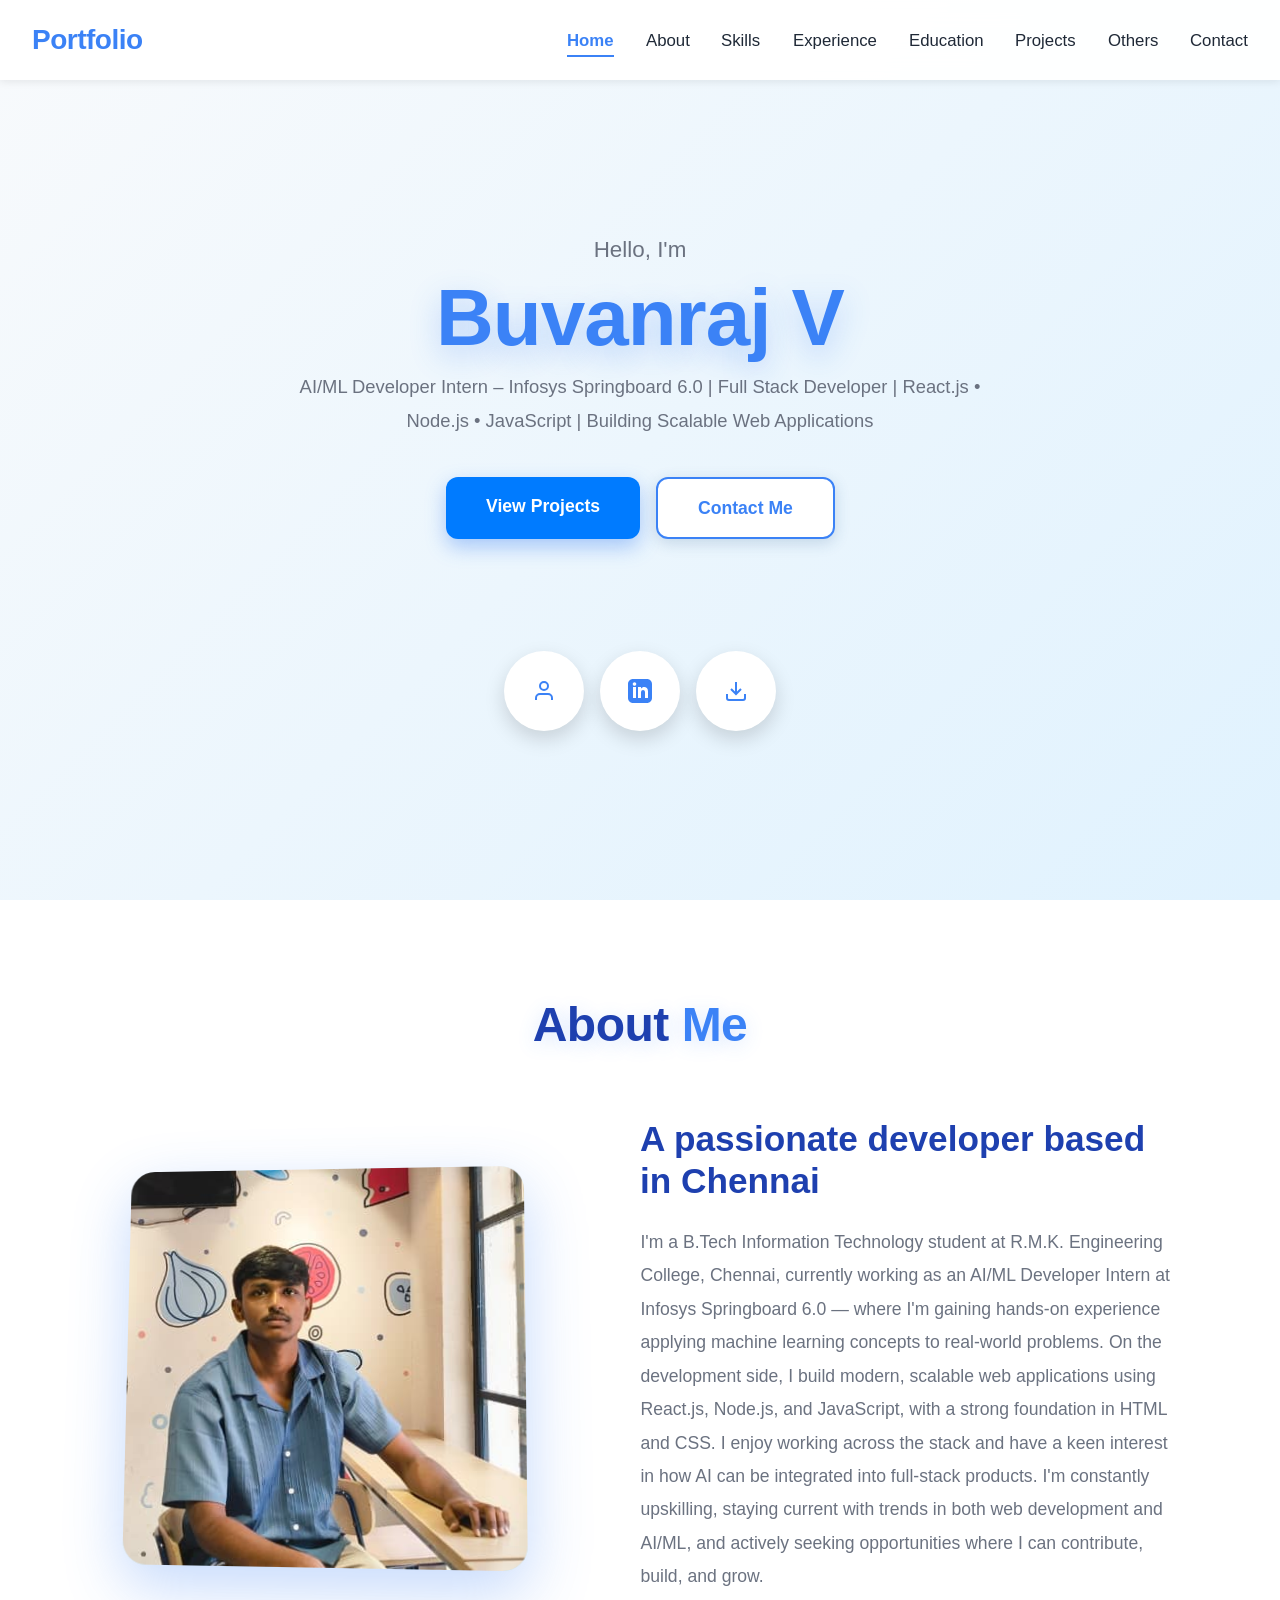
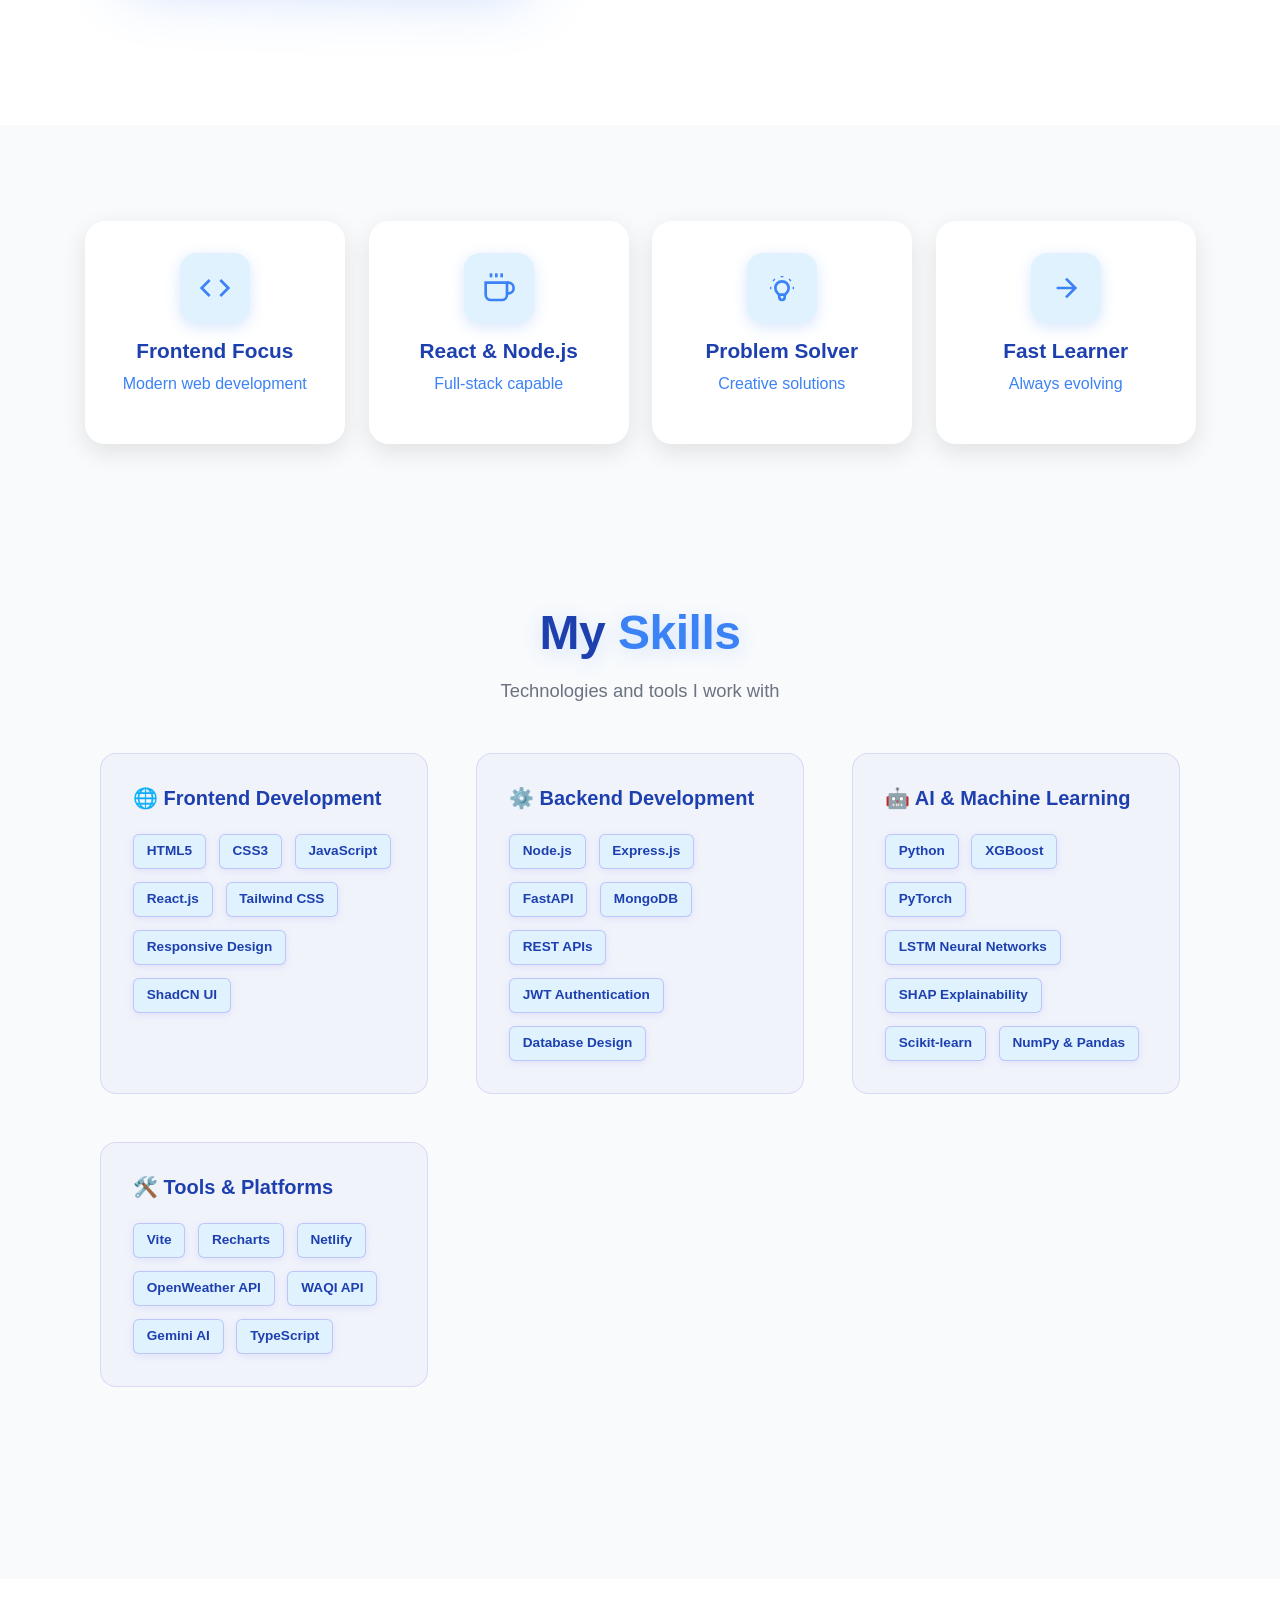
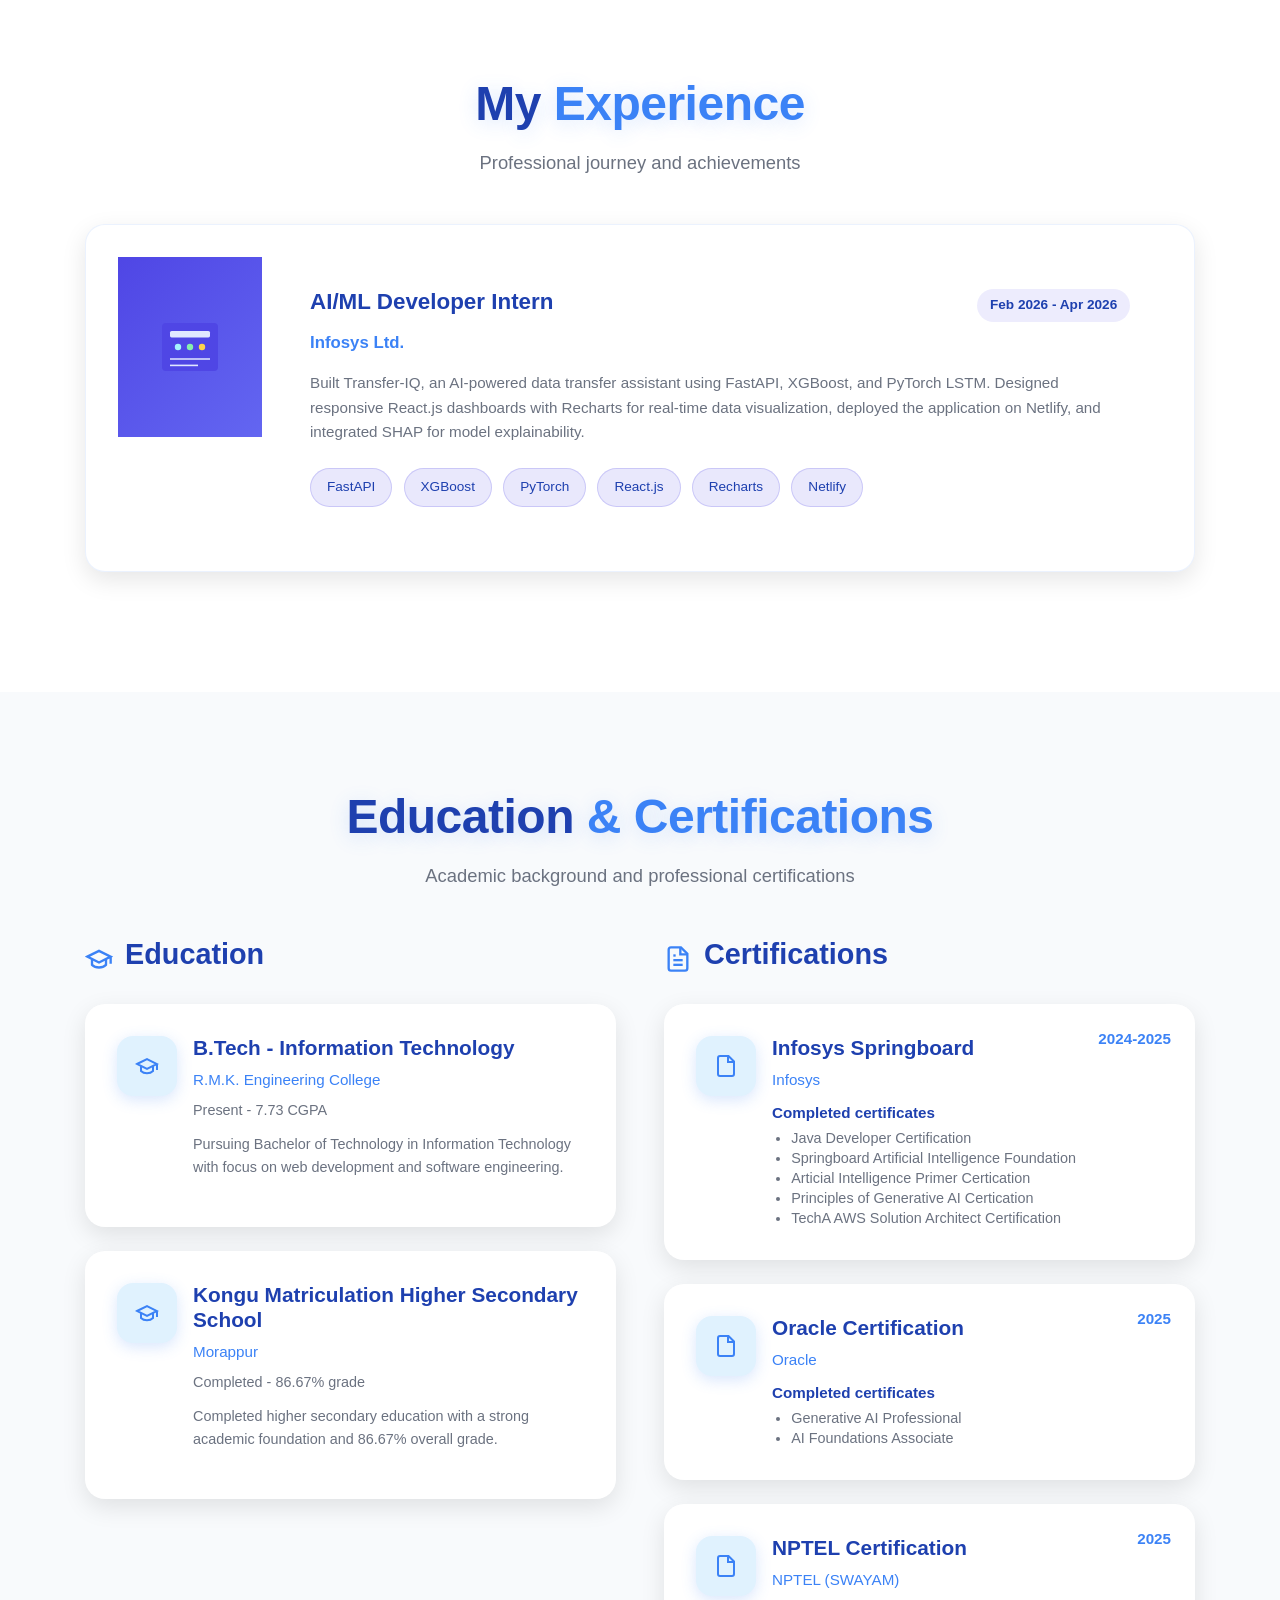
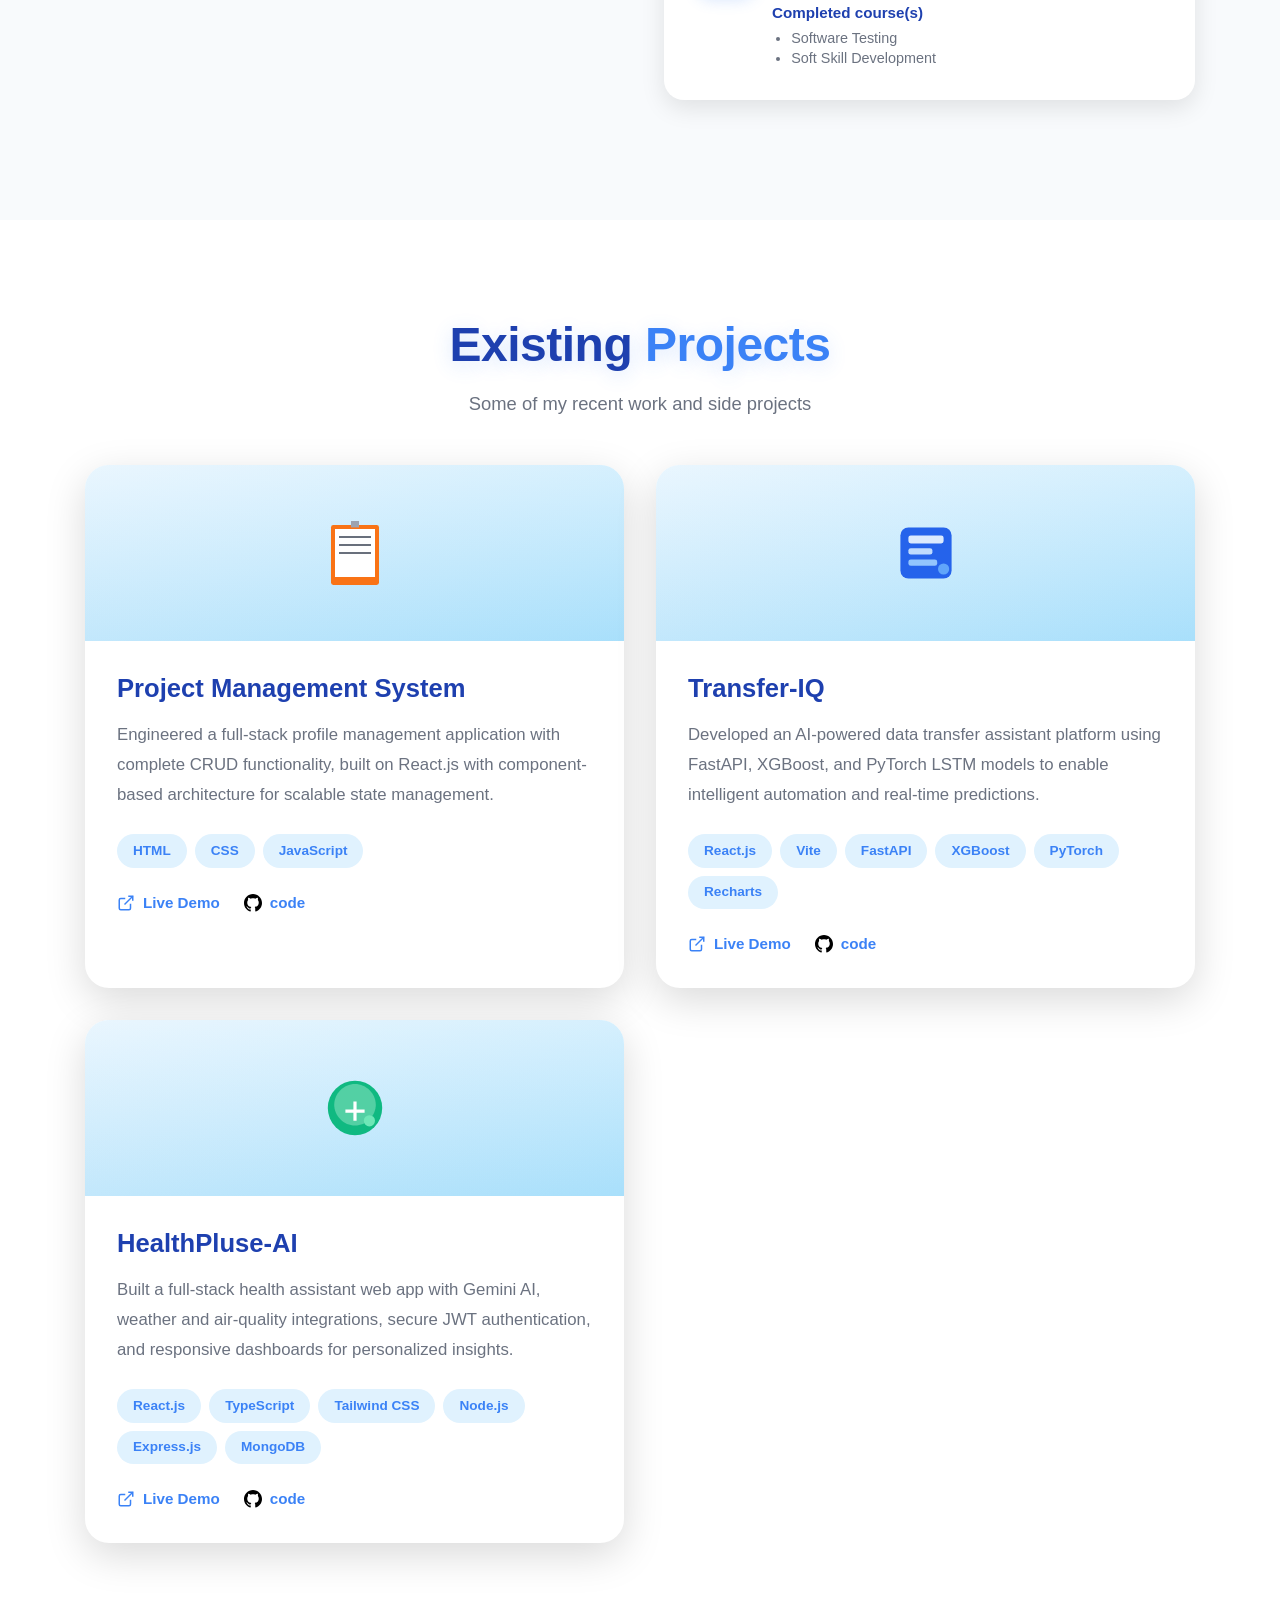
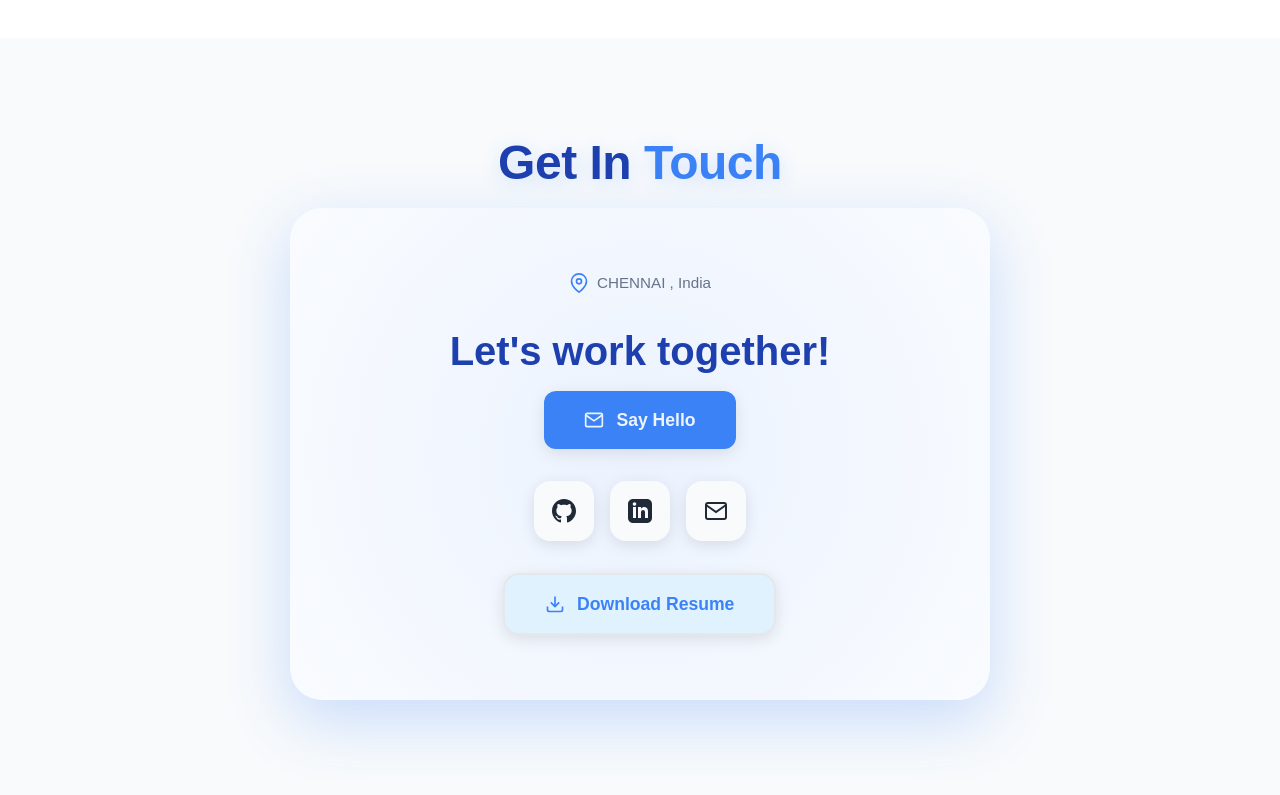
<file: index.html>
<!DOCTYPE html>
<html lang="en">

<head>
    <meta charset="UTF-8">
    <meta name="viewport" content="width=device-width, initial-scale=1.0">
    <title>BUVANRAJ-Profile</title>
    <link rel="stylesheet" href="style.css">
    <link rel="preconnect" href="https://fonts.googleapis.com">
    <link rel="preconnect" href="https://fonts.gstatic.com" crossorigin>
    <link href="https://fonts.googleapis.com/css2?family=Inter:wght@400;500;600;700;800&display=swap" rel="stylesheet">
    <link rel="stylesheet" href="https://cdn.jsdelivr.net/npm/bootstrap@4.6.2/dist/css/bootstrap.min.css">
</head>

<body>
    </div>
    <!-- Flowing Background Canvas -->
    <canvas id="flowingBackground"></canvas>

    <!-- HEADER -->
    <header class="site-header">
        <div class="header-inner">
            <a href="#home" class="brand">Portfolio</a>
            <nav class="main-nav">
                <a href="#home">Home</a>
                <a href="#about">About</a>
                <a href="#skills">Skills</a>
                <a href="#experience">Experience</a>
                <a href="#education">Education</a>
                <a href="#projects">Projects</a>
                <a href="#others">Others</a>
                <a href="#contact">Contact</a>
            </nav>
        </div>
    </header>

    <!-- HOME SECTION -->
    <section id="home" class="hero">
        <div class="hero-content">
            <p class="greeting">Hello, I'm</p>
            <h1 class="name">Buvanraj V</h1>
        
            <p class="bio">
               AI/ML Developer Intern – Infosys Springboard 6.0 | Full Stack Developer | React.js • Node.js • JavaScript | Building Scalable Web Applications
            </p>
            <div class="hero-buttons">
                <a href="#projects" class="btn-primary">View Projects</a>
                <a href="#contact" class="btn-outline">Contact Me</a>
            </div>
        </div>

        <div class="footer-icons">
            <a href="#about" class="icon-circle" title="About Me">
                <svg width="24" height="24" viewBox="0 0 24 24" fill="none" stroke="currentColor" stroke-width="2">
                    <path d="M20 21v-2a4 4 0 0 0-4-4H8a4 4 0 0 0-4 4v2"></path>
                    <circle cx="12" cy="7" r="4"></circle>
                </svg>
            </a>
            <a href="https://www.linkedin.com/in/buvanraj-v-/" target="_blank" class="icon-circle" title="LinkedIn">
                <svg width="24" height="24" viewBox="0 0 24 24" fill="currentColor">
                    <path
                        d="M19 0h-14c-2.761 0-5 2.239-5 5v14c0 2.761 2.239 5 5 5h14c2.762 0 5-2.239 5-5v-14c0-2.761-2.238-5-5-5zm-11 19h-3v-11h3v11zm-1.5-12.268c-.966 0-1.75-.79-1.75-1.764s.784-1.764 1.75-1.764 1.75.79 1.75 1.764-.783 1.764-1.75 1.764zm13.5 12.268h-3v-5.604c0-3.368-4-3.113-4 0v5.604h-3v-11h3v1.765c1.396-2.586 7-2.777 7 2.476v6.759z" />
                </svg>
            </a>
            <a href="#contact" class="icon-circle" title="Download Resume">
                <svg width="24" height="24" viewBox="0 0 24 24" fill="none" stroke="currentColor" stroke-width="2">
                    <path d="M21 15v4a2 2 0 0 1-2 2H5a2 2 0 0 1-2-2v-4"></path>
                    <polyline points="7 10 12 15 17 10"></polyline>
                    <line x1="12" y1="15" x2="12" y2="3"></line>
                </svg>
            </a>
        </div>


        </div>
    </section>

    <!-- ABOUT ME SECTION -->
    <section id="about" class="section about-section">
        <div class="container">
            <h2 class="section-title">
                <span class="title-part-1">About</span> <span class="title-part-2">Me</span>
            </h2>
            

            <div class="about-content">
                <div class="about-illustration">
                    <div class="illustration-card">
                        <div class="illustration-placeholder">
                            <img src="BUVAN-PROFILE.jpeg" alt="Buvanraj V" class="profile-image">


                            <circle cx="100" cy="80" r="50" fill="#FCD34D" />
                            <rect x="60" y="130" width="80" height="60" rx="5" fill="#A78BFA" />
                            <rect x="70" y="140" width="60" height="40" fill="#374151" />
                            <circle cx="90" cy="70" r="3" fill="#1F2937" />
                            <circle cx="110" cy="70" r="3" fill="#1F2937" />
                            <path d="M85 85 Q100 90 115 85" stroke="#1F2937" stroke-width="2" fill="none" />
                            </svg>
                        </div>
                    </div>
                </div>

                <div class="about-text">
                    <h3 class="about-heading">A passionate developer based in Chennai</h3>
                    <p class="about-paragraph">
                        I'm a B.Tech Information Technology student at R.M.K. Engineering College, Chennai, currently working as an AI/ML Developer Intern at Infosys Springboard 6.0 — where I'm gaining hands-on experience applying machine learning concepts to real-world problems.

On the development side, I build modern, scalable web applications using React.js, Node.js, and JavaScript, with a strong foundation in HTML and CSS. I enjoy working across the stack and have a keen interest in how AI can be integrated into full-stack products.

I'm constantly upskilling, staying current with trends in both web development and AI/ML, and actively seeking opportunities where I can contribute, build, and grow.
                    </p>
                    
                
                </div>
            </div>
        </div>
    </section>

    <!-- SKILLS SECTION -->
    <section id="skills" class="section skills-section">
        <div class="container">
            <div class="skills-attributes">
                <div class="attribute-card">
                    <div class="attribute-icon">
                        <svg width="32" height="32" viewBox="0 0 24 24" fill="none" stroke="currentColor"
                            stroke-width="2">
                            <polyline points="16 18 22 12 16 6"></polyline>
                            <polyline points="8 6 2 12 8 18"></polyline>
                        </svg>
                    </div>
                    <h4>Frontend Focus</h4>
                    <p>Modern web development</p>
                </div>
                <div class="attribute-card">
                    <div class="attribute-icon">
                        <svg width="32" height="32" viewBox="0 0 24 24" fill="none" stroke="currentColor"
                            stroke-width="2">
                            <path d="M18 8h1a4 4 0 0 1 0 8h-1"></path>
                            <path d="M2 8h16v9a4 4 0 0 1-4 4H6a4 4 0 0 1-4-4V8z"></path>
                            <line x1="6" y1="1" x2="6" y2="4"></line>
                            <line x1="10" y1="1" x2="10" y2="4"></line>
                            <line x1="14" y1="1" x2="14" y2="4"></line>
                        </svg>
                    </div>
                    <h4>React & Node.js</h4>
                    <p>Full-stack capable</p>
                </div>
                <div class="attribute-card">
                    <div class="attribute-icon">
                        <svg width="32" height="32" viewBox="0 0 24 24" fill="none" stroke="currentColor"
                            stroke-width="2">
                            <path
                                d="M9.663 17h4.673M12 3v1m6.364 1.636l-.707.707M21 12h-1M4 12H3m3.343-5.657l-.707-.707m2.828 9.9a5 5 0 117.072 0l-.548.547A3.374 3.374 0 0014 18.469V19a2 2 0 11-4 0v-.531c0-.895-.356-1.754-.988-2.386l-.548-.547z">
                            </path>
                        </svg>
                    </div>
                    <h4>Problem Solver</h4>
                    <p>Creative solutions</p>
                </div>
                <div class="attribute-card">
                    <div class="attribute-icon">
                        <svg width="32" height="32" viewBox="0 0 24 24" fill="none" stroke="currentColor"
                            stroke-width="2">
                            <path d="M5 12h14M12 5l7 7-7 7"></path>
                        </svg>
                    </div>
                    <h4>Fast Learner</h4>
                    <p>Always evolving</p>
                </div>
            </div>


            <!-- SKILLS SECTION -->
            <section id="skills" class="section skills-section">
                <div class="container">

                    <h2 class="section-title">
                        <span class="title-part-1">My</span>
                        <span class="title-part-2">Skills</span>
                    </h2>
                    <p class="section-subtitle">Technologies and tools I work with</p>

                    <!-- SKILLS TAG CLOUD -->
                    <div class="skills-container">
                        <!-- FRONTEND SKILLS -->
                        <div class="skills-category frontend">
                            <h3 class="category-title">🌐 Frontend Development</h3>
                            <div class="skills-tags">
                                <span class="skill-tag">HTML5</span>
                                <span class="skill-tag">CSS3</span>
                                <span class="skill-tag">JavaScript</span>
                                <span class="skill-tag">React.js</span>
                                <span class="skill-tag">Tailwind CSS</span>
                                <span class="skill-tag">Responsive Design</span>
                                <span class="skill-tag">ShadCN UI</span>
                            </div>
                        </div>

                        <!-- BACKEND SKILLS -->
                        <div class="skills-category backend">
                            <h3 class="category-title">⚙️ Backend Development</h3>
                            <div class="skills-tags">
                                <span class="skill-tag">Node.js</span>
                                <span class="skill-tag">Express.js</span>
                                <span class="skill-tag">FastAPI</span>
                                <span class="skill-tag">MongoDB</span>
                                <span class="skill-tag">REST APIs</span>
                                <span class="skill-tag">JWT Authentication</span>
                                <span class="skill-tag">Database Design</span>
                            </div>
                        </div>

                        <!-- AI/ML SKILLS -->
                        <div class="skills-category aiml">
                            <h3 class="category-title">🤖 AI & Machine Learning</h3>
                            <div class="skills-tags">
                                <span class="skill-tag">Python</span>
                                <span class="skill-tag">XGBoost</span>
                                <span class="skill-tag">PyTorch</span>
                                <span class="skill-tag">LSTM Neural Networks</span>
                                <span class="skill-tag">SHAP Explainability</span>
                                <span class="skill-tag">Scikit-learn</span>
                                <span class="skill-tag">NumPy & Pandas</span>
                            </div>
                        </div>

                        <!-- TOOLS & PLATFORMS -->
                        <div class="skills-category tools">
                            <h3 class="category-title">🛠️ Tools & Platforms</h3>
                            <div class="skills-tags">
                                <span class="skill-tag">Vite</span>
                                <span class="skill-tag">Recharts</span>
                                <span class="skill-tag">Netlify</span>
                                <span class="skill-tag">OpenWeather API</span>
                                <span class="skill-tag">WAQI API</span>
                                <span class="skill-tag">Gemini AI</span>
                                <span class="skill-tag">TypeScript</span>
                            </div>
                        </div>
                    </div>

                </div>
        </div>
    </section>



    <!-- EXPERIENCE SECTION -->
    <section id="experience" class="section experience-section">
        <div class="container">
            <h2 class="section-title">
                <span class="title-part-1">My</span> <span class="title-part-2">Experience</span>
            </h2>
            <p class="section-subtitle">Professional journey and achievements</p>
            <div class="experience-grid">
                <div class="experience-card">
                    <div class="experience-icon-area">
                        <div class="experience-icon">
                            <svg width="80" height="80" viewBox="0 0 100 100">
                                <rect x="15" y="20" width="70" height="60" rx="5" fill="#4F46E5" />
                                <rect x="25" y="30" width="50" height="8" rx="2" fill="#E0E7FF" />
                                <circle cx="35" cy="50" r="4" fill="#A5F3FC" />
                                <circle cx="50" cy="50" r="4" fill="#86EFAC" />
                                <circle cx="65" cy="50" r="4" fill="#FCD34D" />
                                <path d="M25 65h50" stroke="#E0E7FF" stroke-width="2" />
                                <path d="M25 73h35" stroke="#E0E7FF" stroke-width="2" />
                            </svg>
                        </div>
                    </div>
                    <div class="experience-body">
                        <div class="experience-header">
                            <h3>AI/ML Developer Intern</h3>
                            <span class="experience-date">Feb 2026 - Apr 2026</span>
                        </div>
                        <p class="company-name">Infosys Ltd.</p>
                        <p class="experience-description">Built Transfer-IQ, an AI-powered data transfer assistant using FastAPI, XGBoost, and PyTorch LSTM. Designed responsive React.js dashboards with Recharts for real-time data visualization, deployed the application on Netlify, and integrated SHAP for model explainability.</p>
                        <div class="experience-tags">
                            <span class="exp-tag">FastAPI</span>
                            <span class="exp-tag">XGBoost</span>
                            <span class="exp-tag">PyTorch</span>
                            <span class="exp-tag">React.js</span>
                            <span class="exp-tag">Recharts</span>
                            <span class="exp-tag">Netlify</span>
                        </div>
                    </div>
                </div>
            </div>
        </div>
    </section>

    <!-- EDUCATION & CERTIFICATIONS SECTION -->
    <section id="education" class="section education-section">
        <div class="container">
            <h2 class="section-title">
                <span class="title-part-1">Education</span> <span class="title-part-2">& Certifications</span>
            </h2>
            <p class="section-subtitle">Academic background and professional certifications</p>

            <div class="education-content">
                <div class="education-column">
                    <div class="column-header">
                        <svg width="24" height="24" viewBox="0 0 24 24" fill="none" stroke="currentColor"
                            stroke-width="2">
                            <path d="M22 10v6M2 10l10-5 10 5-10 5z"></path>
                            <path d="M6 12v5c3 3 9 3 12 0v-5"></path>
                        </svg>
                        <h3>Education</h3>
                    </div>
                    <div class="education-card">
                        <div class="card-icon">
                            <svg width="24" height="24" viewBox="0 0 24 24" fill="none" stroke="currentColor"
                                stroke-width="2">
                                <path d="M22 10v6M2 10l10-5 10 5-10 5z"></path>
                                <path d="M6 12v5c3 3 9 3 12 0v-5"></path>
                            </svg>
                        </div>
                        <div class="card-content">
                            <h4>B.Tech - Information Technology</h4>
                            <p class="institution">R.M.K. Engineering College</p>
                            <p class="status">Present - 7.73 CGPA</p>
                            <p class="description">Pursuing Bachelor of Technology in Information Technology with focus
                                on web development and software engineering.</p>
                        </div>
                    </div>
                    <div class="education-card">
                        <div class="card-icon">
                            <svg width="24" height="24" viewBox="0 0 24 24" fill="none" stroke="currentColor"
                                stroke-width="2">
                                <path d="M22 10v6M2 10l10-5 10 5-10 5z"></path>
                                <path d="M6 12v5c3 3 9 3 12 0v-5"></path>
                            </svg>
                        </div>
                        <div class="card-content">
                            <h4>Kongu Matriculation Higher Secondary School</h4>
                            <p class="institution">Morappur</p>
                            <p class="status">Completed - 86.67% grade</p>
                            <p class="description">Completed higher secondary education with a strong academic
                                foundation and 86.67% overall grade.</p>
                        </div>
                    </div>
                </div>

                <div class="certifications-column">
                    <div class="column-header">
                        <svg width="24" height="24" viewBox="0 0 24 24" fill="none" stroke="currentColor"
                            stroke-width="2">
                            <path d="M14.5 2H6a2 2 0 0 0-2 2v16a2 2 0 0 0 2 2h12a2 2 0 0 0 2-2V7.5L14.5 2z"></path>
                            <polyline points="14 2 14 8 20 8"></polyline>
                            <line x1="16" y1="13" x2="8" y2="13"></line>
                            <line x1="16" y1="17" x2="8" y2="17"></line>
                            <polyline points="10 9 9 9 8 9"></polyline>
                        </svg>
                        <h3>Certifications</h3>
                    </div>
                    <div class="certification-card">
                        <div class="card-icon">
                            <svg width="24" height="24" viewBox="0 0 24 24" fill="none" stroke="currentColor"
                                stroke-width="2">
                                <path d="M14.5 2H6a2 2 0 0 0-2 2v16a2 2 0 0 0 2 2h12a2 2 0 0 0 2-2V7.5L14.5 2z"></path>
                                <polyline points="14 2 14 8 20 8"></polyline>
                            </svg>
                        </div>
                        <div class="card-content">
                            <h4>Infosys Springboard</h4>
                            <p class="issuer">Infosys</p>
                            <div class="certificate-details">
                                <h5>Completed certificates</h5>
                                <ul>
                                    <li>Java Developer Certification</li>
                                    <li>Springboard Artificial Intelligence Foundation</li>
                                    <li>Articial Intelligence Primer Certication</li>
                                    <li>Principles of Generative AI Certication</li>
                                    <li>TechA AWS Solution Architect Certification</li>
                                </ul>
                            </div>
                        </div>
                        <span class="year">2024-2025</span>
                    </div>
                    <div class="certification-card">
                        <div class="card-icon">
                            <svg width="24" height="24" viewBox="0 0 24 24" fill="none" stroke="currentColor"
                                stroke-width="2">
                                <path d="M14.5 2H6a2 2 0 0 0-2 2v16a2 2 0 0 0 2 2h12a2 2 0 0 0 2-2V7.5L14.5 2z"></path>
                                <polyline points="14 2 14 8 20 8"></polyline>
                            </svg>
                        </div>
                        <div class="card-content">
                            <h4>Oracle Certification</h4>
                            <p class="issuer">Oracle</p>
                            <div class="certificate-details">
                                <h5>Completed certificates</h5>
                                <ul>
                                    <li>Generative AI Professional</li>
                                    <li>AI Foundations Associate</li>

                                </ul>
                            </div>
                        </div>
                        <span class="year">2025</span>
                    </div>

                    <div class="certification-card">
                        <div class="card-icon">
                            <svg width="24" height="24" viewBox="0 0 24 24" fill="none" stroke="currentColor"
                                stroke-width="2">
                                <path d="M14.5 2H6a2 2 0 0 0-2 2v16a2 2 0 0 0 2 2h12a2 2 0 0 0 2-2V7.5L14.5 2z"></path>
                                <polyline points="14 2 14 8 20 8"></polyline>
                            </svg>
                        </div>
                        <div class="card-content">
                            <h4>NPTEL Certification</h4>
                            <p class="issuer">NPTEL (SWAYAM)</p>
                            <div class="certificate-details">
                                <h5>Completed course(s)</h5>
                                <ul>
                                    <li>Software Testing</li>
                                    <li>Soft Skill Development</li>
                                </ul>
                            </div>
                        </div>
                        <span class="year">2025</span>
                    </div>
                </div>
            </div>
        </div>
    </section>

    <!-- PROJECTS SECTION -->
    <section id="projects" class="section projects-section">
        <div class="container">
            <h2 class="section-title">
                <span class="title-part-1">Existing</span> <span class="title-part-2">Projects</span>
            </h2>
            <p class="section-subtitle">Some of my recent work and side projects</p>

            <div class="projects-grid">
                <div class="project-card">
                    <div class="project-icon-area">
                        <div class="project-icon">
                            <svg width="80" height="80" viewBox="0 0 100 100">
                                <rect x="20" y="15" width="60" height="75" rx="3" fill="#F97316" />
                                <rect x="25" y="20" width="50" height="60" fill="#FFFFFF" />
                                <line x1="30" y1="30" x2="70" y2="30" stroke="#374151" stroke-width="2" />
                                <line x1="30" y1="40" x2="70" y2="40" stroke="#374151" stroke-width="2" />
                                <line x1="30" y1="50" x2="70" y2="50" stroke="#374151" stroke-width="2" />
                                <rect x="45" y="10" width="10" height="8" fill="#9CA3AF" />
                            </svg>
                        </div>
                    </div>
                    <div class="project-body">
                        <h3>Project Management System </h3>
                        <p> Engineered a full-stack profile management application with complete CRUD functionality, built on React.js with
component-based architecture for scalable state management.
                        </p>
                        <div class="project-tags">
                            <span class="tag">HTML</span>
                            <span class="tag">CSS</span>
                            <span class="tag">JavaScript</span>
                        </div>
                        <div class="project-links">
                            <a href=" https://profileretriever.vercel.app/" class="project-link">
                                <svg width="16" height="16" viewBox="0 0 24 24" fill="none" stroke="currentColor"
                                    stroke-width="2">
                                    <path d="M18 13v6a2 2 0 0 1-2 2H5a2 2 0 0 1-2-2V8a2 2 0 0 1 2-2h6"></path>
                                    <polyline points="15 3 21 3 21 9"></polyline>
                                    <line x1="10" y1="14" x2="21" y2="3"></line>
                                </svg>
                                Live Demo
                            </a>
                            <a href="https://github.com/Buvan-Buddu/PMS" class="project-link">
                                <svg width="16" height="16" viewBox="0 0 24 24">
                                    <path
                                        d="M12 0c-6.626 0-12 5.373-12 12 0 5.302 3.438 9.8 8.207 11.387.599.111.793-.261.793-.577v-2.234c-3.338.726-4.033-1.416-4.033-1.416-.546-1.387-1.333-1.756-1.333-1.756-1.089-.745.083-.729.083-.729 1.205.084 1.839 1.237 1.839 1.237 1.07 1.834 2.807 1.304 3.492.997.107-.775.418-1.305.762-1.604-2.665-.305-5.467-1.334-5.467-5.931 0-1.311.469-2.381 1.236-3.221-.124-.303-.535-1.524.117-3.176 0 0 1.008-.322 3.301 1.23.957-.266 1.983-.399 3.003-.404 1.02.005 2.047.138 3.006.404 2.291-1.552 3.297-1.23 3.297-1.23.653 1.653.242 2.874.118 3.176.77.84 1.235 1.911 1.235 3.221 0 4.609-2.807 5.624-5.479 5.921.43.372.823 1.102.823 2.222v3.293c0 .319.192.694.801.576 4.765-1.589 8.199-6.086 8.199-11.386 0-6.627-5.373-12-12-12z" />

                                </svg>
                                code
                            </a>
                        </div>
                    </div>
                </div>

                <div class="project-card">
                    <div class="project-icon-area">
                        <div class="project-icon">
                            <svg width="80" height="80" viewBox="0 0 100 100">
                                <rect x="18" y="18" width="64" height="64" rx="10" fill="#2563EB" />
                                <rect x="28" y="28" width="44" height="10" rx="3" fill="#DBEAFE" />
                                <rect x="28" y="44" width="30" height="8" rx="3" fill="#BFDBFE" />
                                <rect x="28" y="58" width="36" height="8" rx="3" fill="#93C5FD" />
                                <circle cx="72" cy="70" r="7" fill="#60A5FA" />
                            </svg>
                        </div>
                    </div>
                    <div class="project-body">
                        <h3>Transfer-IQ</h3>
                        <p>Developed an AI-powered data transfer assistant platform using FastAPI, XGBoost, and PyTorch LSTM models to enable intelligent automation and real-time predictions.</p>
                        <div class="project-tags">
                            <span class="tag">React.js</span>
                            <span class="tag">Vite</span>
                            <span class="tag">FastAPI</span>
                            <span class="tag">XGBoost</span>
                            <span class="tag">PyTorch</span>
                            <span class="tag">Recharts</span>
                        </div>
                        <div class="project-links">
                            <a href=" https://transfer-iq-infosys.onrender.com/" class="project-link">
                                <svg width="16" height="16" viewBox="0 0 24 24" fill="none" stroke="currentColor"
                                    stroke-width="2">
                                    <path d="M18 13v6a2 2 0 0 1-2 2H5a2 2 0 0 1-2-2V8a2 2 0 0 1 2-2h6"></path>
                                    <polyline points="15 3 21 3 21 9"></polyline>
                                    <line x1="10" y1="14" x2="21" y2="3"></line>
                                </svg>
                                Live Demo
                            </a>
                            <a href="https://github.com/Buvan-Buddu/Transfer-IQ" class="project-link">
                                <svg width="16" height="16" viewBox="0 0 24 24">
                                    <path
                                        d="M12 0c-6.626 0-12 5.373-12 12 0 5.302 3.438 9.8 8.207 11.387.599.111.793-.261.793-.577v-2.234c-3.338.726-4.033-1.416-4.033-1.416-.546-1.387-1.333-1.756-1.333-1.756-1.089-.745.083-.729.083-.729 1.205.084 1.839 1.237 1.839 1.237 1.07 1.834 2.807 1.304 3.492.997.107-.775.418-1.305.762-1.604-2.665-.305-5.467-1.334-5.467-5.931 0-1.311.469-2.381 1.236-3.221-.124-.303-.535-1.524.117-3.176 0 0 1.008-.322 3.301 1.23.957-.266 1.983-.399 3.003-.404 1.02.005 2.047.138 3.006.404 2.291-1.552 3.297-1.23 3.297-1.23.653 1.653.242 2.874.118 3.176.77.84 1.235 1.911 1.235 3.221 0 4.609-2.807 5.624-5.479 5.921.43.372.823 1.102.823 2.222v3.293c0 .319.192.694.801.576 4.765-1.589 8.199-6.086 8.199-11.386 0-6.627-5.373-12-12-12z" />

                                </svg>
                                code
                            </a>
                        </div>
                    </div>
                </div>

                <div class="project-card">
                    <div class="project-icon-area">
                        <div class="project-icon">
                            <svg width="80" height="80" viewBox="0 0 100 100">
                                <circle cx="50" cy="50" r="34" fill="#10B981" />
                                <path d="M50 20c14 0 26 12 26 26S64 72 50 72 24 60 24 46 36 20 50 20Z" fill="#D1FAE5" opacity="0.35" />
                                <path d="M38 52h10V42h4v10h10v4H52v10h-4V56H38z" fill="#FFFFFF" />
                                <circle cx="68" cy="66" r="7" fill="#6EE7B7" />
                            </svg>
                        </div>
                    </div>
                    <div class="project-body">
                        <h3>HealthPluse-AI</h3>
                        <p>Built a full-stack health assistant web app with Gemini AI, weather and air-quality integrations, secure JWT authentication, and responsive dashboards for personalized insights.</p>
                        <div class="project-tags">
                            <span class="tag">React.js</span>
                            <span class="tag">TypeScript</span>
                            <span class="tag">Tailwind CSS</span>
                            <span class="tag">Node.js</span>
                            <span class="tag">Express.js</span>
                            <span class="tag">MongoDB</span>
                        </div>
                       <div class="project-links">
                            <a href=" https://healthpluse-ai.netlify.app/" class="project-link">
                                <svg width="16" height="16" viewBox="0 0 24 24" fill="none" stroke="currentColor"
                                    stroke-width="2">
                                    <path d="M18 13v6a2 2 0 0 1-2 2H5a2 2 0 0 1-2-2V8a2 2 0 0 1 2-2h6"></path>
                                    <polyline points="15 3 21 3 21 9"></polyline>
                                    <line x1="10" y1="14" x2="21" y2="3"></line>
                                </svg>
                                Live Demo
                            </a>
                            <a href="https://github.com/akash14102006/Health-pulse-AI" class="project-link">
                                <svg width="16" height="16" viewBox="0 0 24 24">
                                    <path
                                        d="M12 0c-6.626 0-12 5.373-12 12 0 5.302 3.438 9.8 8.207 11.387.599.111.793-.261.793-.577v-2.234c-3.338.726-4.033-1.416-4.033-1.416-.546-1.387-1.333-1.756-1.333-1.756-1.089-.745.083-.729.083-.729 1.205.084 1.839 1.237 1.839 1.237 1.07 1.834 2.807 1.304 3.492.997.107-.775.418-1.305.762-1.604-2.665-.305-5.467-1.334-5.467-5.931 0-1.311.469-2.381 1.236-3.221-.124-.303-.535-1.524.117-3.176 0 0 1.008-.322 3.301 1.23.957-.266 1.983-.399 3.003-.404 1.02.005 2.047.138 3.006.404 2.291-1.552 3.297-1.23 3.297-1.23.653 1.653.242 2.874.118 3.176.77.84 1.235 1.911 1.235 3.221 0 4.609-2.807 5.624-5.479 5.921.43.372.823 1.102.823 2.222v3.293c0 .319.192.694.801.576 4.765-1.589 8.199-6.086 8.199-11.386 0-6.627-5.373-12-12-12z" />

                                </svg>
                                code
                            </a>
                        </div>
                    </div>
                </div>
            </div>
        </div>
    </section>

    

    <!-- CONTACT SECTION -->
    <section id="contact" class="section contact-section">
        <div class="container">
            <h2 class="section-title">
                <span class="title-part-1">Get In</span> <span class="title-part-2">Touch</span>
            </h2>
           
            <div class="contact-card">
                <div class="contact-location">
                    <svg width="20" height="20" viewBox="0 0 24 24" fill="none" stroke="currentColor" stroke-width="2">
                        <path d="M21 10c0 7-9 13-9 13s-9-6-9-13a9 9 0 0 1 18 0z"></path>
                        <circle cx="12" cy="10" r="3"></circle>
                    </svg>
                    <span>CHENNAI , India</span>
                </div>

                <h3 class="contact-heading">Let's work together!</h3>
               
                <button class="btn-say-hello" id="openContactModal">
                    <svg width="20" height="20" viewBox="0 0 24 24" fill="none" stroke="currentColor" stroke-width="2">
                        <path d="M4 4h16c1.1 0 2 .9 2 2v12c0 1.1-.9 2-2 2H4c-1.1 0-2-.9-2-2V6c0-1.1.9-2 2-2z"></path>
                        <polyline points="22,6 12,13 2,6"></polyline>
                    </svg>
                    Say Hello
                </button>

                <div class="contact-social">
                    <a href="https://github.com/Buvan-Buddu" target="_blank" class="social-icon">
                        <svg width="24" height="24" viewBox="0 0 24 24" fill="currentColor">
                            <path
                                d="M12 0c-6.626 0-12 5.373-12 12 0 5.302 3.438 9.8 8.207 11.387.599.111.793-.261.793-.577v-2.234c-3.338.726-4.033-1.416-4.033-1.416-.546-1.387-1.333-1.756-1.333-1.756-1.089-.745.083-.729.083-.729 1.205.084 1.839 1.237 1.839 1.237 1.07 1.834 2.807 1.304 3.492.997.107-.775.418-1.305.762-1.604-2.665-.305-5.467-1.334-5.467-5.931 0-1.311.469-2.381 1.236-3.221-.124-.303-.535-1.524.117-3.176 0 0 1.008-.322 3.301 1.23.957-.266 1.983-.399 3.003-.404 1.02.005 2.047.138 3.006.404 2.291-1.552 3.297-1.23 3.297-1.23.653 1.653.242 2.874.118 3.176.77.84 1.235 1.911 1.235 3.221 0 4.609-2.807 5.624-5.479 5.921.43.372.823 1.102.823 2.222v3.293c0 .319.192.694.801.576 4.765-1.589 8.199-6.086 8.199-11.386 0-6.627-5.373-12-12-12z" />
                        </svg>
                    </a>
                    <a href="https://www.linkedin.com/in/buvanraj-v-/" target="_blank" class="social-icon">
                        <svg width="24" height="24" viewBox="0 0 24 24" fill="currentColor">
                            <path
                                d="M19 0h-14c-2.761 0-5 2.239-5 5v14c0 2.761 2.239 5 5 5h14c2.762 0 5-2.239 5-5v-14c0-2.761-2.238-5-5-5zm-11 19h-3v-11h3v11zm-1.5-12.268c-.966 0-1.75-.79-1.75-1.764s.784-1.764 1.75-1.764 1.75.79 1.75 1.764-.783 1.764-1.75 1.764zm13.5 12.268h-3v-5.604c0-3.368-4-3.113-4 0v5.604h-3v-11h3v1.765c1.396-2.586 7-2.777 7 2.476v6.759z" />
                        </svg>
                    </a>
                    <a href="mailto:rajbuavn66@gmail.com" class="social-icon">
                        <svg width="24" height="24" viewBox="0 0 24 24" fill="none" stroke="currentColor"
                            stroke-width="2">
                            <path d="M4 4h16c1.1 0 2 .9 2 2v12c0 1.1-.9 2-2 2H4c-1.1 0-2-.9-2-2V6c0-1.1.9-2 2-2z">
                            </path>
                            <polyline points="22,6 12,13 2,6"></polyline>
                        </svg>
                    </a>
                </div>
                <a href="BUVANRAJ-FINAL-26.pdf" download class="contact-download-resume">
                    <button class="btn-download-resume">
                        <svg width="20" height="20" viewBox="0 0 24 24" fill="none" stroke="currentColor"
                            stroke-width="2">
                            <path d="M21 15v4a2 2 0 0 1-2 2H5a2 2 0 0 1-2-2v-4"></path>
                            <polyline points="7 10 12 15 17 10"></polyline>
                            <line x1="12" y1="15" x2="12" y2="3"></line>
                        </svg>
                        Download Resume
                    </button>
                </a>
            </div>
        </div>
    </section>

    <!-- CONTACT MODAL -->
    <div id="contactModal" class="contact-modal">
        <div class="modal-overlay"></div>
        <div class="modal-content">
            <button class="modal-close" id="closeContactModal">
                <svg width="24" height="24" viewBox="0 0 24 24" fill="none" stroke="currentColor" stroke-width="2">
                    <line x1="18" y1="6" x2="6" y2="18"></line>
                    <line x1="6" y1="6" x2="18" y2="18"></line>
                </svg>
            </button>
            <div class="modal-header">
                <h2>Send Me a Message</h2>

            </div>
            <form id="contactForm" class="contact-form-modal">
                <div class="form-group">
                    <label for="contactName">Your Name <span class="required">*</span></label>
                    <input type="text" id="contactName" name="name" required placeholder="Enter your full name">
                </div>

                <div class="form-group">
                    <label for="contactEmail">Your Email <span class="required">*</span></label>
                    <input type="email" id="contactEmail" name="email" required placeholder="your.email@example.com">
                </div>



                <div class="form-group">
                    <label for="contactMessage">Message <span class="required">*</span></label>
                    <textarea id="contactMessage" name="message" rows="5" required
                        placeholder="Tell me about your project or whatever you want to say..."></textarea>
                </div>

                <div class="form-actions">
                    <button type="button" class="btn-cancel" id="cancelContactForm">Cancel</button>
                    <button type="submit" class="btn-submit">
                        <svg width="18" height="18" viewBox="0 0 24 24" fill="none" stroke="currentColor"
                            stroke-width="2">
                            <line x1="22" y1="2" x2="11" y2="13"></line>
                            <polygon points="22 2 15 22 11 13 2 9 22 2"></polygon>
                        </svg>
                        Send Message
                    </button>
                </div>
            </form>
        </div>
    </div>
    <script src="https://code.jquery.com/jquery-3.6.0.min.js"></script>
    <script src="https://cdn.jsdelivr.net/npm/bootstrap@4.6.2/dist/js/bootstrap.bundle.min.js"></script>

    <script src="script.js"></script>
</body>

</html>
</file>
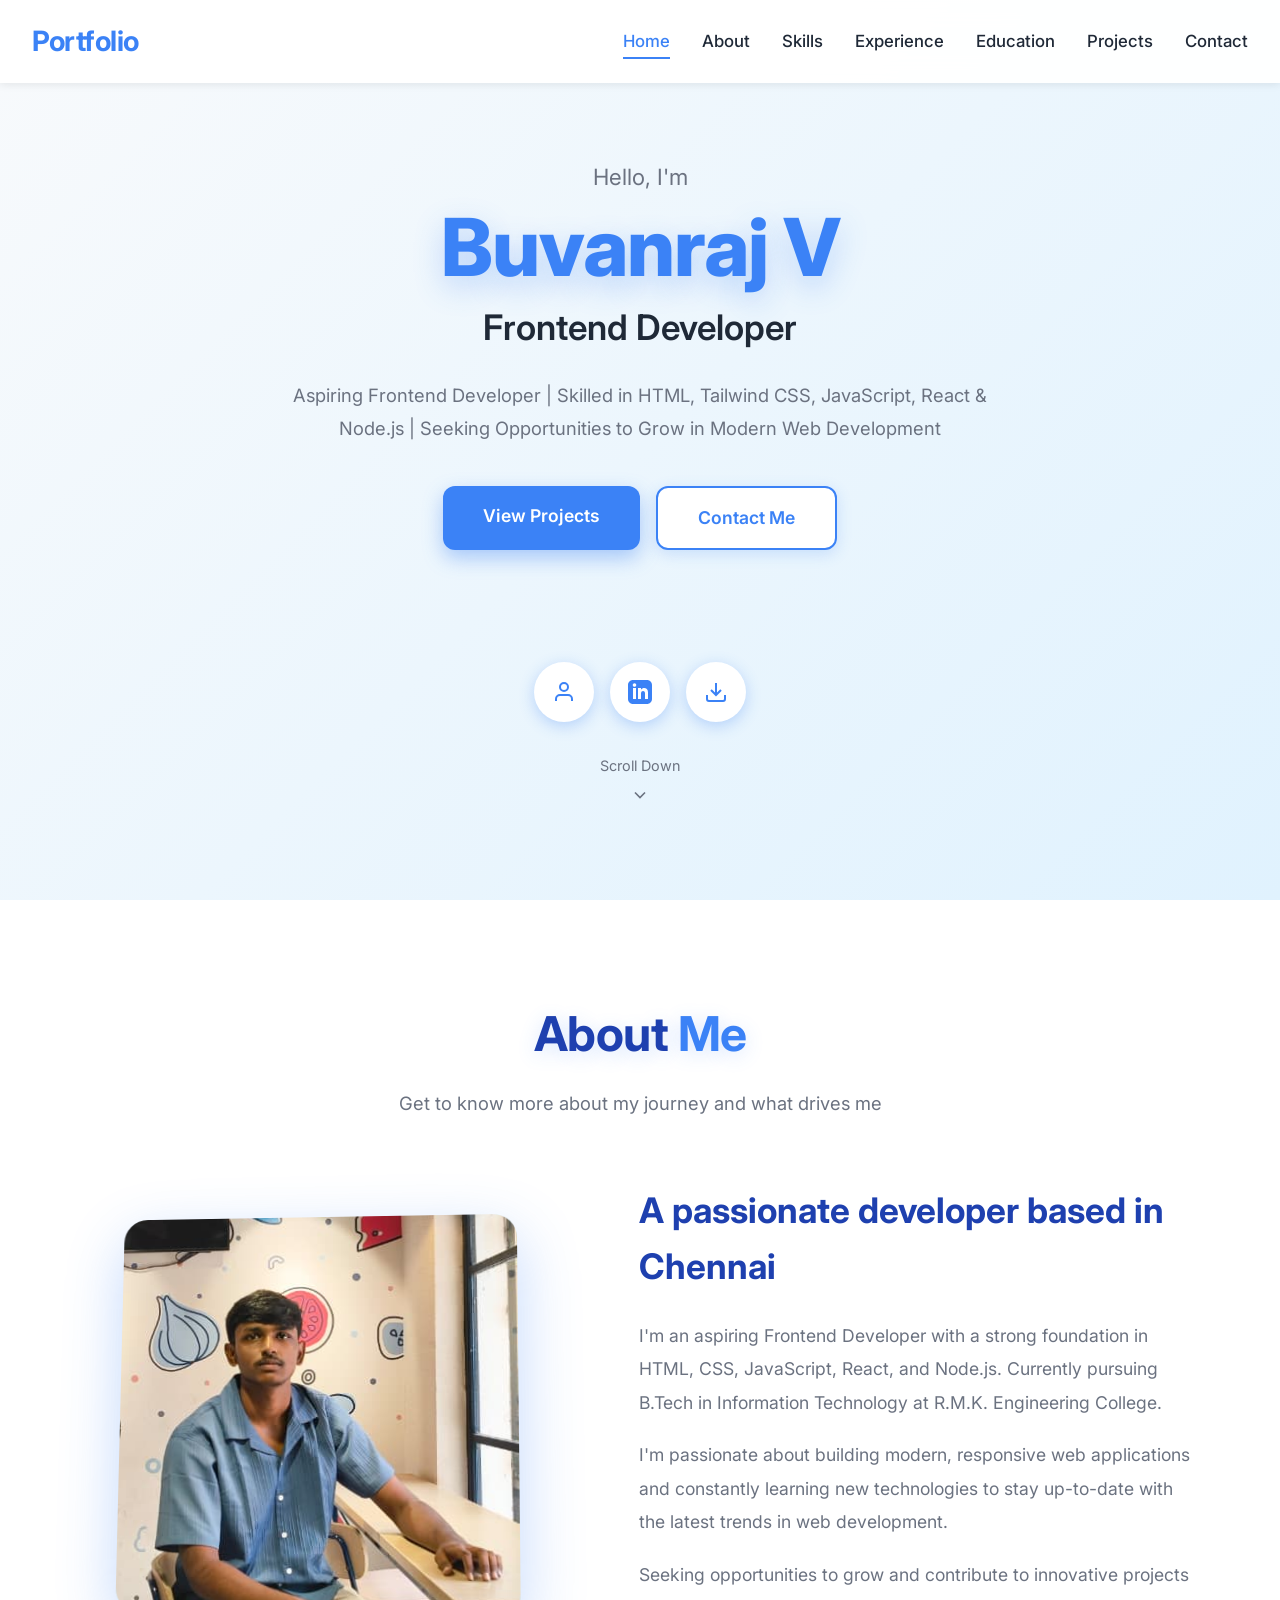
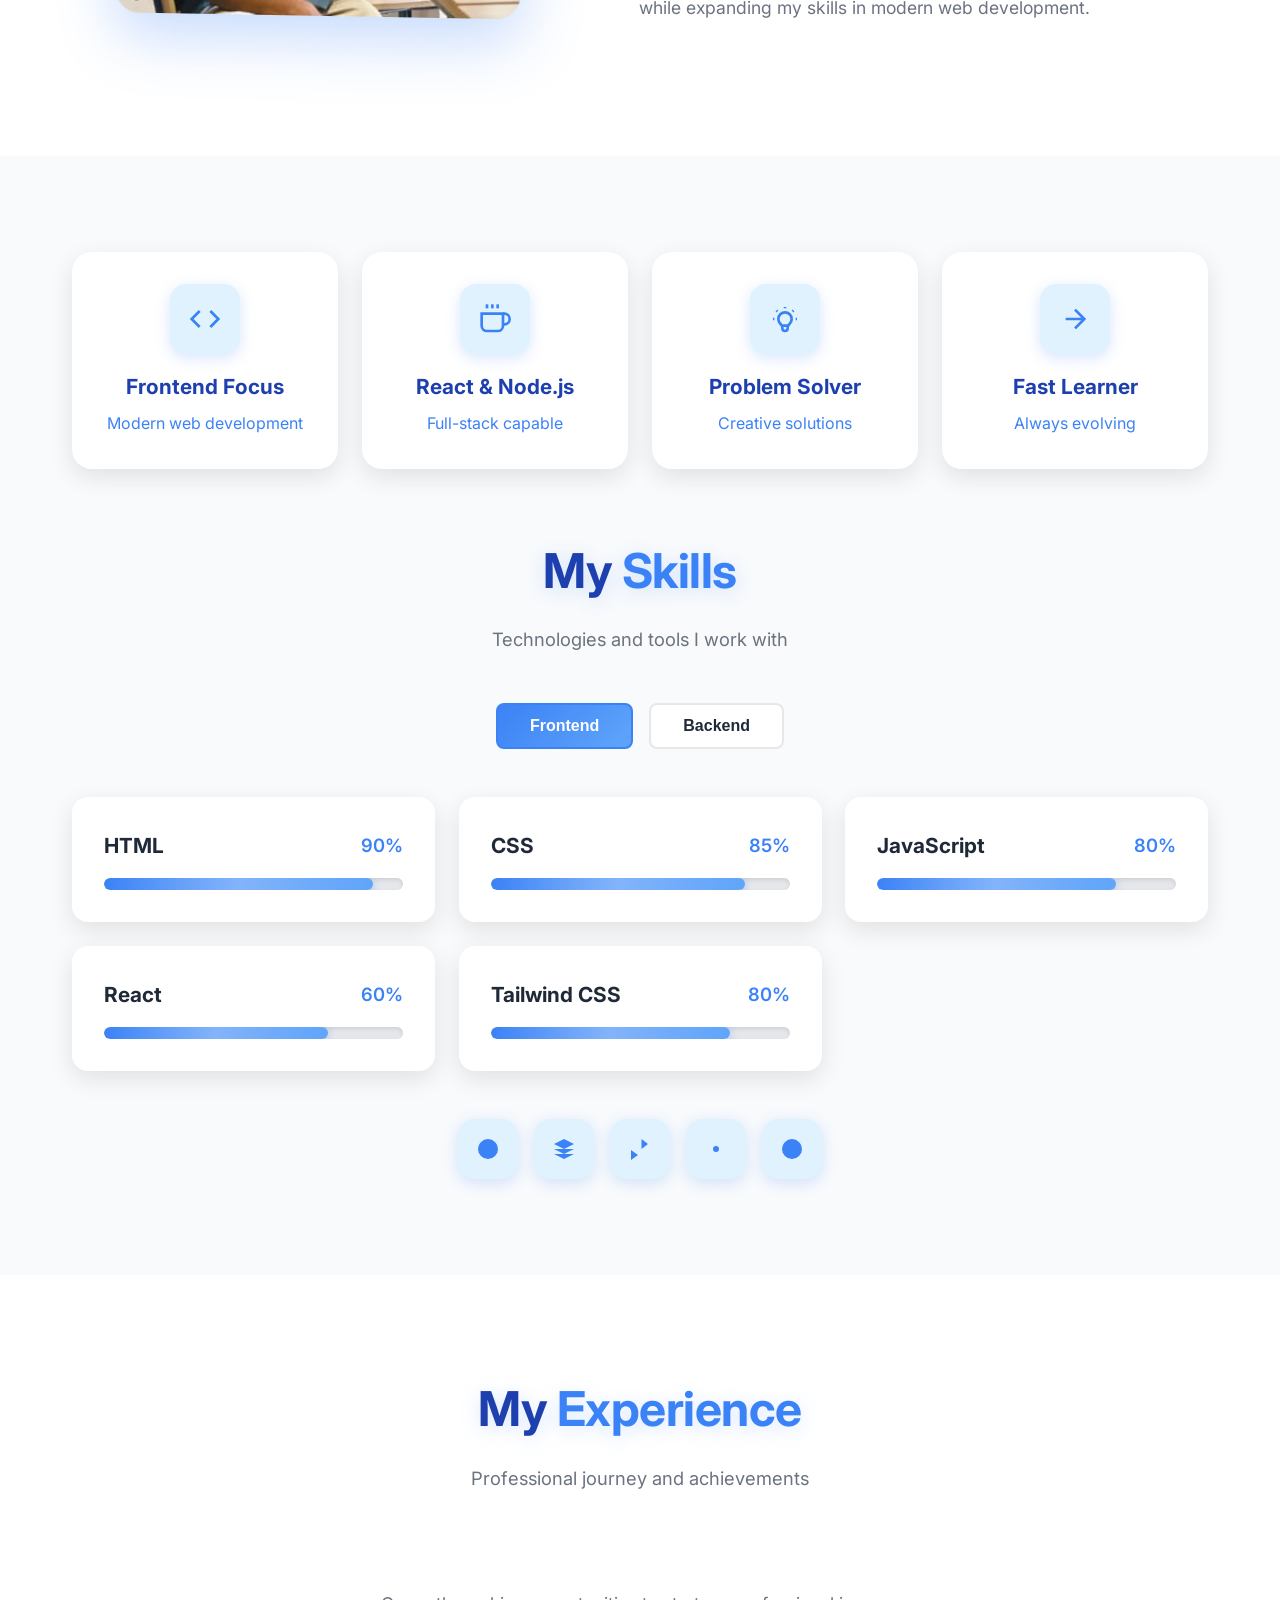
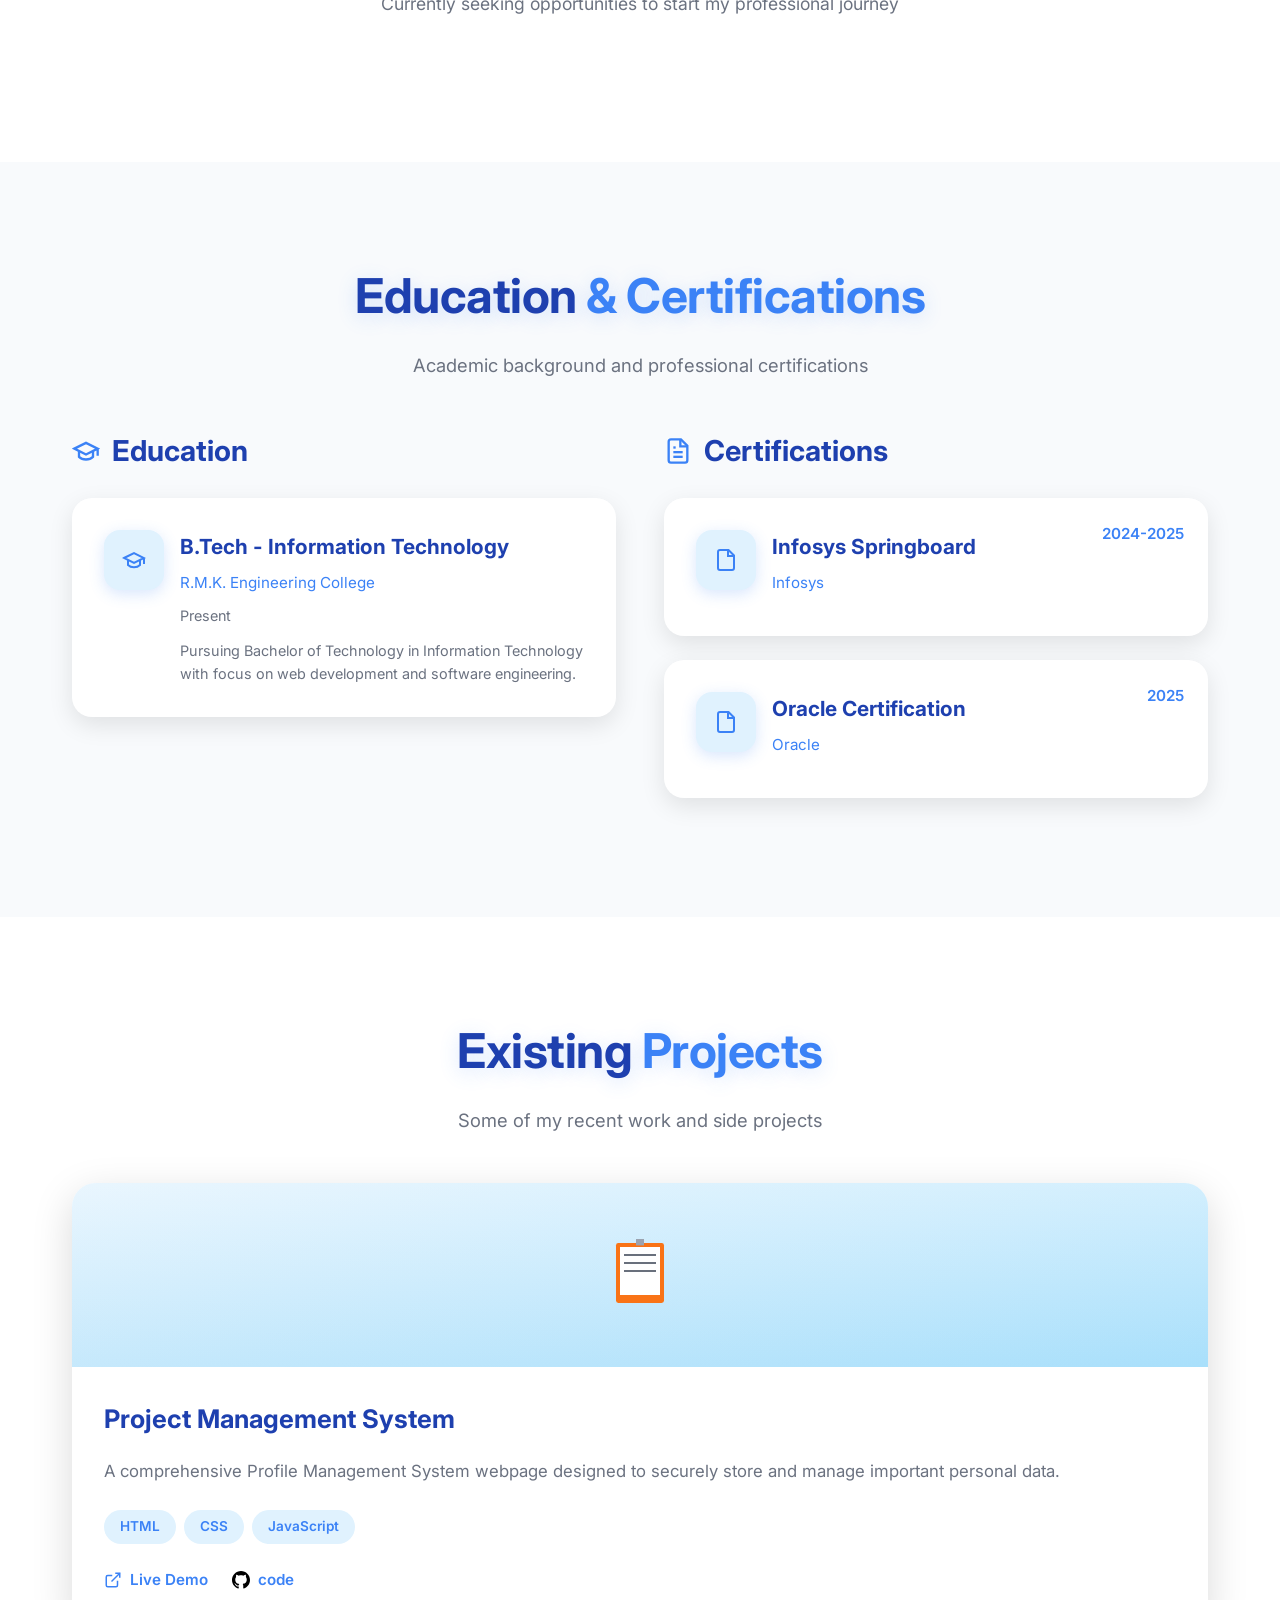
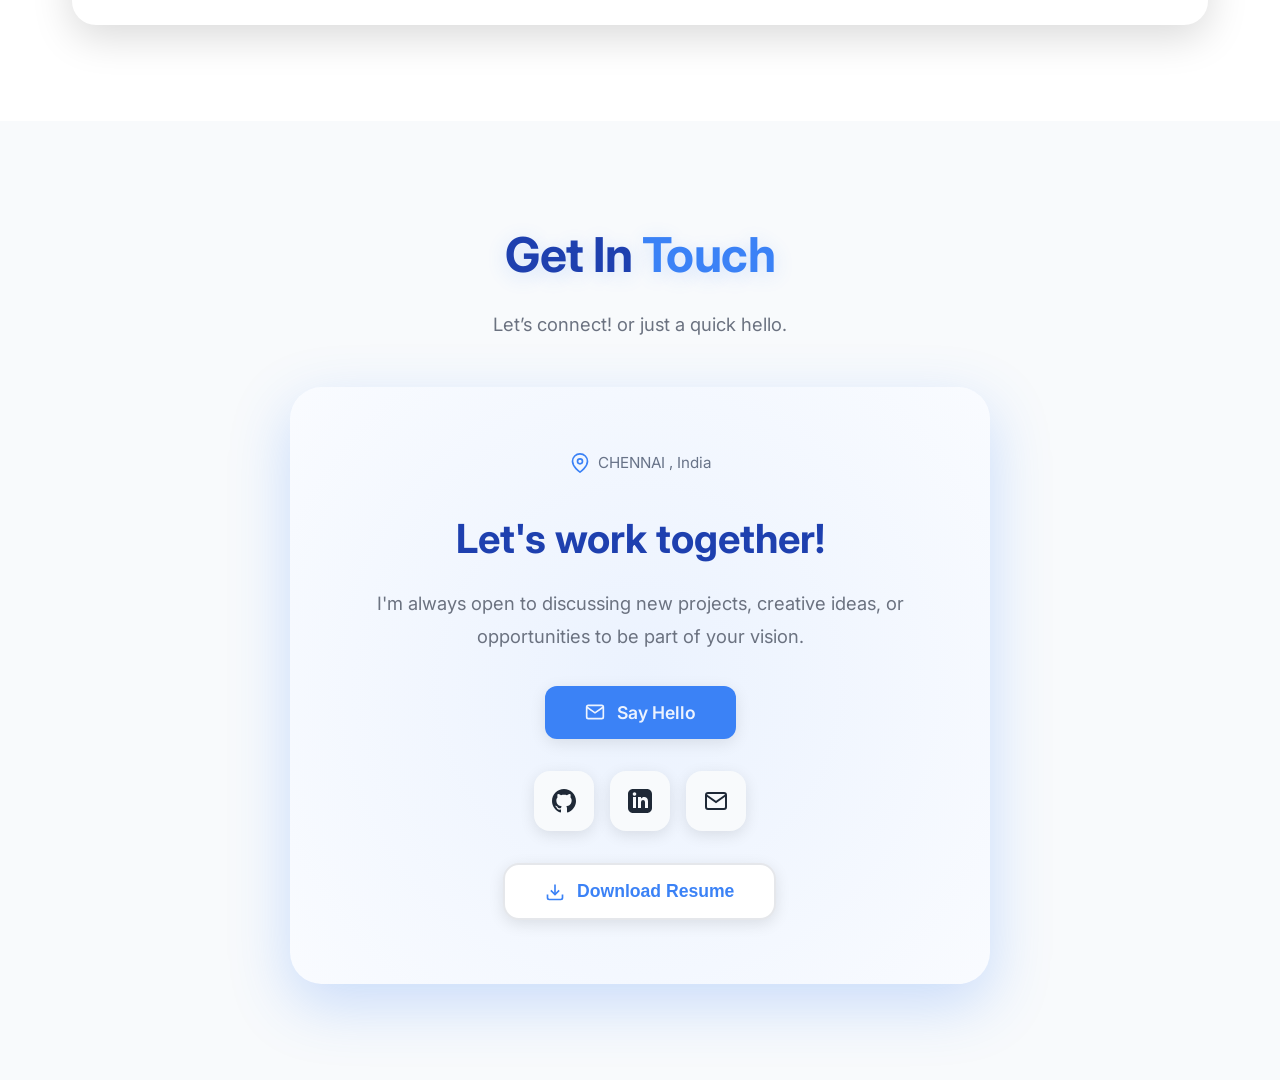
<file: BUVAN-P1/index.html>
<!DOCTYPE html>
<html lang="en">
<head>
    <meta charset="UTF-8">
    <meta name="viewport" content="width=device-width, initial-scale=1.0">
    <title>BUVANRAJ-Profile</title>
    <link rel="stylesheet" href="style.css">
    <link rel="preconnect" href="https://fonts.googleapis.com">
    <link rel="preconnect" href="https://fonts.gstatic.com" crossorigin>
    <link href="https://fonts.googleapis.com/css2?family=Inter:wght@400;500;600;700;800&display=swap" rel="stylesheet">
</head>
<body>
<!-- Flowing Background Canvas -->
<canvas id="flowingBackground"></canvas>

<!-- HEADER -->
<header class="site-header">
    <div class="header-inner">
        <a href="#home" class="brand">Portfolio</a>
        <nav class="main-nav">
            <a href="#home">Home</a>
            <a href="#about">About</a>
            <a href="#skills">Skills</a>
            <a href="#experience">Experience</a>
            <a href="#education">Education</a>
            <a href="#projects">Projects</a>
            <a href="#contact">Contact</a>
        </nav>
    </div>
</header>

<!-- HOME SECTION -->
<section id="home" class="hero">
    <div class="hero-content">
        <p class="greeting">Hello, I'm</p>
        <h1 class="name">Buvanraj V</h1>
        <p class="role">Frontend Developer</p>
        <p class="bio">
            Aspiring Frontend Developer | Skilled in HTML, Tailwind CSS, JavaScript, React & Node.js | 
            Seeking Opportunities to Grow in Modern Web Development
        </p>
        <div class="hero-buttons">
            <a href="#projects" class="btn-primary">View Projects</a>
            <a href="#contact" class="btn-outline">Contact Me</a>
        </div>
    </div>
    
    <div class="footer-icons">
        <a href="#about" class="icon-circle" title="About Me">
            <svg width="24" height="24" viewBox="0 0 24 24" fill="none" stroke="currentColor" stroke-width="2">
                <path d="M20 21v-2a4 4 0 0 0-4-4H8a4 4 0 0 0-4 4v2"></path>
                <circle cx="12" cy="7" r="4"></circle>
            </svg>
        </a>
        <a href="https://www.linkedin.com/in/buvanraj-v-/" target="_blank" class="icon-circle" title="LinkedIn">
            <svg width="24" height="24" viewBox="0 0 24 24" fill="currentColor">
                <path d="M19 0h-14c-2.761 0-5 2.239-5 5v14c0 2.761 2.239 5 5 5h14c2.762 0 5-2.239 5-5v-14c0-2.761-2.238-5-5-5zm-11 19h-3v-11h3v11zm-1.5-12.268c-.966 0-1.75-.79-1.75-1.764s.784-1.764 1.75-1.764 1.75.79 1.75 1.764-.783 1.764-1.75 1.764zm13.5 12.268h-3v-5.604c0-3.368-4-3.113-4 0v5.604h-3v-11h3v1.765c1.396-2.586 7-2.777 7 2.476v6.759z"/>
            </svg>
        </a>
        <a href="#contact" class="icon-circle" title="Download Resume">
            <svg width="24" height="24" viewBox="0 0 24 24" fill="none" stroke="currentColor" stroke-width="2">
                <path d="M21 15v4a2 2 0 0 1-2 2H5a2 2 0 0 1-2-2v-4"></path>
                <polyline points="7 10 12 15 17 10"></polyline>
                <line x1="12" y1="15" x2="12" y2="3"></line>
            </svg>
        </a>
    </div>
    
    <div class="scroll-down">
        Scroll Down
        <svg width="20" height="20" viewBox="0 0 24 24" fill="none" stroke="currentColor" stroke-width="2">
            <polyline points="6 9 12 15 18 9"></polyline>
        </svg>
    </div>
</section>

<!-- ABOUT ME SECTION -->
<section id="about" class="section about-section">
    <div class="container">
        <h2 class="section-title">
            <span class="title-part-1">About</span> <span class="title-part-2">Me</span>
        </h2>
        <p class="section-subtitle">Get to know more about my journey and what drives me</p>
        
        <div class="about-content">
            <div class="about-illustration">
                <div class="illustration-card">
                    <div class="illustration-placeholder">
                        <img src="BUVAN-PROFILE.jpeg" alt="Buvanraj V" class="profile-image">
                        
                        
                            <circle cx="100" cy="80" r="50" fill="#FCD34D"/>
                            <rect x="60" y="130" width="80" height="60" rx="5" fill="#A78BFA"/>
                            <rect x="70" y="140" width="60" height="40" fill="#374151"/>
                            <circle cx="90" cy="70" r="3" fill="#1F2937"/>
                            <circle cx="110" cy="70" r="3" fill="#1F2937"/>
                            <path d="M85 85 Q100 90 115 85" stroke="#1F2937" stroke-width="2" fill="none"/>
                        </svg>
                    </div>
                </div>
            </div>
            
            <div class="about-text">
                <h3 class="about-heading">A passionate developer based in Chennai</h3>
                <p class="about-paragraph">
                    I'm an aspiring Frontend Developer with a strong foundation in HTML, CSS, JavaScript, React, and Node.js. 
                    Currently pursuing B.Tech in Information Technology at R.M.K. Engineering College.
                </p>
                <p class="about-paragraph">
                    I'm passionate about building modern, responsive web applications and constantly learning new technologies 
                    to stay up-to-date with the latest trends in web development.
                </p>
                <p class="about-paragraph">
                    Seeking opportunities to grow and contribute to innovative projects while expanding my skills in modern web development.
                </p>
            </div>
        </div>
    </div>
</section>

<!-- SKILLS SECTION -->
<section id="skills" class="section skills-section">
    <div class="container">
        <div class="skills-attributes">
            <div class="attribute-card">
                <div class="attribute-icon">
                    <svg width="32" height="32" viewBox="0 0 24 24" fill="none" stroke="currentColor" stroke-width="2">
                        <polyline points="16 18 22 12 16 6"></polyline>
                        <polyline points="8 6 2 12 8 18"></polyline>
                    </svg>
                </div>
                <h4>Frontend Focus</h4>
                <p>Modern web development</p>
            </div>
            <div class="attribute-card">
                <div class="attribute-icon">
                    <svg width="32" height="32" viewBox="0 0 24 24" fill="none" stroke="currentColor" stroke-width="2">
                        <path d="M18 8h1a4 4 0 0 1 0 8h-1"></path>
                        <path d="M2 8h16v9a4 4 0 0 1-4 4H6a4 4 0 0 1-4-4V8z"></path>
                        <line x1="6" y1="1" x2="6" y2="4"></line>
                        <line x1="10" y1="1" x2="10" y2="4"></line>
                        <line x1="14" y1="1" x2="14" y2="4"></line>
                    </svg>
                </div>
                <h4>React & Node.js</h4>
                <p>Full-stack capable</p>
            </div>
            <div class="attribute-card">
                <div class="attribute-icon">
                    <svg width="32" height="32" viewBox="0 0 24 24" fill="none" stroke="currentColor" stroke-width="2">
                        <path d="M9.663 17h4.673M12 3v1m6.364 1.636l-.707.707M21 12h-1M4 12H3m3.343-5.657l-.707-.707m2.828 9.9a5 5 0 117.072 0l-.548.547A3.374 3.374 0 0014 18.469V19a2 2 0 11-4 0v-.531c0-.895-.356-1.754-.988-2.386l-.548-.547z"></path>
                    </svg>
                </div>
                <h4>Problem Solver</h4>
                <p>Creative solutions</p>
            </div>
            <div class="attribute-card">
                <div class="attribute-icon">
                    <svg width="32" height="32" viewBox="0 0 24 24" fill="none" stroke="currentColor" stroke-width="2">
                        <path d="M5 12h14M12 5l7 7-7 7"></path>
                    </svg>
                </div>
                <h4>Fast Learner</h4>
                <p>Always evolving</p>
            </div>
        </div>
        
        <h2 class="section-title">
            <span class="title-part-1">My</span> <span class="title-part-2">Skills</span>
        </h2>
        <p class="section-subtitle">Technologies and tools I work with</p>
        
        <div class="skills-toggle">
            <button class="toggle-btn active" data-category="frontend">Frontend</button>
            <button class="toggle-btn" data-category="backend">Backend</button>
        </div>
        
        <div class="skills-grid" id="skillsGrid">
            <div class="skill-card" data-category="frontend">
                <div class="skill-header">
                    <h3>HTML</h3>
                    <span class="skill-percent">90%</span>
                </div>
                <div class="progress-bar">
                    <div class="progress-fill" data-width="90"></div>
                </div>
            </div>
            <div class="skill-card" data-category="frontend">
                <div class="skill-header">
                    <h3>CSS</h3>
                    <span class="skill-percent">85%</span>
                </div>
                <div class="progress-bar">
                    <div class="progress-fill" data-width="85"></div>
                </div>
            </div>
            <div class="skill-card" data-category="frontend">
                <div class="skill-header">
                    <h3>JavaScript</h3>
                    <span class="skill-percent">80%</span>
                </div>
                <div class="progress-bar">
                    <div class="progress-fill" data-width="80"></div>
                </div>
            </div>
            <div class="skill-card" data-category="frontend">
                <div class="skill-header">
                    <h3>React</h3>
                    <span class="skill-percent">60%</span>
                </div>
                <div class="progress-bar">
                    <div class="progress-fill" data-width="75"></div>
                </div>
            </div>
            <div class="skill-card" data-category="frontend">
                <div class="skill-header">
                    <h3>Tailwind CSS</h3>
                    <span class="skill-percent">80%</span>
                </div>
                <div class="progress-bar">
                    <div class="progress-fill" data-width="80"></div>
                </div>
            </div>
        </div>
        
        <div class="tech-icons">
            <div class="tech-icon"><svg width="24" height="24" viewBox="0 0 24 24" fill="currentColor"><circle cx="12" cy="12" r="10"/></svg></div>
            <div class="tech-icon"><svg width="24" height="24" viewBox="0 0 24 24" fill="currentColor"><path d="M12 2L2 7l10 5 10-5-10-5zM2 17l10 5 10-5M2 12l10 5 10-5"/></svg></div>
            <div class="tech-icon"><svg width="24" height="24" viewBox="0 0 24 24" fill="currentColor"><path d="M13.5 2L20 7l-6.5 5V2zM3 13l7 5-7 5v-10z"/></svg></div>
            <div class="tech-icon"><svg width="24" height="24" viewBox="0 0 24 24" fill="currentColor"><circle cx="12" cy="12" r="3"/><path d="M12 1v6m0 6v6M5.64 5.64l4.24 4.24m4.24 4.24l4.24 4.24M1 12h6m6 0h6M5.64 18.36l4.24-4.24m4.24-4.24l4.24-4.24"/></svg></div>
            <div class="tech-icon"><svg width="24" height="24" viewBox="0 0 24 24" fill="currentColor"><circle cx="12" cy="12" r="10"/></svg></div>
        </div>
    </div>
</section>

<!-- EXPERIENCE SECTION -->
<section id="experience" class="section experience-section">
    <div class="container">
        <h2 class="section-title">
            <span class="title-part-1">My</span> <span class="title-part-2">Experience</span>
        </h2>
        <p class="section-subtitle">Professional journey and achievements</p>
        <div class="experience-content">
            <p class="no-experience">Currently seeking opportunities to start my professional journey</p>
        </div>
    </div>
</section>

<!-- EDUCATION & CERTIFICATIONS SECTION -->
<section id="education" class="section education-section">
    <div class="container">
        <h2 class="section-title">
            <span class="title-part-1">Education</span> <span class="title-part-2">& Certifications</span>
        </h2>
        <p class="section-subtitle">Academic background and professional certifications</p>
        
        <div class="education-content">
            <div class="education-column">
                <div class="column-header">
                    <svg width="24" height="24" viewBox="0 0 24 24" fill="none" stroke="currentColor" stroke-width="2">
                        <path d="M22 10v6M2 10l10-5 10 5-10 5z"></path>
                        <path d="M6 12v5c3 3 9 3 12 0v-5"></path>
                    </svg>
                    <h3>Education</h3>
                </div>
                <div class="education-card">
                    <div class="card-icon">
                        <svg width="24" height="24" viewBox="0 0 24 24" fill="none" stroke="currentColor" stroke-width="2">
                            <path d="M22 10v6M2 10l10-5 10 5-10 5z"></path>
                            <path d="M6 12v5c3 3 9 3 12 0v-5"></path>
                        </svg>
                    </div>
                    <div class="card-content">
                        <h4>B.Tech - Information Technology</h4>
                        <p class="institution">R.M.K. Engineering College</p>
                        <p class="status">Present</p>
                        <p class="description">Pursuing Bachelor of Technology in Information Technology with focus on web development and software engineering.</p>
                    </div>
                </div>
            </div>
            
            <div class="certifications-column">
                <div class="column-header">
                    <svg width="24" height="24" viewBox="0 0 24 24" fill="none" stroke="currentColor" stroke-width="2">
                        <path d="M14.5 2H6a2 2 0 0 0-2 2v16a2 2 0 0 0 2 2h12a2 2 0 0 0 2-2V7.5L14.5 2z"></path>
                        <polyline points="14 2 14 8 20 8"></polyline>
                        <line x1="16" y1="13" x2="8" y2="13"></line>
                        <line x1="16" y1="17" x2="8" y2="17"></line>
                        <polyline points="10 9 9 9 8 9"></polyline>
                    </svg>
                    <h3>Certifications</h3>
                </div>
                <div class="certification-card">
                    <div class="card-icon">
                        <svg width="24" height="24" viewBox="0 0 24 24" fill="none" stroke="currentColor" stroke-width="2">
                            <path d="M14.5 2H6a2 2 0 0 0-2 2v16a2 2 0 0 0 2 2h12a2 2 0 0 0 2-2V7.5L14.5 2z"></path>
                            <polyline points="14 2 14 8 20 8"></polyline>
                        </svg>
                    </div>
                    <div class="card-content">
                        <h4>Infosys Springboard</h4>
                        <p class="issuer">Infosys</p>
                    </div>
                    <span class="year">2024-2025</span>
                </div>
                <div class="certification-card">
                    <div class="card-icon">
                        <svg width="24" height="24" viewBox="0 0 24 24" fill="none" stroke="currentColor" stroke-width="2">
                            <path d="M14.5 2H6a2 2 0 0 0-2 2v16a2 2 0 0 0 2 2h12a2 2 0 0 0 2-2V7.5L14.5 2z"></path>
                            <polyline points="14 2 14 8 20 8"></polyline>
                        </svg>
                    </div>
                    <div class="card-content">
                        <h4>Oracle Certification</h4>
                        <p class="issuer">Oracle</p>
                    </div>
                    <span class="year">2025</span>
                </div>
            </div>
        </div>
    </div>
</section>

<!-- PROJECTS SECTION -->
<section id="projects" class="section projects-section">
    <div class="container">
        <h2 class="section-title">
            <span class="title-part-1">Existing</span> <span class="title-part-2">Projects</span>
        </h2>
        <p class="section-subtitle">Some of my recent work and side projects</p>
        
        <div class="projects-grid">
            <div class="project-card">
                <div class="project-icon-area">
                    <div class="project-icon">
                        <svg width="80" height="80" viewBox="0 0 100 100">
                            <rect x="20" y="15" width="60" height="75" rx="3" fill="#F97316"/>
                            <rect x="25" y="20" width="50" height="60" fill="#FFFFFF"/>
                            <line x1="30" y1="30" x2="70" y2="30" stroke="#374151" stroke-width="2"/>
                            <line x1="30" y1="40" x2="70" y2="40" stroke="#374151" stroke-width="2"/>
                            <line x1="30" y1="50" x2="70" y2="50" stroke="#374151" stroke-width="2"/>
                            <rect x="45" y="10" width="10" height="8" fill="#9CA3AF"/>
                        </svg>
                    </div>
                </div>
                <div class="project-body">
                    <h3>Project Management System </h3>
                    <p>A comprehensive Profile Management System webpage designed to securely store and manage important personal data.</p>
                    <div class="project-tags">
                        <span class="tag">HTML</span>
                        <span class="tag">CSS</span>
                        <span class="tag">JavaScript</span>
                    </div>
                    <div class="project-links">
                        <a href=" https://lnkd.in/dsXhv7pS" class="project-link">
                            <svg width="16" height="16" viewBox="0 0 24 24" fill="none" stroke="currentColor" stroke-width="2">
                                <path d="M18 13v6a2 2 0 0 1-2 2H5a2 2 0 0 1-2-2V8a2 2 0 0 1 2-2h6"></path>
                                <polyline points="15 3 21 3 21 9"></polyline>
                                <line x1="10" y1="14" x2="21" y2="3"></line>
                            </svg>
                            Live Demo
                        </a>
                        <a href="https://github.com/Buvan-Buddu" class="project-link">
                            <svg width="16" height="16" viewBox="0 0 24 24">
                                <path d="M12 0c-6.626 0-12 5.373-12 12 0 5.302 3.438 9.8 8.207 11.387.599.111.793-.261.793-.577v-2.234c-3.338.726-4.033-1.416-4.033-1.416-.546-1.387-1.333-1.756-1.333-1.756-1.089-.745.083-.729.083-.729 1.205.084 1.839 1.237 1.839 1.237 1.07 1.834 2.807 1.304 3.492.997.107-.775.418-1.305.762-1.604-2.665-.305-5.467-1.334-5.467-5.931 0-1.311.469-2.381 1.236-3.221-.124-.303-.535-1.524.117-3.176 0 0 1.008-.322 3.301 1.23.957-.266 1.983-.399 3.003-.404 1.02.005 2.047.138 3.006.404 2.291-1.552 3.297-1.23 3.297-1.23.653 1.653.242 2.874.118 3.176.77.84 1.235 1.911 1.235 3.221 0 4.609-2.807 5.624-5.479 5.921.43.372.823 1.102.823 2.222v3.293c0 .319.192.694.801.576 4.765-1.589 8.199-6.086 8.199-11.386 0-6.627-5.373-12-12-12z"/>
                                
                            </svg>
                            code
                        </a>
                    </div>
                </div>
            </div>
        </div>
    </div>
</section>

<!-- CONTACT SECTION -->
<section id="contact" class="section contact-section">
    <div class="container">
        <h2 class="section-title">
            <span class="title-part-1">Get In</span> <span class="title-part-2">Touch</span>
        </h2>
        <p class="section-subtitle">Let’s connect! or just a quick hello.</p>
        
        <div class="contact-card">
            <div class="contact-location">
                <svg width="20" height="20" viewBox="0 0 24 24" fill="none" stroke="currentColor" stroke-width="2">
                    <path d="M21 10c0 7-9 13-9 13s-9-6-9-13a9 9 0 0 1 18 0z"></path>
                    <circle cx="12" cy="10" r="3"></circle>
                </svg>
                <span>CHENNAI , India</span>
            </div>
            
            <h3 class="contact-heading">Let's work together!</h3>
            <p class="contact-text">I'm always open to discussing new projects, creative ideas, or opportunities to be part of your vision.</p>
            
            <button class="btn-say-hello" id="openContactModal">
                <svg width="20" height="20" viewBox="0 0 24 24" fill="none" stroke="currentColor" stroke-width="2">
                    <path d="M4 4h16c1.1 0 2 .9 2 2v12c0 1.1-.9 2-2 2H4c-1.1 0-2-.9-2-2V6c0-1.1.9-2 2-2z"></path>
                    <polyline points="22,6 12,13 2,6"></polyline>
                </svg>
                Say Hello
            </button>
            
            <div class="contact-social">
                <a href="https://github.com/Buvan-Buddu" target="_blank" class="social-icon">
                    <svg width="24" height="24" viewBox="0 0 24 24" fill="currentColor">
                        <path d="M12 0c-6.626 0-12 5.373-12 12 0 5.302 3.438 9.8 8.207 11.387.599.111.793-.261.793-.577v-2.234c-3.338.726-4.033-1.416-4.033-1.416-.546-1.387-1.333-1.756-1.333-1.756-1.089-.745.083-.729.083-.729 1.205.084 1.839 1.237 1.839 1.237 1.07 1.834 2.807 1.304 3.492.997.107-.775.418-1.305.762-1.604-2.665-.305-5.467-1.334-5.467-5.931 0-1.311.469-2.381 1.236-3.221-.124-.303-.535-1.524.117-3.176 0 0 1.008-.322 3.301 1.23.957-.266 1.983-.399 3.003-.404 1.02.005 2.047.138 3.006.404 2.291-1.552 3.297-1.23 3.297-1.23.653 1.653.242 2.874.118 3.176.77.84 1.235 1.911 1.235 3.221 0 4.609-2.807 5.624-5.479 5.921.43.372.823 1.102.823 2.222v3.293c0 .319.192.694.801.576 4.765-1.589 8.199-6.086 8.199-11.386 0-6.627-5.373-12-12-12z"/>
                    </svg>
                </a>
                <a href="https://www.linkedin.com/in/buvanraj-v-/" target="_blank" class="social-icon">
                    <svg width="24" height="24" viewBox="0 0 24 24" fill="currentColor">
                        <path d="M19 0h-14c-2.761 0-5 2.239-5 5v14c0 2.761 2.239 5 5 5h14c2.762 0 5-2.239 5-5v-14c0-2.761-2.238-5-5-5zm-11 19h-3v-11h3v11zm-1.5-12.268c-.966 0-1.75-.79-1.75-1.764s.784-1.764 1.75-1.764 1.75.79 1.75 1.764-.783 1.764-1.75 1.764zm13.5 12.268h-3v-5.604c0-3.368-4-3.113-4 0v5.604h-3v-11h3v1.765c1.396-2.586 7-2.777 7 2.476v6.759z"/>
                    </svg>
                </a>
                <a href="mailto:rajbuavn66@gmail.com" class="social-icon">
                    <svg width="24" height="24" viewBox="0 0 24 24" fill="none" stroke="currentColor" stroke-width="2">
                        <path d="M4 4h16c1.1 0 2 .9 2 2v12c0 1.1-.9 2-2 2H4c-1.1 0-2-.9-2-2V6c0-1.1.9-2 2-2z"></path>
                        <polyline points="22,6 12,13 2,6"></polyline>
                    </svg>
                </a>
            </div>
            <a href="R1PDF.pdf" download class="contact-download-resume">
            <button class="btn-download-resume">
                <svg width="20" height="20" viewBox="0 0 24 24" fill="none" stroke="currentColor" stroke-width="2">
                    <path d="M21 15v4a2 2 0 0 1-2 2H5a2 2 0 0 1-2-2v-4"></path>
                    <polyline points="7 10 12 15 17 10"></polyline>
                    <line x1="12" y1="15" x2="12" y2="3"></line>
                </svg>
                Download Resume
            </button>
        </div>
    </div>
</section>

<!-- CONTACT MODAL -->
<div id="contactModal" class="contact-modal">
    <div class="modal-overlay"></div>
    <div class="modal-content">
        <button class="modal-close" id="closeContactModal">
            <svg width="24" height="24" viewBox="0 0 24 24" fill="none" stroke="currentColor" stroke-width="2">
                <line x1="18" y1="6" x2="6" y2="18"></line>
                <line x1="6" y1="6" x2="18" y2="18"></line>
            </svg>
        </button>
        <div class="modal-header">
            <h2>Send Me a Message</h2>
            <p>Fill out the form below and I'll get back to you soon!</p>
        </div>
        <form id="contactForm" class="contact-form-modal">
            <div class="form-group">
                <label for="contactName">Your Name <span class="required">*</span></label>
                <input type="text" id="contactName" name="name" required placeholder="Enter your full name">
            </div>
            
            <div class="form-group">
                <label for="contactEmail">Your Email <span class="required">*</span></label>
                <input type="email" id="contactEmail" name="email" required placeholder="your.email@example.com">
            </div>
            
           
            
            <div class="form-group">
                <label for="contactMessage">Message <span class="required">*</span></label>
                <textarea id="contactMessage" name="message" rows="5" required placeholder="Tell me about your project or whatever you want to say  ..."></textarea>
            </div>
            
            <div class="form-actions">
                <button type="button" class="btn-cancel" id="cancelContactForm">Cancel</button>
                <button type="submit" class="btn-submit">
                    <svg width="18" height="18" viewBox="0 0 24 24" fill="none" stroke="currentColor" stroke-width="2">
                        <line x1="22" y1="2" x2="11" y2="13"></line>
                        <polygon points="22 2 15 22 11 13 2 9 22 2"></polygon>
                    </svg>
                    Send Message
                </button>
            </div>
        </form>
    </div>
</div>

<script src="script.js"></script>
</body>
</html>
</file>
<file: style.css>
/* ============================================
   PORTFOLIO WEBSITE - WHITE & BLUE 3D DESIGN
   ============================================ */

   .skills-toggle {
    display: flex;
    justify-content: center;
    gap: 12px;
    margin-bottom: 3rem;
    flex-wrap: wrap;
}

.toggle-btn {
    padding: 10px 24px;
    border-radius: 25px;
    border: 2px solid #4F46E5;
    background: transparent;
    color: var(--blue-dark);
    cursor: pointer;
    font-weight: 600;
    font-size: 0.95rem;
    transition: all 0.3s ease;
    position: relative;
    overflow: hidden;
}

.toggle-btn::before {
    content: '';
    position: absolute;
    top: 0;
    left: 0;
    width: 0;
    height: 100%;
    background: #4F46E5;
    z-index: -1;
    transition: width 0.3s ease;
}

.toggle-btn:hover {
    color: #fff;
}

.toggle-btn:hover::before {
    width: 100%;
}

.toggle-btn.active {
    background: #4F46E5;
    color: #fff;
    box-shadow: 0 8px 20px rgba(79, 70, 229, 0.3);
}

.skills-container {
    margin-top: 2rem;
    display: grid;
    grid-template-columns: repeat(auto-fit, minmax(280px, 1fr));
    gap: 3rem;
}

.skills-category {
    opacity: 1;
    animation: slideInUp 0.5s ease-out;
    background: rgba(79, 70, 229, 0.04);
    padding: 2rem;
    border-radius: 16px;
    border: 1px solid rgba(79, 70, 229, 0.15);
    transition: all 0.3s ease;
}

.skills-category:hover {
    background: rgba(79, 70, 229, 0.08);
    border-color: rgba(79, 70, 229, 0.25);
    transform: translateY(-5px);
    box-shadow: 0 12px 30px rgba(79, 70, 229, 0.15);
}

.category-title {
    font-size: 1.25rem;
    font-weight: 700;
    color: var(--blue-dark);
    margin-bottom: 1.5rem;
    display: flex;
    align-items: center;
    gap: 0.75rem;
}

.skills-tags {
    display: flex;
    flex-wrap: wrap;
    gap: 0.8rem;
}

.skill-tag {
    display: inline-block;
    background: linear-gradient(135deg, rgba(79, 70, 229, 0.12), rgba(99, 102, 241, 0.08));
    color: var(--blue-dark);
    padding: 0.6rem 1rem;
    border-radius: 22px;
    font-size: 0.9rem;
    font-weight: 500;
    border: 1px solid rgba(79, 70, 229, 0.25);
    transition: all 0.3s cubic-bezier(0.23, 1, 0.32, 1);
    cursor: default;
    transform: translateY(0);
    box-shadow: 0 2px 8px rgba(79, 70, 229, 0.1);
}

.skill-tag:hover {
    background: linear-gradient(135deg, rgba(79, 70, 229, 0.2), rgba(99, 102, 241, 0.15));
    border-color: rgba(79, 70, 229, 0.4);
    transform: translateY(-3px);
    box-shadow: 0 6px 16px rgba(79, 70, 229, 0.2);
}

@keyframes slideInUp {
    from {
        opacity: 0;
        transform: translateY(20px);
    }
    to {
        opacity: 1;
        transform: translateY(0);
    }
}

@keyframes fadeIn {
    from {
        opacity: 0;
    }
    to {
        opacity: 1;
    }
}

.tech-icons {
    margin-top: 40px;
    display: flex;
    justify-content: center;
    gap: 20px;
    flex-wrap: wrap;
    font-size: 1.1rem;
    opacity: 0.9;
}

.hidden {
    display: none;
}

   .tech-icons {
    margin-top: 30px;
    display: flex;
    justify-content: center;
    gap: 20px;
    font-size: 14px;
    flex-wrap: wrap;
}

.backend-icons {
    display: none;
}

:root {
    --blue-dark: #1E40AF;
    --blue-medium: #3B82F6;
    --blue-light: #60A5FA;
    --blue-soft: #E0F2FE;
    --white: #FFFFFF;
    --gray-light: #F8FAFC;
    --gray-medium: #E5E7EB;
    --text-dark: #1F2937;
    --text-gray: #6B7280;
    --shadow-sm: 0 2px 8px rgba(0, 0, 0, 0.08);
    --shadow-md: 0 4px 16px rgba(0, 0, 0, 0.1);
    --shadow-lg: 0 8px 24px rgba(0, 0, 0, 0.12);
}

* {
    margin: 0;
    padding: 0;
    box-sizing: border-box;
}

body {
    font-family: 'Inter', -apple-system, BlinkMacSystemFont, 'Segoe UI', sans-serif;
    background: var(--gray-light);
    color: var(--text-dark);
    line-height: 1.6;
    overflow-x: hidden;
    position: relative;
}

/* Flowing Background */
#flowingBackground {
    position: fixed;
    top: 0;
    left: 0;
    width: 100%;
    height: 100%;
    z-index: 0;
    pointer-events: none;
    opacity: 0.6;
}

.container {
    max-width: 1200px;
    margin: 0 auto;
    padding: 0 2rem;
}

/* ============================================
   HEADER
   ============================================ */

.site-header {
    position: fixed;
    top: 0;
    left: 0;
    right: 0;
    background: rgba(255, 255, 255, 0.95);
    backdrop-filter: blur(15px);
    padding: 1.2rem 2rem;
    z-index: 1000;
    box-shadow: 0 4px 20px rgba(0, 0, 0, 0.08);
    transform: perspective(1000px) translateZ(0);
    transition: box-shadow 0.3s ease;
}

.header-inner {
    max-width: 1400px;
    margin: 0 auto;
    display: flex;
    justify-content: space-between;
    align-items: center;
}

.brand {
    font-size: 1.75rem;
    font-weight: 700;
    color: var(--blue-medium);
    text-decoration: none;
    letter-spacing: -0.5px;
    transform: perspective(1000px) translateZ(0);
    transition: transform 0.3s ease;
}

.brand-avatar {
    width: 40px;
    height: 40px;
    object-fit: cover;
    border-radius: 50%;
    margin-right: 10px;
    vertical-align: middle;
    box-shadow: 0 6px 18px rgba(2,6,23,0.12);
}

.brand:hover {
    transform: perspective(1000px) translateZ(20px) scale(1.05);
}

.main-nav {
    display: flex;
    gap: 2rem;
}

.main-nav a {
    color: var(--text-dark);
    text-decoration: none;
    font-weight: 500;
    font-size: 1.05rem;
    transition: all 0.3s ease;
    position: relative;
    transform: perspective(1000px) translateZ(0);
}

.main-nav a:hover {
    color: var(--blue-medium);
    transform: perspective(1000px) translateZ(10px) scale(1.1);
}

.main-nav a::after {
    content: '';
    position: absolute;
    bottom: -4px;
    left: 0;
    width: 0;
    height: 2px;
    background: var(--blue-medium);
    transition: width 0.3s ease;
}

.main-nav a:hover::after {
    width: 100%;
}

/* ============================================
   HERO SECTION
   ============================================ */

.hero {
    min-height: 100vh;
    display: flex;
    flex-direction: column;
    justify-content: center;
    align-items: center;
    text-align: center;
    padding: 8rem 2rem 4rem;
    position: relative;
    background: linear-gradient(135deg, #F8FAFC 0%, #E0F2FE 100%);
    z-index: 1;
}

.hero-content {
    max-width: 800px;
    margin-bottom: 4rem;
}

.greeting {
    font-size: 1.4rem;
    color: var(--text-gray);
    margin-bottom: 0.5rem;
    font-weight: 400;
    transform: perspective(1000px) translateZ(0);
}

.name {
    font-size: 5rem;
    font-weight: 800;
    color: var(--blue-medium);
    margin-bottom: 0.5rem;
    letter-spacing: -1px;
    line-height: 1.1;
    transform: perspective(1000px) translateZ(0);
    text-shadow: 0 10px 30px rgba(59, 130, 246, 0.3);
    transition: transform 0.3s ease;
}

.name:hover {
    transform: perspective(1000px) translateZ(30px) scale(1.02);
}

.role {
    font-size: 2.2rem;
    color: var(--text-dark);
    font-weight: 600;
    margin-bottom: 1.5rem;
    transform: perspective(1000px) translateZ(0);
}

.bio {
    font-size: 1.15rem;
    color: var(--text-gray);
    max-width: 700px;
    margin: 0 auto 2.5rem;
    line-height: 1.8;
}

.hero-buttons {
    display: flex;
    gap: 1rem;
    justify-content: center;
    flex-wrap: wrap;
}

.btn-primary {
    background: var(--blue-medium);
    color: var(--white);
    padding: 1rem 2.5rem;
    border-radius: 12px;
    text-decoration: none;
    font-weight: 600;
    font-size: 1.1rem;
    transition: all 0.3s ease;
    box-shadow: 0 8px 20px rgba(59, 130, 246, 0.4);
    display: inline-block;
    transform: perspective(1000px) translateZ(0);
    position: relative;
    overflow: hidden;
}

.btn-primary::before {
    content: '';
    position: absolute;
    top: 0;
    left: -100%;
    width: 100%;
    height: 100%;
    background: linear-gradient(90deg, transparent, rgba(255,255,255,0.3), transparent);
    transition: left 0.5s ease;
}

.btn-primary:hover::before {
    left: 100%;
}

.btn-primary:hover {
    background: var(--blue-dark);
    transform: perspective(1000px) translateZ(20px) translateY(-4px);
    box-shadow: 0 12px 30px rgba(59, 130, 246, 0.5);
}

.btn-outline {
    background: var(--white);
    color: var(--blue-medium);
    padding: 1rem 2.5rem;
    border: 2px solid var(--blue-medium);
    border-radius: 12px;
    text-decoration: none;
    font-weight: 600;
    font-size: 1.1rem;
    transition: all 0.3s ease;
    display: inline-block;
    transform: perspective(1000px) translateZ(0);
    box-shadow: 0 4px 15px rgba(38, 90, 143, 0.2);
}

.btn-outline:hover {
    background: var(--blue-medium);
    color: var(--white);
    transform: perspective(1000px) translateZ(20px) translateY(-4px);
    box-shadow: 0 8px 25px rgba(59, 130, 246, 0.4);
}

.footer-icons {
    display: flex;
    gap: 1rem;
    justify-content: center;
    margin-top: 3rem;
}

.icon-circle {
    width: 60px;
    height: 60px;
    border-radius: 50%;
    background: var(--white);
    display: flex;
    align-items: center;
    justify-content: center;
    color: var(--blue-medium);
    box-shadow: 0 4px 15px rgba(59, 130, 246, 0.3);
    transition: all 0.3s ease;
    cursor: pointer;
    text-decoration: none;
    transform: perspective(1000px) translateZ(0);
}

.icon-circle:hover {
    transform: perspective(1000px) translateZ(30px) translateY(-8px) scale(1.1);
    box-shadow: 0 12px 30px rgba(59, 130, 246, 0.5);
    background: var(--blue-soft);
}

.scroll-down {
    margin-top: 2rem;
    color: var(--text-gray);
    font-size: 0.9rem;
    display: flex;
    flex-direction: column;
    align-items: center;
    gap: 0.5rem;
    animation: bounce 2s infinite;
}

@keyframes bounce {
    0%, 20%, 50%, 80%, 100% {
        transform: translateY(0);
    }
    40% {
        transform: translateY(-10px);
    }
    60% {
        transform: translateY(-5px);
    }
}

/* ============================================
   SECTIONS
   ============================================ */

.section {
    padding: 6rem 0;
    position: relative;
    z-index: 1;
}

.section-title {
    text-align: center;
    font-size: 3rem;
    font-weight: 700;
    margin-bottom: 1rem;
    letter-spacing: -0.5px;
    transform: perspective(1000px) translateZ(0);
    transition: transform 0.3s ease;
    text-shadow: 0 4px 20px rgba(59, 130, 246, 0.2);
}

.section-title:hover {
    transform: perspective(1000px) translateZ(20px) scale(1.02);
}

.title-part-1 {
    color: var(--blue-dark);
}

.title-part-2 {
    color: var(--blue-medium);
}

.section-subtitle {
    text-align: center;
    color: var(--text-gray);
    font-size: 1.15rem;
    margin-bottom: 3rem;
}

/* ============================================
   ABOUT SECTION
   ============================================ */

.about-section {
    background: var(--white);
}

.about-content {
    display: grid;
    grid-template-columns: 1fr 1.2fr;
    gap: 4rem;
    align-items: center;
    margin-top: 3rem;
}

.about-illustration {
    display: flex;
    justify-content: center;
    align-items: center;
}

.illustration-card {
    width: 100%;
    max-width: 400px;
    aspect-ratio: 1;
    background: linear-gradient(135deg, #E0F2FE 0%, #BAE6FD 100%);
    border-radius: 24px;
    display: flex;
    align-items: center;
    justify-content: center;
    box-shadow: 0 20px 60px rgba(59, 130, 246, 0.3);
    position: relative;
    overflow: hidden;
    transform: perspective(1000px) rotateY(-5deg) rotateX(5deg);
    transition: transform 0.5s ease;
}

.illustration-card:hover {
    transform: perspective(1000px) rotateY(0deg) rotateX(0deg) translateZ(30px) scale(1.05);
    box-shadow: 0 30px 80px rgba(59, 130, 246, 0.4);
}

.illustration-card::before {
    content: '';
    position: absolute;
    top: 0;
    left: 0;
    right: 0;
    bottom: 0;
    background: linear-gradient(180deg, rgba(255,255,255,0.3) 0%, rgba(14,165,233,0.1) 100%);
    pointer-events: none;
}

.illustration-placeholder {
    position: relative;
    z-index: 1;
}

.about-text {
    padding: 1rem;
}

.about-heading {
    font-size: 2.2rem;
    font-weight: 700;
    color: var(--blue-dark);
    margin-bottom: 1.5rem;
    transform: perspective(1000px) translateZ(0);
}

.about-paragraph {
    color: var(--text-gray);
    font-size: 1.1rem;
    line-height: 1.9;
    margin-bottom: 1.2rem;
}

/* ============================================
   SKILLS SECTION
   ============================================ */

.skills-section {
    background: var(--gray-light);
}

.skills-attributes {
    display: grid;
    grid-template-columns: repeat(4, 1fr);
    gap: 1.5rem;
    margin-bottom: 4rem;
}

.attribute-card {
    background: var(--white);
    padding: 2rem 1.5rem;
    border-radius: 20px;
    text-align: center;
    box-shadow: 0 8px 25px rgba(0, 0, 0, 0.1);
    transition: all 0.4s ease;
    transform: perspective(1000px) translateZ(0);
    position: relative;
    overflow: hidden;
}

.attribute-card::before {
    content: '';
    position: absolute;
    top: -50%;
    left: -50%;
    width: 200%;
    height: 200%;
    background: radial-gradient(circle, rgba(59, 130, 246, 0.1) 0%, transparent 70%);
    opacity: 0;
    transition: opacity 0.4s ease;
}

.attribute-card:hover::before {
    opacity: 1;
}

.attribute-card:hover {
    transform: perspective(1000px) translateZ(40px) translateY(-12px) rotateX(5deg);
    box-shadow: 0 20px 50px rgba(59, 130, 246, 0.3);
}

.attribute-icon {
    width: 70px;
    height: 70px;
    background: var(--blue-soft);
    border-radius: 16px;
    display: flex;
    align-items: center;
    justify-content: center;
    margin: 0 auto 1rem;
    color: var(--blue-medium);
    transform: perspective(1000px) translateZ(0);
    transition: transform 0.4s ease;
    box-shadow: 0 4px 15px rgba(59, 130, 246, 0.2);
}

.attribute-card:hover .attribute-icon {
    transform: perspective(1000px) translateZ(20px) rotateY(360deg) scale(1.1);
}

.attribute-card h4 {
    font-size: 1.3rem;
    font-weight: 700;
    color: var(--blue-dark);
    margin-bottom: 0.5rem;
    position: relative;
    z-index: 1;
}

.attribute-card p {
    font-size: 1rem;
    color: var(--blue-medium);
    position: relative;
    z-index: 1;
}

.skills-toggle {
    display: flex;
    justify-content: center;
    gap: 1rem;
    margin-bottom: 3rem;
}

.toggle-btn {
    padding: 0.75rem 2rem;
    border: 2px solid var(--gray-medium);
    background: var(--white);
    color: var(--text-dark);
    border-radius: 8px;
    font-weight: 600;
    font-size: 1rem;
    cursor: pointer;
    transition: all 0.3s ease;
}

.toggle-btn.active {
    background: linear-gradient(135deg, var(--blue-medium) 0%, var(--blue-light) 100%);
    color: var(--white);
    border-color: var(--blue-medium);
}

.toggle-btn:hover:not(.active) {
    border-color: var(--blue-medium);
    color: var(--blue-medium);
}

.skills-grid {
    display: grid;
    grid-template-columns: repeat(3, 1fr);
    gap: 1.5rem;
    margin-bottom: 3rem;
}

.skill-card {
    background: var(--white);
    padding: 2rem;
    border-radius: 16px;
    box-shadow: 0 8px 25px rgba(0, 0, 0, 0.1);
    transition: all 0.4s ease;
    transform: perspective(1000px) translateZ(0);
    position: relative;
    overflow: hidden;
}

.skill-card::before {
    content: '';
    position: absolute;
    top: -50%;
    left: -50%;
    width: 200%;
    height: 200%;
    opacity: 0;
    transition: opacity 0.4s ease;
    pointer-events: none;
}

.skill-card::after {
    content: '';
    position: absolute;
    top: 0;
    left: 0;
    right: 0;
    bottom: 0;
    border-radius: 16px;
    opacity: 0;
    transition: opacity 0.4s ease;
    pointer-events: none;
}

.skill-card:hover::after {
    opacity: 1;
}

.skill-card:hover {
    transform: perspective(1000px) translateZ(30px) translateY(-8px) rotateY(5deg);
}

.skill-title-wrapper {
    display: flex;
    align-items: center;
    gap: 0.8rem;
}

.skill-icon {
    font-size: 1.8rem;
    display: inline-block;
    transition: all 0.4s ease;
}

.skill-card:hover .skill-icon {
    transform: scale(1.2) rotate(10deg);
}

.skill-header {
    display: flex;
    justify-content: space-between;
    align-items: center;
    margin-bottom: 1.5rem;
}

.skill-header h3 {
    font-size: 1.3rem;
    font-weight: 700;
    color: var(--text-dark);
}

.skill-percent {
    font-size: 1.15rem;
    font-weight: 600;
    min-width: 50px;
    text-align: right;
}

/* ============================================
   HTML SKILL STYLING
   ============================================ */
.html-skill {
    border-top: 4px solid #E34C26;
    background: linear-gradient(135deg, #fff 0%, rgba(227, 76, 38, 0.03) 100%);
}

.html-skill::before {
    background: radial-gradient(circle, rgba(227, 76, 38, 0.15) 0%, transparent 70%);
}

.html-skill:hover::before {
    opacity: 1;
}

.html-skill .skill-header h3 {
    color: #E34C26;
    font-family: 'Courier New', monospace;
    font-weight: 800;
    letter-spacing: 0.5px;
}

.html-skill .skill-percent {
    color: #E34C26;
    font-family: 'Courier New', monospace;
}

.html-skill .progress div {
    background: linear-gradient(90deg, #E34C26 0%, #FF6B4A 100%);
    box-shadow: 0 4px 12px rgba(227, 76, 38, 0.4);
}

.html-skill:hover {
    box-shadow: 0 15px 40px rgba(227, 76, 38, 0.25);
}

/* ============================================
   CSS SKILL STYLING
   ============================================ */
.css-skill {
    border-top: 4px solid #563D7C;
    background: linear-gradient(135deg, #fff 0%, rgba(86, 61, 124, 0.03) 100%);
}

.css-skill::before {
    background: radial-gradient(circle, rgba(86, 61, 124, 0.15) 0%, transparent 70%);
}

.css-skill:hover::before {
    opacity: 1;
}

.css-skill .skill-header h3 {
    color: #563D7C;
    font-family: 'Georgia', serif;
    font-weight: 700;
    font-style: italic;
    letter-spacing: 1px;
}

.css-skill .skill-percent {
    color: #563D7C;
    font-family: 'Georgia', serif;
}

.css-skill .progress div {
    background: linear-gradient(90deg, #563D7C 0%, #A371D7 100%);
    box-shadow: 0 4px 12px rgba(86, 61, 124, 0.4);
}

.css-skill:hover {
    box-shadow: 0 15px 40px rgba(86, 61, 124, 0.25);
}

/* ============================================
   JAVASCRIPT SKILL STYLING
   ============================================ */
.js-skill {
    border-top: 4px solid #F7DF1E;
    background: linear-gradient(135deg, #fff 0%, rgba(247, 223, 30, 0.05) 100%);
}

.js-skill::before {
    background: radial-gradient(circle, rgba(247, 223, 30, 0.2) 0%, transparent 70%);
}

.js-skill:hover::before {
    opacity: 1;
}

.js-skill .skill-header h3 {
    color: #F7DF1E;
    text-shadow: 2px 2px 0 rgba(0, 0, 0, 0.2);
    font-family: 'Trebuchet MS', sans-serif;
    font-weight: 900;
    letter-spacing: 0.5px;
}

.js-skill .skill-percent {
    color: #F7DF1E;
    text-shadow: 1px 1px 0 rgba(0, 0, 0, 0.1);
}

.js-skill .progress div {
    background: linear-gradient(90deg, #F7DF1E 0%, #FFC107 100%);
    box-shadow: 0 4px 12px rgba(247, 223, 30, 0.5);
}

.js-skill:hover {
    box-shadow: 0 15px 40px rgba(247, 223, 30, 0.3);
}

/* ============================================
   REACT SKILL STYLING
   ============================================ */
.react-skill {
    border-top: 4px solid #61DAFB;
    background: linear-gradient(135deg, #fff 0%, rgba(97, 218, 251, 0.05) 100%);
}

.react-skill::before {
    background: radial-gradient(circle, rgba(97, 218, 251, 0.15) 0%, transparent 70%);
}

.react-skill:hover::before {
    opacity: 1;
}

.react-skill .skill-header h3 {
    color: #61DAFB;
    font-family: 'Segoe UI', Tahoma, Geneva, Verdana, sans-serif;
    font-weight: 700;
    letter-spacing: 0.3px;
}

.react-skill .skill-percent {
    color: #61DAFB;
}

.react-skill .progress div {
    background: linear-gradient(90deg, #61DAFB 0%, #00BCD4 100%);
    box-shadow: 0 4px 12px rgba(97, 218, 251, 0.5);
}

.react-skill .skill-icon {
    animation: spin 3s linear infinite;
}

.react-skill:hover .skill-icon {
    animation: spin 0.8s linear infinite;
}

.react-skill:hover {
    box-shadow: 0 15px 40px rgba(97, 218, 251, 0.3);
}

@keyframes spin {
    from { transform: rotate(0deg); }
    to { transform: rotate(360deg); }
}

@keyframes slideInUp {
    from {
        opacity: 0;
        transform: translateY(30px);
    }
    to {
        opacity: 1;
        transform: translateY(0);
    }
}

@keyframes fadeIn {
    from {
        opacity: 0;
    }
    to {
        opacity: 1;
    }
}

/* ============================================
   TAILWIND CSS SKILL STYLING
   ============================================ */
.tailwind-skill {
    border-top: 4px solid #06B6D4;
    background: linear-gradient(135deg, #fff 0%, rgba(6, 182, 212, 0.03) 100%);
}

.tailwind-skill::before {
    background: radial-gradient(circle, rgba(6, 182, 212, 0.15) 0%, transparent 70%);
}

.tailwind-skill:hover::before {
    opacity: 1;
}

.tailwind-skill .skill-header h3 {
    color: #06B6D4;
    font-family: 'Consolas', 'Monaco', monospace;
    font-weight: 700;
    letter-spacing: 0.2px;
}

.tailwind-skill .skill-percent {
    color: #06B6D4;
    font-family: 'Consolas', 'Monaco', monospace;
}

.tailwind-skill .progress div {
    background: linear-gradient(90deg, #06B6D4 0%, #14B8A6 100%);
    box-shadow: 0 4px 12px rgba(6, 182, 212, 0.5);
}

.tailwind-skill:hover {
    box-shadow: 0 15px 40px rgba(6, 182, 212, 0.3);
}

/* ============================================
   NODE.JS SKILL STYLING
   ============================================ */
.nodejs-skill {
    border-top: 4px solid #68A063;
    background: linear-gradient(135deg, #fff 0%, rgba(104, 160, 99, 0.03) 100%);
}

.nodejs-skill::before {
    background: radial-gradient(circle, rgba(104, 160, 99, 0.15) 0%, transparent 70%);
}

.nodejs-skill:hover::before {
    opacity: 1;
}

.nodejs-skill .skill-header h3 {
    color: #68A063;
    font-family: 'Courier New', monospace;
    font-weight: 800;
    letter-spacing: 0.4px;
}

.nodejs-skill .skill-percent {
    color: #68A063;
    font-family: 'Courier New', monospace;
}

.nodejs-skill .progress div {
    background: linear-gradient(90deg, #68A063 0%, #7BC000 100%);
    box-shadow: 0 4px 12px rgba(104, 160, 99, 0.4);
}

.nodejs-skill:hover {
    box-shadow: 0 15px 40px rgba(104, 160, 99, 0.25);
}

/* ============================================
   EXPRESS.JS SKILL STYLING
   ============================================ */
.express-skill {
    border-top: 4px solid #000000;
    background: linear-gradient(135deg, #fff 0%, rgba(0, 0, 0, 0.02) 100%);
}

.express-skill::before {
    background: radial-gradient(circle, rgba(0, 0, 0, 0.1) 0%, transparent 70%);
}

.express-skill:hover::before {
    opacity: 1;
}

.express-skill .skill-header h3 {
    color: #000000;
    font-family: 'Courier New', monospace;
    font-weight: 900;
    letter-spacing: 0.3px;
}

.express-skill .skill-percent {
    color: #000000;
    font-family: 'Courier New', monospace;
}

.express-skill .progress div {
    background: linear-gradient(90deg, #000000 0%, #333333 100%);
    box-shadow: 0 4px 12px rgba(0, 0, 0, 0.3);
}

.express-skill:hover {
    box-shadow: 0 15px 40px rgba(0, 0, 0, 0.2);
}

/* ============================================
   MONGODB SKILL STYLING
   ============================================ */
.mongodb-skill {
    border-top: 4px solid #13AA52;
    background: linear-gradient(135deg, #fff 0%, rgba(19, 170, 82, 0.03) 100%);
}

.mongodb-skill::before {
    background: radial-gradient(circle, rgba(19, 170, 82, 0.15) 0%, transparent 70%);
}

.mongodb-skill:hover::before {
    opacity: 1;
}

.mongodb-skill .skill-header h3 {
    color: #13AA52;
    font-family: 'Trebuchet MS', sans-serif;
    font-weight: 700;
    letter-spacing: 0.5px;
}

.mongodb-skill .skill-percent {
    color: #13AA52;
    font-family: 'Trebuchet MS', sans-serif;
}

.mongodb-skill .progress div {
    background: linear-gradient(90deg, #13AA52 0%, #47C66D 100%);
    box-shadow: 0 4px 12px rgba(19, 170, 82, 0.4);
}

.mongodb-skill:hover {
    box-shadow: 0 15px 40px rgba(19, 170, 82, 0.25);
}

/* ============================================
   REST API SKILL STYLING
   ============================================ */
.restapi-skill {
    border-top: 4px solid #FF6C37;
    background: linear-gradient(135deg, #fff 0%, rgba(255, 108, 55, 0.03) 100%);
}

.restapi-skill::before {
    background: radial-gradient(circle, rgba(255, 108, 55, 0.15) 0%, transparent 70%);
}

.restapi-skill:hover::before {
    opacity: 1;
}

.restapi-skill .skill-header h3 {
    color: #FF6C37;
    font-family: 'Segoe UI', Tahoma, Geneva, Verdana, sans-serif;
    font-weight: 700;
    letter-spacing: 0.4px;
}

.restapi-skill .skill-percent {
    color: #FF6C37;
    font-family: 'Segoe UI', Tahoma, Geneva, Verdana, sans-serif;
}

.restapi-skill .progress div {
    background: linear-gradient(90deg, #FF6C37 0%, #FF9966 100%);
    box-shadow: 0 4px 12px rgba(255, 108, 55, 0.4);
}

.restapi-skill:hover {
    box-shadow: 0 15px 40px rgba(255, 108, 55, 0.25);
}

/* ============================================
   JWT AUTH SKILL STYLING
   ============================================ */
.jwt-skill {
    border-top: 4px solid #EB001B;
    background: linear-gradient(135deg, #fff 0%, rgba(235, 0, 27, 0.03) 100%);
}

.jwt-skill::before {
    background: radial-gradient(circle, rgba(235, 0, 27, 0.15) 0%, transparent 70%);
}

.jwt-skill:hover::before {
    opacity: 1;
}

.jwt-skill .skill-header h3 {
    color: #EB001B;
    font-family: 'Courier New', monospace;
    font-weight: 800;
    letter-spacing: 0.5px;
}

.jwt-skill .skill-percent {
    color: #EB001B;
    font-family: 'Courier New', monospace;
}

.jwt-skill .progress div {
    background: linear-gradient(90deg, #EB001B 0%, #FF6B6B 100%);
    box-shadow: 0 4px 12px rgba(235, 0, 27, 0.4);
}

.jwt-skill:hover {
    box-shadow: 0 15px 40px rgba(235, 0, 27, 0.25);
}

.progress-bar {
    height: 12px;
    background: var(--gray-medium);
    border-radius: 12px;
    overflow: hidden;
    position: relative;
    box-shadow: inset 0 2px 4px rgba(0, 0, 0, 0.1);
}

.progress-fill {
    height: 100%;
    background: linear-gradient(90deg, var(--blue-medium) 0%, var(--blue-light) 100%);
    border-radius: 12px;
    width: 0;
    transition: width 1.2s cubic-bezier(0.4, 0, 0.2, 1);
    position: relative;
    box-shadow: 0 2px 8px rgba(59, 130, 246, 0.4);
}

.progress-fill::after {
    content: '';
    position: absolute;
    top: 0;
    left: 0;
    right: 0;
    bottom: 0;
    background: linear-gradient(90deg, transparent, rgba(255, 255, 255, 0.3), transparent);
    animation: shimmer 2s infinite;
}

@keyframes shimmer {
    0% { transform: translateX(-100%); }
    100% { transform: translateX(100%); }
}

.tech-icons {
    display: flex;
    justify-content: center;
    gap: 1rem;
    flex-wrap: wrap;
}

.tech-icon {
    width: 60px;
    height: 60px;
    border-radius: 16px;
    background: var(--blue-soft);
    display: flex;
    align-items: center;
    justify-content: center;
    color: var(--blue-medium);
    transition: all 0.4s ease;
    transform: perspective(1000px) translateZ(0);
    box-shadow: 0 4px 15px rgba(59, 130, 246, 0.2);
}

.tech-icon:hover {
    transform: perspective(1000px) translateZ(30px) scale(1.15) rotateY(10deg);
    background: var(--blue-medium);
    color: var(--white);
    box-shadow: 0 12px 30px rgba(59, 130, 246, 0.4);
}

/* ============================================
   EXPERIENCE SECTION
   ============================================ */

.experience-section {
    background: var(--white);
}

.experience-grid {
    display: grid;
    grid-template-columns: repeat(auto-fit, minmax(380px, 1fr));
    gap: 2.5rem;
    margin-top: 3rem;
}

.experience-card {
    background: var(--white);
    border-radius: 16px;
    overflow: hidden;
    box-shadow: 0 8px 25px rgba(0, 0, 0, 0.1);
    transition: all 0.4s ease;
    transform: perspective(1000px) translateZ(0);
    position: relative;
    border: 1px solid rgba(59, 130, 246, 0.1);
}

.experience-card::before {
    content: '';
    position: absolute;
    top: 0;
    left: 0;
    right: 0;
    bottom: 0;
    background: linear-gradient(135deg, rgba(79, 70, 229, 0.05) 0%, transparent 100%);
    opacity: 0;
    transition: opacity 0.4s ease;
    pointer-events: none;
}

.experience-card:hover::before {
    opacity: 1;
}

.experience-card:hover {
    transform: perspective(1000px) translateZ(25px) translateY(-8px) rotateX(3deg);
    box-shadow: 0 20px 50px rgba(79, 70, 229, 0.25);
}

.experience-icon-area {
    background: linear-gradient(135deg, #4F46E5 0%, #6366F1 100%);
    padding: 2.5rem 2rem;
    display: flex;
    align-items: center;
    justify-content: center;
    min-height: 180px;
}

.experience-icon {
    width: 100%;
    height: 100%;
    display: flex;
    align-items: center;
    justify-content: center;
    transform: perspective(1000px) translateZ(0);
    transition: transform 0.4s ease;
}

.experience-card:hover .experience-icon {
    transform: perspective(1000px) translateZ(15px) scale(1.08);
}

.experience-body {
    padding: 2rem;
    position: relative;
    z-index: 1;
}

.experience-header {
    display: flex;
    justify-content: space-between;
    align-items: flex-start;
    gap: 1rem;
    margin-bottom: 0.5rem;
}

.experience-header h3 {
    font-size: 1.4rem;
    font-weight: 700;
    color: var(--blue-dark);
    margin: 0;
}

.experience-date {
    background: rgba(79, 70, 229, 0.1);
    color: var(--blue-dark);
    padding: 0.4rem 0.8rem;
    border-radius: 20px;
    font-size: 0.85rem;
    font-weight: 600;
    white-space: nowrap;
    flex-shrink: 0;
}

.company-name {
    color: var(--blue-medium);
    font-size: 1.05rem;
    font-weight: 600;
    margin: 0.5rem 0 1rem 0;
}

.experience-description {
    color: var(--text-gray);
    font-size: 0.95rem;
    line-height: 1.6;
    margin-bottom: 1.5rem;
}

.experience-tags {
    display: flex;
    flex-wrap: wrap;
    gap: 0.7rem;
}

.exp-tag {
    display: inline-block;
    background: rgba(79, 70, 229, 0.12);
    color: var(--blue-dark);
    padding: 0.5rem 1rem;
    border-radius: 20px;
    font-size: 0.85rem;
    font-weight: 500;
    border: 1px solid rgba(79, 70, 229, 0.2);
    transition: all 0.3s ease;
}

.exp-tag:hover {
    background: rgba(79, 70, 229, 0.2);
    border-color: rgba(79, 70, 229, 0.4);
    transform: translateY(-2px);
}

.no-experience {
    color: var(--text-gray);
    font-size: 1.1rem;
}

/* ============================================
   EDUCATION & CERTIFICATIONS
   ============================================ */

.education-section {
    background: var(--gray-light);
}

.education-content {
    display: grid;
    grid-template-columns: 1fr 1fr;
    gap: 3rem;
    margin-top: 3rem;
}

.column-header {
    display: flex;
    align-items: center;
    gap: 0.75rem;
    margin-bottom: 1.5rem;
    color: var(--blue-medium);
}

.column-header svg {
    width: 28px;
    height: 28px;
}

.column-header h3 {
    font-size: 1.8rem;
    font-weight: 700;
    color: var(--blue-dark);
}

.education-card,
.certification-card,
.experience-card {
    background: var(--white);
    padding: 2rem;
    border-radius: 20px;
    box-shadow: 0 8px 25px rgba(0, 0, 0, 0.1);
    display: flex;
    gap: 1rem;
    align-items: flex-start;
    transition: all 0.4s ease;
    margin-bottom: 1.5rem;
    transform: perspective(1000px) translateZ(0);
    position: relative;
}

.education-card::before,
.certification-card::before,
.experience-card::before {
    content: '';
    position: absolute;
    top: 0;
    left: 0;
    right: 0;
    bottom: 0;
    border-radius: 20px;
    background: linear-gradient(135deg, rgba(59, 130, 246, 0.08) 0%, transparent 100%);
    opacity: 0;
    transition: opacity 0.4s ease;
    pointer-events: none;
}

.education-card:hover::before,
.certification-card:hover::before,
.experience-card:hover::before {
    opacity: 1;
}

.education-card:hover,
.certification-card:hover,
.experience-card:hover {
    transform: perspective(1000px) translateZ(35px) translateY(-8px) rotateX(3deg);
    box-shadow: 0 20px 50px rgba(59, 130, 246, 0.3);
}

.certification-card,
.experience-card {
    position: relative;
}

.card-icon {
    width: 60px;
    height: 60px;
    background: var(--blue-soft);
    border-radius: 16px;
    display: flex;
    align-items: center;
    justify-content: center;
    color: var(--blue-medium);
    flex-shrink: 0;
    transform: perspective(1000px) translateZ(0);
    transition: transform 0.4s ease;
    box-shadow: 0 4px 15px rgba(59, 130, 246, 0.2);
}

.education-card:hover .card-icon,
.certification-card:hover .card-icon,
.experience-card:hover .card-icon {
    transform: perspective(1000px) translateZ(25px) rotateZ(10deg) scale(1.1);
}

.card-content h4 {
    font-size: 1.3rem;
    font-weight: 700;
    color: var(--blue-dark);
    margin-bottom: 0.5rem;
}

.institution,
.issuer {
    color: var(--blue-medium);
    font-size: 0.95rem;
    margin-bottom: 0.5rem;
}

.status {
    color: var(--text-gray);
    font-size: 0.9rem;
    margin-bottom: 0.75rem;
}

.description {
    color: var(--text-gray);
    font-size: 0.9rem;
    line-height: 1.6;
}

.certificate-details {
    margin-top: 0.75rem;
}

.certificate-details h5 {
    font-size: 0.95rem;
    font-weight: 600;
    color: var(--blue-dark);
    margin-bottom: 0.35rem;
}

.certificate-details ul {
    margin: 0;
    padding-left: 1.2rem;
}

.certificate-details li {
    color: var(--text-gray);
    font-size: 0.9rem;
    line-height: 1.4;
}

.year {
    position: absolute;
    top: 1.5rem;
    right: 1.5rem;
    color: var(--blue-medium);
    font-weight: 600;
    font-size: 0.95rem;
}

/* ============================================
   PROJECTS SECTION
   ============================================ */

.projects-section {
    background: var(--white);
}

.projects-grid {
    display: grid;
    grid-template-columns: repeat(auto-fit, minmax(350px, 1fr));
    gap: 2rem;
    margin-top: 3rem;
}

.project-card {
    background: var(--white);
    border-radius: 24px;
    overflow: hidden;
    box-shadow: 0 12px 40px rgba(0, 0, 0, 0.15);
    transition: all 0.5s ease;
    transform: perspective(1000px) translateZ(0);
    position: relative;
}

.project-card::after {
    content: '';
    position: absolute;
    top: 0;
    left: 0;
    right: 0;
    bottom: 0;
    background: linear-gradient(135deg, rgba(59, 130, 246, 0.1) 0%, transparent 100%);
    opacity: 0;
    transition: opacity 0.5s ease;
    pointer-events: none;
    z-index: 1;
}

.project-card:hover::after {
    opacity: 1;
}

.project-card:hover {
    transform: perspective(1000px) translateZ(50px) translateY(-12px) rotateY(5deg);
    box-shadow: 0 25px 60px rgba(59, 130, 246, 0.35);
}

.project-icon-area {
    background: linear-gradient(135deg, #E0F2FE 0%, #BAE6FD 100%);
    padding: 3rem 2rem;
    display: flex;
    align-items: center;
    justify-content: center;
    position: relative;
    overflow: hidden;
}

.project-icon-area::before {
    content: '';
    position: absolute;
    top: 0;
    left: 0;
    right: 0;
    bottom: 0;
    background: linear-gradient(180deg, rgba(255,255,255,0.3) 0%, rgba(14,165,233,0.1) 100%);
    pointer-events: none;
}

.project-icon {
    position: relative;
    z-index: 1;
}

.project-body {
    padding: 2rem;
}

.project-body h3 {
    font-size: 1.6rem;
    font-weight: 700;
    color: var(--blue-dark);
    margin-bottom: 1rem;
    position: relative;
    z-index: 2;
}

.project-body p {
    color: var(--text-gray);
    font-size: 1.05rem;
    line-height: 1.8;
    margin-bottom: 1.5rem;
    position: relative;
    z-index: 2;
}

.project-tags {
    display: flex;
    gap: 0.5rem;
    flex-wrap: wrap;
    margin-bottom: 1.5rem;
}

.tag {
    position: relative;
    background: var(--blue-soft);

/* Date badge for project cards */
.project-badge {
    position: absolute;
    top: 12px;
    right: 12px;
    background: linear-gradient(90deg, rgba(59,130,246,0.12), rgba(99,102,241,0.12));
    color: var(--blue-dark);
    padding: 6px 10px;
    border-radius: 999px;
    font-weight: 600;
    font-size: 0.85rem;
    box-shadow: 0 6px 18px rgba(59,130,246,0.08);
    z-index: 5;
    display: inline-flex;
    align-items: center;
    gap: 8px;
}
    color: var(--blue-medium);
    padding: 0.4rem 1rem;
    border-radius: 20px;
    font-size: 0.85rem;
    font-weight: 600;
}

.project-links {
    display: flex;
    gap: 1.5rem;
}

.project-link {
    display: flex;
    align-items: center;
    gap: 0.5rem;
    color: var(--blue-medium);
    text-decoration: none;
    font-weight: 600;
    font-size: 0.95rem;
    transition: color 0.3s ease;
}

.project-link:hover {
    color: var(--blue-dark);
}

.project-link svg {
    width: 18px;
    height: 18px;
}

/* ============================================
   CONTACT SECTION
   ============================================ */

.contact-section {
    background: var(--gray-light);
}

.contact-card {
    max-width: 700px;
    margin: 0 auto;
    background: var(--white);
    padding: 4rem;
    border-radius: 32px;
    box-shadow: 0 20px 60px rgba(59, 130, 246, 0.25);
    text-align: center;
    transform: perspective(1000px) translateZ(0);
    transition: transform 0.4s ease;
    position: relative;
    overflow: hidden;
}

.contact-card::before {
    content: '';
    position: absolute;
    top: -50%;
    left: -50%;
    width: 200%;
    height: 200%;
    background: radial-gradient(circle, rgba(59, 130, 246, 0.1) 0%, transparent 70%);
    animation: rotate 20s linear infinite;
    pointer-events: none;
}

@keyframes rotate {
    0% { transform: rotate(0deg); }
    100% { transform: rotate(360deg); }
}

.contact-card:hover {
    transform: perspective(1000px) translateZ(30px) scale(1.02);
}

.contact-location {
    display: flex;
    align-items: center;
    justify-content: center;
    gap: 0.5rem;
    color: var(--text-gray);
    font-size: 0.95rem;
    margin-bottom: 2rem;
}

.contact-location svg {
    color: var(--blue-medium);
}

.contact-heading {
    font-size: 2.5rem;
    font-weight: 700;
    color: var(--blue-dark);
    margin-bottom: 1rem;
    position: relative;
    z-index: 1;
}

.contact-text {
    color: var(--text-gray);
    font-size: 1.15rem;
    line-height: 1.8;
    margin-bottom: 2rem;
    position: relative;
    z-index: 1;
}

.btn-say-hello {
    display: inline-flex;
    align-items: center;
    gap: 0.75rem;
    background: var(--blue-medium);
    color: var(--white);
    padding: 1rem 2.5rem;
    border-radius: 12px;
    text-decoration: none;
    font-weight: 600;
    font-size: 1.1rem;
    margin-bottom: 2rem;
    transition: all 0.3s ease;
    box-shadow: var(--shadow-md);
    border: none;
    cursor: pointer;
    font-family: inherit;
}

.btn-say-hello:hover {
    background: var(--blue-dark);
    transform: translateY(-2px);
    box-shadow: var(--shadow-lg);
}

.contact-social {
    display: flex;
    justify-content: center;
    gap: 1rem;
    margin-bottom: 2rem;
}

.social-icon {
    width: 60px;
    height: 60px;
    background: var(--gray-light);
    border-radius: 16px;
    display: flex;
    align-items: center;
    justify-content: center;
    color: var(--text-dark);
    text-decoration: none;
    transition: all 0.4s ease;
    transform: perspective(1000px) translateZ(0);
    box-shadow: 0 4px 15px rgba(0, 0, 0, 0.1);
    pointer-events: auto;
}

.social-icon:hover {
    background: var(--blue-medium);
    color: var(--white);
    transform: perspective(1000px) translateZ(30px) translateY(-8px) rotateY(15deg);
    box-shadow: 0 12px 30px rgba(59, 130, 246, 0.4);
}

.btn-download-resume {
    display: inline-flex;
    align-items: center;
    gap: 0.75rem;
    background: var(--blue-soft);
    color: var(--blue-medium);
    padding: 1rem 2.5rem;
    border: 2px solid var(--gray-medium);
    border-radius: 16px;
    font-weight: 600;
    font-size: 1.1rem;
    cursor: pointer;
    transition: all 0.4s ease;
    transform: perspective(1000px) translateZ(0);
    box-shadow: 0 4px 15px rgba(0, 0, 0, 0.1);
    position: relative;
    z-index: 1;
}

.btn-download-resume:hover {
    border-color: var(--blue-medium);
    background: var(--blue-soft);
    transform: perspective(1000px) translateZ(25px) translateY(-4px);
    box-shadow: 0 12px 30px rgba(59, 130, 246, 0.3);
}

/* ============================================
   CONTACT MODAL
   ============================================ */

.contact-modal {
    position: fixed;
    top: 0;
    left: 0;
    width: 100%;
    height: 100%;
    z-index: 10000;
    display: none;
    align-items: center;
    justify-content: center;
    padding: 2rem;
    opacity: 0;
    transition: opacity 0.3s ease;
}

.contact-modal.active {
    display: flex;
    opacity: 1;
}

.modal-overlay {
    position: absolute;
    top: 0;
    left: 0;
    width: 100%;
    height: 100%;
    background: rgba(0, 0, 0, 0.6);
    backdrop-filter: blur(8px);
    z-index: 1;
}

.modal-content {
    position: relative;
    z-index: 2;
    background: var(--white);
    border-radius: 24px;
    max-width: 600px;
    width: 100%;
    max-height: 90vh;
    overflow-y: auto;
    box-shadow: 0 25px 80px rgba(0, 0, 0, 0.3);
    transform: perspective(1000px) translateZ(0) scale(0.9);
    transition: transform 0.4s cubic-bezier(0.23, 1, 0.32, 1);
    padding: 0;
}

.contact-modal.active .modal-content {
    transform: perspective(1000px) translateZ(50px) scale(1);
}

.modal-close {
    position: absolute;
    top: 1.5rem;
    right: 1.5rem;
    width: 40px;
    height: 40px;
    border-radius: 50%;
    background: var(--gray-light);
    border: none;
    display: flex;
    align-items: center;
    justify-content: center;
    cursor: pointer;
    color: var(--text-dark);
    transition: all 0.3s ease;
    z-index: 10;
    transform: perspective(1000px) translateZ(0);
}

.modal-close:hover {
    background: var(--blue-medium);
    color: var(--white);
    transform: perspective(1000px) translateZ(20px) rotate(90deg);
}

.modal-header {
    padding: 3rem 3rem 2rem;
    text-align: center;
    border-bottom: 1px solid var(--gray-medium);
    background: linear-gradient(135deg, var(--blue-soft) 0%, var(--white) 100%);
}

.modal-header h2 {
    font-size: 2rem;
    font-weight: 700;
    color: var(--blue-dark);
    margin-bottom: 0.5rem;
}

.modal-header p {
    color: var(--text-gray);
    font-size: 1rem;
}

.contact-form-modal {
    padding: 2.5rem 3rem 3rem;
}

.form-group {
    margin-bottom: 1.5rem;
}

.form-group label {
    display: block;
    font-weight: 600;
    color: var(--text-dark);
    margin-bottom: 0.5rem;
    font-size: 1rem;
}

.required {
    color: #EF4444;
}

.form-group input,
.form-group textarea {
    width: 100%;
    padding: 0.875rem 1.25rem;
    border: 2px solid var(--gray-medium);
    border-radius: 12px;
    font-size: 1rem;
    font-family: inherit;
    transition: all 0.3s ease;
    background: var(--white);
    color: var(--text-dark);
}

.form-group input:focus,
.form-group textarea:focus {
    outline: none;
    border-color: var(--blue-medium);
    box-shadow: 0 0 0 4px rgba(59, 130, 246, 0.1);
    transform: translateY(-2px);
}

.form-group textarea {
    resize: vertical;
    min-height: 120px;
}

.form-actions {
    display: flex;
    gap: 1rem;
    justify-content: flex-end;
    margin-top: 2rem;
}

.btn-cancel {
    padding: 0.875rem 2rem;
    border: 2px solid var(--gray-medium);
    background: var(--white);
    color: var(--text-dark);
    border-radius: 12px;
    font-weight: 600;
    font-size: 1rem;
    cursor: pointer;
    transition: all 0.3s ease;
    transform: perspective(1000px) translateZ(0);
    font-family: inherit;
}

.btn-cancel:hover {
    border-color: var(--text-gray);
    background: var(--gray-light);
    transform: perspective(1000px) translateZ(10px);
}

.btn-submit {
    padding: 0.875rem 2rem;
    background: var(--blue-medium);
    color: var(--white);
    border: none;
    border-radius: 12px;
    font-weight: 600;
    font-size: 1rem;
    cursor: pointer;
    transition: all 0.3s ease;
    display: inline-flex;
    align-items: center;
    gap: 0.5rem;
    transform: perspective(1000px) translateZ(0);
    box-shadow: 0 4px 15px rgba(59, 130, 246, 0.3);
    font-family: inherit;
}

.btn-submit:hover {
    background: var(--blue-dark);
    transform: perspective(1000px) translateZ(20px) translateY(-2px);
    box-shadow: 0 8px 25px rgba(59, 130, 246, 0.4);
}

.btn-submit:disabled {
    opacity: 0.6;
    cursor: not-allowed;
    transform: none;
}

/* Success Message */
.form-success {
    padding: 1.5rem;
    background: #10B981;
    color: white;
    border-radius: 12px;
    margin-bottom: 1.5rem;
    display: none;
    align-items: center;
    gap: 0.75rem;
    font-weight: 500;
    animation: slideIn 0.3s ease;
}

.form-success.active {
    display: flex;
}

@keyframes slideIn {
    from {
        opacity: 0;
        transform: translateY(-10px);
    }
    to {
        opacity: 1;
        transform: translateY(0);
    }
}

/* Error Message */
.form-error {
    padding: 1rem;
    background: #FEE2E2;
    color: #DC2626;
    border-radius: 8px;
    margin-bottom: 1rem;
    display: none;
    font-size: 0.9rem;
    border-left: 4px solid #DC2626;
}

.form-error.active {
    display: block;
}

/* Scrollbar styling for modal */
.modal-content::-webkit-scrollbar {
    width: 8px;
}

.modal-content::-webkit-scrollbar-track {
    background: var(--gray-light);
    border-radius: 10px;
}

.modal-content::-webkit-scrollbar-thumb {
    background: var(--blue-medium);
    border-radius: 10px;
}

.modal-content::-webkit-scrollbar-thumb:hover {
    background: var(--blue-dark);
}

/* ============================================
   RESPONSIVE DESIGN
   ============================================ */

@media (max-width: 1024px) {
    .skills-attributes {
        grid-template-columns: repeat(2, 1fr);
    }
    
    .skills-grid {
        grid-template-columns: repeat(2, 1fr);
    }
    
    .about-content {
        grid-template-columns: 1fr;
        gap: 3rem;
    }
    
    .education-content {
        grid-template-columns: 1fr;
    }
}

@media (max-width: 768px) {
    .name {
        font-size: 3rem;
    }
    
    .role {
        font-size: 1.6rem;
    }
    
    .section-title {
        font-size: 2.2rem;
    }
    
    .skills-attributes {
        grid-template-columns: 1fr;
    }
    
    .skills-grid {
        grid-template-columns: 1fr;
    }
    
    .projects-grid {
        grid-template-columns: 1fr;
    }
    
    .main-nav {
        gap: 1rem;
        font-size: 0.85rem;
    }
    
    .contact-card {
        padding: 2rem 1.5rem;
    }
}

@media (max-width: 480px) {
    .header-inner {
        padding: 0;
    }
    
    .main-nav {
        display: none;
    }
    
    .hero {
        padding: 6rem 1rem 3rem;
    }
    
    .name {
        font-size: 2rem;
    }
    
    .bio {
        font-size: 0.9rem;
    }
    
    .hero-buttons {
        flex-direction: column;
        width: 100%;
    }
    
    .btn-primary,
    .btn-outline {
        width: 100%;
        text-align: center;
    }
    
    .container {
        padding: 0 1rem;
    }
    
    /* Modal Responsive */
    .contact-modal {
        padding: 1rem;
    }
    
    .modal-content {
        max-height: 95vh;
        border-radius: 20px;
    }
    
    .modal-header {
        padding: 2rem 1.5rem 1.5rem;
    }
    
    .modal-header h2 {
        font-size: 1.5rem;
    }
    
    .contact-form-modal {
        padding: 1.5rem;
    }
    
    .form-actions {
        flex-direction: column;
    }
    
    .btn-cancel,
    .btn-submit {
        width: 100%;
    }
    
    .modal-close {
        top: 1rem;
        right: 1rem;
        width: 35px;
        height: 35px;
    }
}

/* ============================================
   OTHER ACTIVITIES PAGE STYLES
   ============================================ */

.other-activities-section {
    background: var(--gray-light);
    padding: 6rem 0 4rem;
}

.activities-category {
    margin-bottom: 5rem;
}

.category-header {
    display: flex;
    align-items: center;
    gap: 1rem;
    margin-bottom: 3rem;
    padding-bottom: 1rem;
    border-bottom: 3px solid var(--blue-medium);
}

.category-header svg {
    color: var(--blue-medium);
}

.category-header h3 {
    font-size: 2rem;
    font-weight: 700;
    color: var(--text-dark);
    margin: 0;
}

/* BADGES GRID */
.badges-grid {
    display: grid;
    grid-template-columns: repeat(auto-fit, minmax(280px, 1fr));
    gap: 2rem;
}

.badge-card {
    background: var(--white);
    border-radius: 20px;
    padding: 2rem;
    box-shadow: 0 8px 25px rgba(0, 0, 0, 0.1);
    transition: all 0.4s ease;
    transform: perspective(1000px) translateZ(0);
    cursor: pointer;
    position: relative;
    overflow: hidden;
}

.badge-card::before {
    content: '';
    position: absolute;
    top: -50%;
    left: -50%;
    width: 200%;
    height: 200%;
    background: radial-gradient(circle, rgba(59, 130, 246, 0.1) 0%, transparent 70%);
    opacity: 0;
    transition: opacity 0.4s ease;
}

.badge-card:hover::before {
    opacity: 1;
}

.badge-card:hover {
    transform: perspective(1000px) translateZ(20px) translateY(-10px);
    box-shadow: 0 15px 40px rgba(59, 130, 246, 0.25);
}

.badge-icon {
    display: flex;
    justify-content: center;
    margin-bottom: 1.5rem;
}

.badge-ribbon {
    animation: float 3s ease-in-out infinite;
}

@keyframes float {
    0%, 100% { transform: translateY(0); }
    50% { transform: translateY(-10px); }
}

.badge-content {
    text-align: center;
}

.badge-content h4 {
    font-size: 1.4rem;
    font-weight: 700;
    color: var(--text-dark);
    margin-bottom: 0.5rem;
}

.badge-issuer {
    color: var(--blue-medium);
    font-weight: 600;
    margin-bottom: 0.3rem;
}

.badge-date {
    color: var(--text-gray);
    font-size: 0.9rem;
    margin-bottom: 1.5rem;
}

.view-certificate-btn {
    display: inline-flex;
    align-items: center;
    gap: 0.5rem;
    background: linear-gradient(135deg, var(--blue-medium) 0%, var(--blue-light) 100%);
    color: var(--white);
    border: none;
    padding: 0.75rem 1.5rem;
    border-radius: 8px;
    font-weight: 600;
    cursor: pointer;
    transition: all 0.3s ease;
}

.view-certificate-btn:hover {
    transform: scale(1.05);
    box-shadow: 0 8px 20px rgba(59, 130, 246, 0.4);
}

/* CERTIFICATES GRID */
.certificates-grid {
    display: grid;
    grid-template-columns: repeat(auto-fit, minmax(320px, 1fr));
    gap: 2rem;
}

.certificate-card {
    background: var(--white);
    border-radius: 20px;
    padding: 2rem;
    box-shadow: 0 8px 25px rgba(0, 0, 0, 0.1);
    transition: all 0.4s ease;
    transform: perspective(1000px) translateZ(0);
    cursor: pointer;
    position: relative;
    overflow: hidden;
}

.certificate-card::after {
    content: '';
    position: absolute;
    top: 0;
    left: 0;
    right: 0;
    bottom: 0;
    background: linear-gradient(135deg, rgba(59, 130, 246, 0.05) 0%, transparent 100%);
    opacity: 0;
    transition: opacity 0.4s ease;
    pointer-events: none;
}

.certificate-card:hover::after {
    opacity: 1;
}

.certificate-card:hover {
    transform: perspective(1000px) translateZ(20px) translateY(-10px) rotateY(3deg);
    box-shadow: 0 15px 40px rgba(59, 130, 246, 0.3);
}

.certificate-header {
    display: flex;
    flex-direction: column;
    align-items: center;
    margin-bottom: 1.5rem;
}

.certificate-seal {
    margin-bottom: 1rem;
    animation: rotate-pulse 4s ease-in-out infinite;
}

@keyframes rotate-pulse {
    0%, 100% { transform: rotate(0deg) scale(1); }
    50% { transform: rotate(5deg) scale(1.05); }
}

.certificate-header h4 {
    font-size: 1.3rem;
    font-weight: 700;
    color: var(--text-dark);
    text-align: center;
    margin: 0;
}

.certificate-body {
    margin-bottom: 1.5rem;
}

.certificate-issuer,
.certificate-date {
    color: var(--text-gray);
    margin-bottom: 0.5rem;
    font-size: 0.95rem;
}

.certificate-skills {
    display: flex;
    flex-wrap: wrap;
    gap: 0.5rem;
    margin-top: 1rem;
}

.skill-tag {
    background: var(--blue-soft);
    color: var(--blue-dark);
    padding: 0.4rem 0.8rem;
    border-radius: 6px;
    font-size: 0.85rem;
    font-weight: 600;
}

.certificate-footer {
    text-align: center;
    padding-top: 1rem;
    border-top: 1px solid var(--gray-medium);
}

.view-indicator {
    display: inline-flex;
    align-items: center;
    gap: 0.5rem;
    color: var(--blue-medium);
    font-weight: 600;
    font-size: 0.9rem;
}

/* ============================================
   FUN ACTIVITIES PAGE STYLES
   ============================================ */

.fun-activities-section {
    background: var(--gray-light);
    padding: 6rem 0 4rem;
}

.fun-category {
    margin-bottom: 5rem;
}

/* INSTAGRAM SECTION */
.instagram-connect {
    background: var(--white);
    border-radius: 20px;
    padding: 3rem;
    box-shadow: 0 8px 25px rgba(0, 0, 0, 0.1);
}

.instagram-profile {
    display: flex;
    flex-direction: column;
    align-items: center;
    margin-bottom: 3rem;
    text-align: center;
}

.profile-avatar {
    margin-bottom: 1.5rem;
}

.avatar-ring {
    padding: 5px;
    background: linear-gradient(45deg, #f9ce34, #ee2a7b, #6228d7);
    border-radius: 50%;
    animation: rotate 3s linear infinite;
}

@keyframes rotate {
    from { transform: rotate(0deg); }
    to { transform: rotate(360deg); }
}

.avatar-image {
    background: var(--white);
    border-radius: 50%;
    padding: 5px;
}

.profile-info h4 {
    font-size: 1.8rem;
    font-weight: 700;
    color: var(--text-dark);
    margin-bottom: 0.5rem;
}

.profile-info p {
    color: var(--text-gray);
    margin-bottom: 1.5rem;
}

.instagram-follow-btn {
    display: inline-flex;
    align-items: center;
    gap: 0.75rem;
    background: linear-gradient(45deg, #f9ce34, #ee2a7b, #6228d7);
    color: var(--white);
    padding: 1rem 2rem;
    border-radius: 12px;
    font-weight: 700;
    font-size: 1.1rem;
    text-decoration: none;
    transition: all 0.3s ease;
    box-shadow: 0 8px 20px rgba(238, 42, 123, 0.3);
}

.instagram-follow-btn:hover {
    transform: translateY(-3px);
    box-shadow: 0 12px 30px rgba(238, 42, 123, 0.5);
    color: var(--white);
    text-decoration: none;
}

/* INSTAGRAM FEED */
.instagram-feed {
    margin-top: 3rem;
}

.feed-title {
    font-size: 1.5rem;
    font-weight: 700;
    color: var(--text-dark);
    margin-bottom: 1.5rem;
    text-align: center;
}

.instagram-grid {
    display: grid;
    grid-template-columns: repeat(auto-fit, minmax(200px, 1fr));
    gap: 1.5rem;
}

.instagram-post {
    position: relative;
    border-radius: 12px;
    overflow: hidden;
    cursor: pointer;
    aspect-ratio: 1/1;
    box-shadow: 0 4px 15px rgba(0, 0, 0, 0.1);
    transition: all 0.3s ease;
}

.instagram-post:hover {
    transform: scale(1.05);
    box-shadow: 0 8px 25px rgba(0, 0, 0, 0.2);
}

.post-image {
    width: 100%;
    height: 100%;
}

.post-overlay {
    position: absolute;
    top: 0;
    left: 0;
    right: 0;
    bottom: 0;
    background: rgba(0, 0, 0, 0.7);
    display: flex;
    align-items: center;
    justify-content: center;
    opacity: 0;
    transition: opacity 0.3s ease;
}

.instagram-post:hover .post-overlay {
    opacity: 1;
}

.post-stats {
    color: var(--white);
    font-weight: 700;
    font-size: 1.1rem;
}

/* HOBBIES GRID */
.hobbies-grid {
    display: grid;
    grid-template-columns: repeat(auto-fit, minmax(250px, 1fr));
    gap: 2rem;
}

.hobby-card {
    background: var(--white);
    border-radius: 20px;
    padding: 2rem;
    text-align: center;
    box-shadow: 0 8px 25px rgba(0, 0, 0, 0.1);
    transition: all 0.4s ease;
    transform: perspective(1000px) translateZ(0);
}

.hobby-card:hover {
    transform: perspective(1000px) translateZ(20px) translateY(-10px);
    box-shadow: 0 15px 40px rgba(0, 0, 0, 0.15);
}

.hobby-icon {
    margin-bottom: 1.5rem;
}

.icon-circle {
    width: 80px;
    height: 80px;
    margin: 0 auto;
    border-radius: 50%;
    display: flex;
    align-items: center;
    justify-content: center;
    font-size: 2.5rem;
    box-shadow: 0 8px 20px rgba(0, 0, 0, 0.15);
    transition: all 0.3s ease;
}

.hobby-card:hover .icon-circle {
    transform: scale(1.1) rotate(10deg);
}

.hobby-card h4 {
    font-size: 1.3rem;
    font-weight: 700;
    color: var(--text-dark);
    margin-bottom: 0.75rem;
}

.hobby-card p {
    color: var(--text-gray);
    line-height: 1.6;
}

/* FUN FACTS GRID */
.fun-facts-grid {
    display: grid;
    grid-template-columns: repeat(auto-fit, minmax(280px, 1fr));
    gap: 2rem;
}

.fun-fact-card {
    background: var(--white);
    border-radius: 20px;
    padding: 2rem;
    text-align: center;
    box-shadow: 0 8px 25px rgba(0, 0, 0, 0.1);
    position: relative;
    overflow: hidden;
    transition: all 0.4s ease;
}

.fun-fact-card::before {
    content: '';
    position: absolute;
    top: 0;
    left: 0;
    width: 100%;
    height: 100%;
    background: linear-gradient(135deg, var(--blue-soft) 0%, transparent 100%);
    opacity: 0;
    transition: opacity 0.3s ease;
}

.fun-fact-card:hover::before {
    opacity: 1;
}

.fun-fact-card:hover {
    transform: translateY(-10px);
    box-shadow: 0 15px 40px rgba(59, 130, 246, 0.2);
}

.fact-number {
    position: absolute;
    top: 1rem;
    right: 1rem;
    font-size: 2rem;
    font-weight: 900;
    color: var(--blue-light);
    opacity: 0.3;
}

.fact-emoji {
    font-size: 3rem;
    margin-bottom: 1rem;
}

.fun-fact-card p {
    color: var(--text-dark);
    font-weight: 600;
    line-height: 1.6;
    position: relative;
    z-index: 1;
}

/* FOOTER */
.site-footer {
    background: var(--text-dark);
    color: var(--white);
    padding: 2rem 0;
    text-align: center;
}

.site-footer .container {
    display: flex;
    flex-direction: column;
    gap: 1rem;
}

.footer-links {
    display: flex;
    justify-content: center;
    gap: 2rem;
    flex-wrap: wrap;
}

.footer-links a {
    color: var(--white);
    text-decoration: none;
    transition: color 0.3s ease;
}

.footer-links a:hover {
    color: var(--blue-light);
}

/* Active nav link */
.main-nav a.active {
    color: var(--blue-medium);
    font-weight: 700;
}

/* ============================================
   OTHERS SECTION - BADGES & CERTIFICATES
   ============================================ */

.others-section {
    background: linear-gradient(135deg, rgba(30, 64, 175, 0.05) 0%, rgba(96, 165, 250, 0.05) 100%);
}

.badges-grid {
    display: grid;
    grid-template-columns: repeat(auto-fit, minmax(280px, 1fr));
    gap: 20px;
    margin-bottom: 60px;
}

.badge-item {
    background: rgba(255, 255, 255, 0.7);
    backdrop-filter: blur(10px);
    border: 1px solid rgba(59, 130, 246, 0.2);
    border-radius: 16px;
    padding: 24px;
    transition: all 0.3s ease;
    display: flex;
    flex-direction: column;
    gap: 12px;
    position: relative;
    overflow: hidden;
}

.badge-item::before {
    content: '';
    position: absolute;
    top: -50%;
    right: -50%;
    width: 200px;
    height: 200px;
    background: linear-gradient(135deg, rgba(59, 130, 246, 0.1) 0%, transparent 100%);
    border-radius: 50%;
    transition: all 0.3s ease;
}

.badge-item:hover {
    transform: translateY(-8px);
    border-color: rgba(59, 130, 246, 0.5);
    box-shadow: 0 12px 32px rgba(59, 130, 246, 0.15);
}

.badge-item:hover::before {
    top: -25%;
    right: -25%;
}

.badge-icon {
    font-size: 48px;
    display: inline-block;
    width: 70px;
    height: 70px;
    display: flex;
    align-items: center;
    justify-content: center;
    background: linear-gradient(135deg, rgba(59, 130, 246, 0.1) 0%, rgba(96, 165, 250, 0.1) 100%);
    border-radius: 12px;
    position: relative;
    z-index: 1;
}

.badge-content {
    position: relative;
    z-index: 1;
}

.badge-content h4 {
    color: var(--text-dark);
    font-size: 1.1rem;
    font-weight: 700;
    margin-bottom: 4px;
}

.badge-issuer {
    color: var(--blue-medium);
    font-size: 0.85rem;
    font-weight: 600;
    margin-bottom: 8px;
}

.badge-description {
    color: var(--text-gray);
    font-size: 0.9rem;
    line-height: 1.5;
    margin-bottom: 10px;
}

.badge-date {
    color: var(--text-gray);
    font-size: 0.8rem;
    font-weight: 500;
}

/* Other Certificates Section */
.other-certificates {
    background: rgba(255, 255, 255, 0.5);
    backdrop-filter: blur(10px);
    border: 1px solid rgba(59, 130, 246, 0.2);
    border-radius: 16px;
    padding: 40px;
    margin-top: 40px;
}

.certificates-header {
    color: var(--text-dark);
    font-size: 1.5rem;
    font-weight: 700;
    margin-bottom: 30px;
    display: flex;
    align-items: center;
    gap: 10px;
}

.certificates-header::before {
    content: '📜';
    font-size: 1.8rem;
}

.certificates-list {
    display: grid;
    grid-template-columns: repeat(auto-fit, minmax(300px, 1fr));
    gap: 20px;
}

.certificate-list-item {
    display: flex;
    gap: 15px;
    padding: 16px;
    background: rgba(255, 255, 255, 0.6);
    border-radius: 12px;
    transition: all 0.3s ease;
    border-left: 4px solid transparent;
}

.certificate-list-item:hover {
    background: rgba(59, 130, 246, 0.08);
    border-left-color: var(--blue-medium);
    transform: translateX(4px);
}

.certificate-check {
    color: #10b981;
    font-size: 1.3rem;
    font-weight: bold;
    flex-shrink: 0;
    display: flex;
    align-items: flex-start;
    padding-top: 2px;
}

.certificate-info {
    flex: 1;
}

.certificate-info h5 {
    color: var(--text-dark);
    font-size: 1rem;
    font-weight: 700;
    margin-bottom: 4px;
}

.certificate-info p {
    color: var(--text-gray);
    font-size: 0.85rem;
    margin: 0;
}

/* Responsive for new pages */
@media (max-width: 768px) {
    .badges-grid,
    .certificates-grid,
    .hobbies-grid,
    .instagram-grid,
    .fun-facts-grid {
        grid-template-columns: 1fr;
    }

    .category-header h3 {
        font-size: 1.5rem;
    }

    .instagram-connect {
        padding: 2rem 1.5rem;
    }

    .other-certificates {
        padding: 24px;
    }

    .certificates-list {
        grid-template-columns: 1fr;
    }
}
</file>
<file: BUVAN-P1/style.css>
/* ============================================
   PORTFOLIO WEBSITE - WHITE & BLUE 3D DESIGN
   ============================================ */

:root {
    --blue-dark: #1E40AF;
    --blue-medium: #3B82F6;
    --blue-light: #60A5FA;
    --blue-soft: #E0F2FE;
    --white: #FFFFFF;
    --gray-light: #F8FAFC;
    --gray-medium: #E5E7EB;
    --text-dark: #1F2937;
    --text-gray: #6B7280;
    --shadow-sm: 0 2px 8px rgba(0, 0, 0, 0.08);
    --shadow-md: 0 4px 16px rgba(0, 0, 0, 0.1);
    --shadow-lg: 0 8px 24px rgba(0, 0, 0, 0.12);
}

* {
    margin: 0;
    padding: 0;
    box-sizing: border-box;
}

body {
    font-family: 'Inter', -apple-system, BlinkMacSystemFont, 'Segoe UI', sans-serif;
    background: var(--gray-light);
    color: var(--text-dark);
    line-height: 1.6;
    overflow-x: hidden;
    position: relative;
}

/* Flowing Background */
#flowingBackground {
    position: fixed;
    top: 0;
    left: 0;
    width: 100%;
    height: 100%;
    z-index: 0;
    pointer-events: none;
    opacity: 0.6;
}

.container {
    max-width: 1200px;
    margin: 0 auto;
    padding: 0 2rem;
}

/* ============================================
   HEADER
   ============================================ */

.site-header {
    position: fixed;
    top: 0;
    left: 0;
    right: 0;
    background: rgba(255, 255, 255, 0.95);
    backdrop-filter: blur(15px);
    padding: 1.2rem 2rem;
    z-index: 1000;
    box-shadow: 0 4px 20px rgba(0, 0, 0, 0.08);
    transform: perspective(1000px) translateZ(0);
    transition: box-shadow 0.3s ease;
}

.header-inner {
    max-width: 1400px;
    margin: 0 auto;
    display: flex;
    justify-content: space-between;
    align-items: center;
}

.brand {
    font-size: 1.75rem;
    font-weight: 700;
    color: var(--blue-medium);
    text-decoration: none;
    letter-spacing: -0.5px;
    transform: perspective(1000px) translateZ(0);
    transition: transform 0.3s ease;
}

.brand:hover {
    transform: perspective(1000px) translateZ(20px) scale(1.05);
}

.main-nav {
    display: flex;
    gap: 2rem;
}

.main-nav a {
    color: var(--text-dark);
    text-decoration: none;
    font-weight: 500;
    font-size: 1.05rem;
    transition: all 0.3s ease;
    position: relative;
    transform: perspective(1000px) translateZ(0);
}

.main-nav a:hover {
    color: var(--blue-medium);
    transform: perspective(1000px) translateZ(10px) scale(1.1);
}

.main-nav a::after {
    content: '';
    position: absolute;
    bottom: -4px;
    left: 0;
    width: 0;
    height: 2px;
    background: var(--blue-medium);
    transition: width 0.3s ease;
}

.main-nav a:hover::after {
    width: 100%;
}

/* ============================================
   HERO SECTION
   ============================================ */

.hero {
    min-height: 100vh;
    display: flex;
    flex-direction: column;
    justify-content: center;
    align-items: center;
    text-align: center;
    padding: 8rem 2rem 4rem;
    position: relative;
    background: linear-gradient(135deg, #F8FAFC 0%, #E0F2FE 100%);
    z-index: 1;
}

.hero-content {
    max-width: 800px;
    margin-bottom: 4rem;
}

.greeting {
    font-size: 1.4rem;
    color: var(--text-gray);
    margin-bottom: 0.5rem;
    font-weight: 400;
    transform: perspective(1000px) translateZ(0);
}

.name {
    font-size: 5rem;
    font-weight: 800;
    color: var(--blue-medium);
    margin-bottom: 0.5rem;
    letter-spacing: -1px;
    line-height: 1.1;
    transform: perspective(1000px) translateZ(0);
    text-shadow: 0 10px 30px rgba(59, 130, 246, 0.3);
    transition: transform 0.3s ease;
}

.name:hover {
    transform: perspective(1000px) translateZ(30px) scale(1.02);
}

.role {
    font-size: 2.2rem;
    color: var(--text-dark);
    font-weight: 600;
    margin-bottom: 1.5rem;
    transform: perspective(1000px) translateZ(0);
}

.bio {
    font-size: 1.15rem;
    color: var(--text-gray);
    max-width: 700px;
    margin: 0 auto 2.5rem;
    line-height: 1.8;
}

.hero-buttons {
    display: flex;
    gap: 1rem;
    justify-content: center;
    flex-wrap: wrap;
}

.btn-primary {
    background: var(--blue-medium);
    color: var(--white);
    padding: 1rem 2.5rem;
    border-radius: 12px;
    text-decoration: none;
    font-weight: 600;
    font-size: 1.1rem;
    transition: all 0.3s ease;
    box-shadow: 0 8px 20px rgba(59, 130, 246, 0.4);
    display: inline-block;
    transform: perspective(1000px) translateZ(0);
    position: relative;
    overflow: hidden;
}

.btn-primary::before {
    content: '';
    position: absolute;
    top: 0;
    left: -100%;
    width: 100%;
    height: 100%;
    background: linear-gradient(90deg, transparent, rgba(255,255,255,0.3), transparent);
    transition: left 0.5s ease;
}

.btn-primary:hover::before {
    left: 100%;
}

.btn-primary:hover {
    background: var(--blue-dark);
    transform: perspective(1000px) translateZ(20px) translateY(-4px);
    box-shadow: 0 12px 30px rgba(59, 130, 246, 0.5);
}

.btn-outline {
    background: var(--white);
    color: var(--blue-medium);
    padding: 1rem 2.5rem;
    border: 2px solid var(--blue-medium);
    border-radius: 12px;
    text-decoration: none;
    font-weight: 600;
    font-size: 1.1rem;
    transition: all 0.3s ease;
    display: inline-block;
    transform: perspective(1000px) translateZ(0);
    box-shadow: 0 4px 15px rgba(59, 130, 246, 0.2);
}

.btn-outline:hover {
    background: var(--blue-medium);
    color: var(--white);
    transform: perspective(1000px) translateZ(20px) translateY(-4px);
    box-shadow: 0 8px 25px rgba(59, 130, 246, 0.4);
}

.footer-icons {
    display: flex;
    gap: 1rem;
    justify-content: center;
    margin-top: 3rem;
}

.icon-circle {
    width: 60px;
    height: 60px;
    border-radius: 50%;
    background: var(--white);
    display: flex;
    align-items: center;
    justify-content: center;
    color: var(--blue-medium);
    box-shadow: 0 4px 15px rgba(59, 130, 246, 0.3);
    transition: all 0.3s ease;
    cursor: pointer;
    text-decoration: none;
    transform: perspective(1000px) translateZ(0);
}

.icon-circle:hover {
    transform: perspective(1000px) translateZ(30px) translateY(-8px) scale(1.1);
    box-shadow: 0 12px 30px rgba(59, 130, 246, 0.5);
    background: var(--blue-soft);
}

.scroll-down {
    margin-top: 2rem;
    color: var(--text-gray);
    font-size: 0.9rem;
    display: flex;
    flex-direction: column;
    align-items: center;
    gap: 0.5rem;
    animation: bounce 2s infinite;
}

@keyframes bounce {
    0%, 20%, 50%, 80%, 100% {
        transform: translateY(0);
    }
    40% {
        transform: translateY(-10px);
    }
    60% {
        transform: translateY(-5px);
    }
}

/* ============================================
   SECTIONS
   ============================================ */

.section {
    padding: 6rem 0;
    position: relative;
    z-index: 1;
}

.section-title {
    text-align: center;
    font-size: 3rem;
    font-weight: 700;
    margin-bottom: 1rem;
    letter-spacing: -0.5px;
    transform: perspective(1000px) translateZ(0);
    transition: transform 0.3s ease;
    text-shadow: 0 4px 20px rgba(59, 130, 246, 0.2);
}

.section-title:hover {
    transform: perspective(1000px) translateZ(20px) scale(1.02);
}

.title-part-1 {
    color: var(--blue-dark);
}

.title-part-2 {
    color: var(--blue-medium);
}

.section-subtitle {
    text-align: center;
    color: var(--text-gray);
    font-size: 1.15rem;
    margin-bottom: 3rem;
}

/* ============================================
   ABOUT SECTION
   ============================================ */

.about-section {
    background: var(--white);
}

.about-content {
    display: grid;
    grid-template-columns: 1fr 1.2fr;
    gap: 4rem;
    align-items: center;
    margin-top: 3rem;
}

.about-illustration {
    display: flex;
    justify-content: center;
    align-items: center;
}

.illustration-card {
    width: 100%;
    max-width: 400px;
    aspect-ratio: 1;
    background: linear-gradient(135deg, #E0F2FE 0%, #BAE6FD 100%);
    border-radius: 24px;
    display: flex;
    align-items: center;
    justify-content: center;
    box-shadow: 0 20px 60px rgba(59, 130, 246, 0.3);
    position: relative;
    overflow: hidden;
    transform: perspective(1000px) rotateY(-5deg) rotateX(5deg);
    transition: transform 0.5s ease;
}

.illustration-card:hover {
    transform: perspective(1000px) rotateY(0deg) rotateX(0deg) translateZ(30px) scale(1.05);
    box-shadow: 0 30px 80px rgba(59, 130, 246, 0.4);
}

.illustration-card::before {
    content: '';
    position: absolute;
    top: 0;
    left: 0;
    right: 0;
    bottom: 0;
    background: linear-gradient(180deg, rgba(255,255,255,0.3) 0%, rgba(14,165,233,0.1) 100%);
    pointer-events: none;
}

.illustration-placeholder {
    position: relative;
    z-index: 1;
}

.about-text {
    padding: 1rem;
}

.about-heading {
    font-size: 2.2rem;
    font-weight: 700;
    color: var(--blue-dark);
    margin-bottom: 1.5rem;
    transform: perspective(1000px) translateZ(0);
}

.about-paragraph {
    color: var(--text-gray);
    font-size: 1.1rem;
    line-height: 1.9;
    margin-bottom: 1.2rem;
}

/* ============================================
   SKILLS SECTION
   ============================================ */

.skills-section {
    background: var(--gray-light);
}

.skills-attributes {
    display: grid;
    grid-template-columns: repeat(4, 1fr);
    gap: 1.5rem;
    margin-bottom: 4rem;
}

.attribute-card {
    background: var(--white);
    padding: 2rem 1.5rem;
    border-radius: 20px;
    text-align: center;
    box-shadow: 0 8px 25px rgba(0, 0, 0, 0.1);
    transition: all 0.4s ease;
    transform: perspective(1000px) translateZ(0);
    position: relative;
    overflow: hidden;
}

.attribute-card::before {
    content: '';
    position: absolute;
    top: -50%;
    left: -50%;
    width: 200%;
    height: 200%;
    background: radial-gradient(circle, rgba(59, 130, 246, 0.1) 0%, transparent 70%);
    opacity: 0;
    transition: opacity 0.4s ease;
}

.attribute-card:hover::before {
    opacity: 1;
}

.attribute-card:hover {
    transform: perspective(1000px) translateZ(40px) translateY(-12px) rotateX(5deg);
    box-shadow: 0 20px 50px rgba(59, 130, 246, 0.3);
}

.attribute-icon {
    width: 70px;
    height: 70px;
    background: var(--blue-soft);
    border-radius: 16px;
    display: flex;
    align-items: center;
    justify-content: center;
    margin: 0 auto 1rem;
    color: var(--blue-medium);
    transform: perspective(1000px) translateZ(0);
    transition: transform 0.4s ease;
    box-shadow: 0 4px 15px rgba(59, 130, 246, 0.2);
}

.attribute-card:hover .attribute-icon {
    transform: perspective(1000px) translateZ(20px) rotateY(360deg) scale(1.1);
}

.attribute-card h4 {
    font-size: 1.3rem;
    font-weight: 700;
    color: var(--blue-dark);
    margin-bottom: 0.5rem;
    position: relative;
    z-index: 1;
}

.attribute-card p {
    font-size: 1rem;
    color: var(--blue-medium);
    position: relative;
    z-index: 1;
}

.skills-toggle {
    display: flex;
    justify-content: center;
    gap: 1rem;
    margin-bottom: 3rem;
}

.toggle-btn {
    padding: 0.75rem 2rem;
    border: 2px solid var(--gray-medium);
    background: var(--white);
    color: var(--text-dark);
    border-radius: 8px;
    font-weight: 600;
    font-size: 1rem;
    cursor: pointer;
    transition: all 0.3s ease;
}

.toggle-btn.active {
    background: linear-gradient(135deg, var(--blue-medium) 0%, var(--blue-light) 100%);
    color: var(--white);
    border-color: var(--blue-medium);
}

.toggle-btn:hover:not(.active) {
    border-color: var(--blue-medium);
    color: var(--blue-medium);
}

.skills-grid {
    display: grid;
    grid-template-columns: repeat(3, 1fr);
    gap: 1.5rem;
    margin-bottom: 3rem;
}

.skill-card {
    background: var(--white);
    padding: 2rem;
    border-radius: 16px;
    box-shadow: 0 8px 25px rgba(0, 0, 0, 0.1);
    transition: all 0.4s ease;
    transform: perspective(1000px) translateZ(0);
    position: relative;
}

.skill-card::after {
    content: '';
    position: absolute;
    top: 0;
    left: 0;
    right: 0;
    bottom: 0;
    border-radius: 16px;
    background: linear-gradient(135deg, rgba(59, 130, 246, 0.05) 0%, transparent 100%);
    opacity: 0;
    transition: opacity 0.4s ease;
    pointer-events: none;
}

.skill-card:hover::after {
    opacity: 1;
}

.skill-card:hover {
    transform: perspective(1000px) translateZ(30px) translateY(-8px) rotateY(5deg);
    box-shadow: 0 15px 40px rgba(59, 130, 246, 0.25);
}

.skill-header {
    display: flex;
    justify-content: space-between;
    align-items: center;
    margin-bottom: 1rem;
}

.skill-header h3 {
    font-size: 1.3rem;
    font-weight: 700;
    color: var(--text-dark);
}

.skill-percent {
    font-size: 1.15rem;
    font-weight: 600;
    color: var(--blue-medium);
}

.progress-bar {
    height: 12px;
    background: var(--gray-medium);
    border-radius: 12px;
    overflow: hidden;
    position: relative;
    box-shadow: inset 0 2px 4px rgba(0, 0, 0, 0.1);
}

.progress-fill {
    height: 100%;
    background: linear-gradient(90deg, var(--blue-medium) 0%, var(--blue-light) 100%);
    border-radius: 12px;
    width: 0;
    transition: width 1.2s cubic-bezier(0.4, 0, 0.2, 1);
    position: relative;
    box-shadow: 0 2px 8px rgba(59, 130, 246, 0.4);
}

.progress-fill::after {
    content: '';
    position: absolute;
    top: 0;
    left: 0;
    right: 0;
    bottom: 0;
    background: linear-gradient(90deg, transparent, rgba(255, 255, 255, 0.3), transparent);
    animation: shimmer 2s infinite;
}

@keyframes shimmer {
    0% { transform: translateX(-100%); }
    100% { transform: translateX(100%); }
}

.tech-icons {
    display: flex;
    justify-content: center;
    gap: 1rem;
    flex-wrap: wrap;
}

.tech-icon {
    width: 60px;
    height: 60px;
    border-radius: 16px;
    background: var(--blue-soft);
    display: flex;
    align-items: center;
    justify-content: center;
    color: var(--blue-medium);
    transition: all 0.4s ease;
    transform: perspective(1000px) translateZ(0);
    box-shadow: 0 4px 15px rgba(59, 130, 246, 0.2);
}

.tech-icon:hover {
    transform: perspective(1000px) translateZ(30px) scale(1.15) rotateY(10deg);
    background: var(--blue-medium);
    color: var(--white);
    box-shadow: 0 12px 30px rgba(59, 130, 246, 0.4);
}

/* ============================================
   EXPERIENCE SECTION
   ============================================ */

.experience-section {
    background: var(--white);
}

.experience-content {
    text-align: center;
    padding: 3rem 0;
}

.no-experience {
    color: var(--text-gray);
    font-size: 1.1rem;
}

/* ============================================
   EDUCATION & CERTIFICATIONS
   ============================================ */

.education-section {
    background: var(--gray-light);
}

.education-content {
    display: grid;
    grid-template-columns: 1fr 1fr;
    gap: 3rem;
    margin-top: 3rem;
}

.column-header {
    display: flex;
    align-items: center;
    gap: 0.75rem;
    margin-bottom: 1.5rem;
    color: var(--blue-medium);
}

.column-header svg {
    width: 28px;
    height: 28px;
}

.column-header h3 {
    font-size: 1.8rem;
    font-weight: 700;
    color: var(--blue-dark);
}

.education-card,
.certification-card {
    background: var(--white);
    padding: 2rem;
    border-radius: 20px;
    box-shadow: 0 8px 25px rgba(0, 0, 0, 0.1);
    display: flex;
    gap: 1rem;
    align-items: flex-start;
    transition: all 0.4s ease;
    margin-bottom: 1.5rem;
    transform: perspective(1000px) translateZ(0);
    position: relative;
}

.education-card::before,
.certification-card::before {
    content: '';
    position: absolute;
    top: 0;
    left: 0;
    right: 0;
    bottom: 0;
    border-radius: 20px;
    background: linear-gradient(135deg, rgba(59, 130, 246, 0.08) 0%, transparent 100%);
    opacity: 0;
    transition: opacity 0.4s ease;
    pointer-events: none;
}

.education-card:hover::before,
.certification-card:hover::before {
    opacity: 1;
}

.education-card:hover,
.certification-card:hover {
    transform: perspective(1000px) translateZ(35px) translateY(-8px) rotateX(3deg);
    box-shadow: 0 20px 50px rgba(59, 130, 246, 0.3);
}

.certification-card {
    position: relative;
}

.card-icon {
    width: 60px;
    height: 60px;
    background: var(--blue-soft);
    border-radius: 16px;
    display: flex;
    align-items: center;
    justify-content: center;
    color: var(--blue-medium);
    flex-shrink: 0;
    transform: perspective(1000px) translateZ(0);
    transition: transform 0.4s ease;
    box-shadow: 0 4px 15px rgba(59, 130, 246, 0.2);
}

.education-card:hover .card-icon,
.certification-card:hover .card-icon {
    transform: perspective(1000px) translateZ(25px) rotateZ(10deg) scale(1.1);
}

.card-content h4 {
    font-size: 1.3rem;
    font-weight: 700;
    color: var(--blue-dark);
    margin-bottom: 0.5rem;
}

.institution,
.issuer {
    color: var(--blue-medium);
    font-size: 0.95rem;
    margin-bottom: 0.5rem;
}

.status {
    color: var(--text-gray);
    font-size: 0.9rem;
    margin-bottom: 0.75rem;
}

.description {
    color: var(--text-gray);
    font-size: 0.9rem;
    line-height: 1.6;
}

.year {
    position: absolute;
    top: 1.5rem;
    right: 1.5rem;
    color: var(--blue-medium);
    font-weight: 600;
    font-size: 0.95rem;
}

/* ============================================
   PROJECTS SECTION
   ============================================ */

.projects-section {
    background: var(--white);
}

.projects-grid {
    display: grid;
    grid-template-columns: repeat(auto-fit, minmax(350px, 1fr));
    gap: 2rem;
    margin-top: 3rem;
}

.project-card {
    background: var(--white);
    border-radius: 24px;
    overflow: hidden;
    box-shadow: 0 12px 40px rgba(0, 0, 0, 0.15);
    transition: all 0.5s ease;
    transform: perspective(1000px) translateZ(0);
    position: relative;
}

.project-card::after {
    content: '';
    position: absolute;
    top: 0;
    left: 0;
    right: 0;
    bottom: 0;
    background: linear-gradient(135deg, rgba(59, 130, 246, 0.1) 0%, transparent 100%);
    opacity: 0;
    transition: opacity 0.5s ease;
    pointer-events: none;
    z-index: 1;
}

.project-card:hover::after {
    opacity: 1;
}

.project-card:hover {
    transform: perspective(1000px) translateZ(50px) translateY(-12px) rotateY(5deg);
    box-shadow: 0 25px 60px rgba(59, 130, 246, 0.35);
}

.project-icon-area {
    background: linear-gradient(135deg, #E0F2FE 0%, #BAE6FD 100%);
    padding: 3rem 2rem;
    display: flex;
    align-items: center;
    justify-content: center;
    position: relative;
    overflow: hidden;
}

.project-icon-area::before {
    content: '';
    position: absolute;
    top: 0;
    left: 0;
    right: 0;
    bottom: 0;
    background: linear-gradient(180deg, rgba(255,255,255,0.3) 0%, rgba(14,165,233,0.1) 100%);
    pointer-events: none;
}

.project-icon {
    position: relative;
    z-index: 1;
}

.project-body {
    padding: 2rem;
}

.project-body h3 {
    font-size: 1.6rem;
    font-weight: 700;
    color: var(--blue-dark);
    margin-bottom: 1rem;
    position: relative;
    z-index: 2;
}

.project-body p {
    color: var(--text-gray);
    font-size: 1.05rem;
    line-height: 1.8;
    margin-bottom: 1.5rem;
    position: relative;
    z-index: 2;
}

.project-tags {
    display: flex;
    gap: 0.5rem;
    flex-wrap: wrap;
    margin-bottom: 1.5rem;
}

.tag {
    background: var(--blue-soft);
    color: var(--blue-medium);
    padding: 0.4rem 1rem;
    border-radius: 20px;
    font-size: 0.85rem;
    font-weight: 600;
}

.project-links {
    display: flex;
    gap: 1.5rem;
}

.project-link {
    display: flex;
    align-items: center;
    gap: 0.5rem;
    color: var(--blue-medium);
    text-decoration: none;
    font-weight: 600;
    font-size: 0.95rem;
    transition: color 0.3s ease;
}

.project-link:hover {
    color: var(--blue-dark);
}

.project-link svg {
    width: 18px;
    height: 18px;
}

/* ============================================
   CONTACT SECTION
   ============================================ */

.contact-section {
    background: var(--gray-light);
}

.contact-card {
    max-width: 700px;
    margin: 0 auto;
    background: var(--white);
    padding: 4rem;
    border-radius: 32px;
    box-shadow: 0 20px 60px rgba(59, 130, 246, 0.25);
    text-align: center;
    transform: perspective(1000px) translateZ(0);
    transition: transform 0.4s ease;
    position: relative;
    overflow: hidden;
}

.contact-card::before {
    content: '';
    position: absolute;
    top: -50%;
    left: -50%;
    width: 200%;
    height: 200%;
    background: radial-gradient(circle, rgba(59, 130, 246, 0.1) 0%, transparent 70%);
    animation: rotate 20s linear infinite;
    pointer-events: none;
}

@keyframes rotate {
    0% { transform: rotate(0deg); }
    100% { transform: rotate(360deg); }
}

.contact-card:hover {
    transform: perspective(1000px) translateZ(30px) scale(1.02);
}

.contact-location {
    display: flex;
    align-items: center;
    justify-content: center;
    gap: 0.5rem;
    color: var(--text-gray);
    font-size: 0.95rem;
    margin-bottom: 2rem;
}

.contact-location svg {
    color: var(--blue-medium);
}

.contact-heading {
    font-size: 2.5rem;
    font-weight: 700;
    color: var(--blue-dark);
    margin-bottom: 1rem;
    position: relative;
    z-index: 1;
}

.contact-text {
    color: var(--text-gray);
    font-size: 1.15rem;
    line-height: 1.8;
    margin-bottom: 2rem;
    position: relative;
    z-index: 1;
}

.btn-say-hello {
    display: inline-flex;
    align-items: center;
    gap: 0.75rem;
    background: var(--blue-medium);
    color: var(--white);
    padding: 1rem 2.5rem;
    border-radius: 12px;
    text-decoration: none;
    font-weight: 600;
    font-size: 1.1rem;
    margin-bottom: 2rem;
    transition: all 0.3s ease;
    box-shadow: var(--shadow-md);
    border: none;
    cursor: pointer;
    font-family: inherit;
}

.btn-say-hello:hover {
    background: var(--blue-dark);
    transform: translateY(-2px);
    box-shadow: var(--shadow-lg);
}

.contact-social {
    display: flex;
    justify-content: center;
    gap: 1rem;
    margin-bottom: 2rem;
}

.social-icon {
    width: 60px;
    height: 60px;
    background: var(--gray-light);
    border-radius: 16px;
    display: flex;
    align-items: center;
    justify-content: center;
    color: var(--text-dark);
    text-decoration: none;
    transition: all 0.4s ease;
    transform: perspective(1000px) translateZ(0);
    box-shadow: 0 4px 15px rgba(0, 0, 0, 0.1);
}

.social-icon:hover {
    background: var(--blue-medium);
    color: var(--white);
    transform: perspective(1000px) translateZ(30px) translateY(-8px) rotateY(15deg);
    box-shadow: 0 12px 30px rgba(59, 130, 246, 0.4);
}

.btn-download-resume {
    display: inline-flex;
    align-items: center;
    gap: 0.75rem;
    background: var(--white);
    color: var(--blue-medium);
    padding: 1rem 2.5rem;
    border: 2px solid var(--gray-medium);
    border-radius: 16px;
    font-weight: 600;
    font-size: 1.1rem;
    cursor: pointer;
    transition: all 0.4s ease;
    transform: perspective(1000px) translateZ(0);
    box-shadow: 0 4px 15px rgba(0, 0, 0, 0.1);
    position: relative;
    z-index: 1;
}

.btn-download-resume:hover {
    border-color: var(--blue-medium);
    background: var(--blue-soft);
    transform: perspective(1000px) translateZ(25px) translateY(-4px);
    box-shadow: 0 12px 30px rgba(59, 130, 246, 0.3);
}

/* ============================================
   CONTACT MODAL
   ============================================ */

.contact-modal {
    position: fixed;
    top: 0;
    left: 0;
    width: 100%;
    height: 100%;
    z-index: 10000;
    display: none;
    align-items: center;
    justify-content: center;
    padding: 2rem;
    opacity: 0;
    transition: opacity 0.3s ease;
}

.contact-modal.active {
    display: flex;
    opacity: 1;
}

.modal-overlay {
    position: absolute;
    top: 0;
    left: 0;
    width: 100%;
    height: 100%;
    background: rgba(0, 0, 0, 0.6);
    backdrop-filter: blur(8px);
    z-index: 1;
}

.modal-content {
    position: relative;
    z-index: 2;
    background: var(--white);
    border-radius: 24px;
    max-width: 600px;
    width: 100%;
    max-height: 90vh;
    overflow-y: auto;
    box-shadow: 0 25px 80px rgba(0, 0, 0, 0.3);
    transform: perspective(1000px) translateZ(0) scale(0.9);
    transition: transform 0.4s cubic-bezier(0.23, 1, 0.32, 1);
    padding: 0;
}

.contact-modal.active .modal-content {
    transform: perspective(1000px) translateZ(50px) scale(1);
}

.modal-close {
    position: absolute;
    top: 1.5rem;
    right: 1.5rem;
    width: 40px;
    height: 40px;
    border-radius: 50%;
    background: var(--gray-light);
    border: none;
    display: flex;
    align-items: center;
    justify-content: center;
    cursor: pointer;
    color: var(--text-dark);
    transition: all 0.3s ease;
    z-index: 10;
    transform: perspective(1000px) translateZ(0);
}

.modal-close:hover {
    background: var(--blue-medium);
    color: var(--white);
    transform: perspective(1000px) translateZ(20px) rotate(90deg);
}

.modal-header {
    padding: 3rem 3rem 2rem;
    text-align: center;
    border-bottom: 1px solid var(--gray-medium);
    background: linear-gradient(135deg, var(--blue-soft) 0%, var(--white) 100%);
}

.modal-header h2 {
    font-size: 2rem;
    font-weight: 700;
    color: var(--blue-dark);
    margin-bottom: 0.5rem;
}

.modal-header p {
    color: var(--text-gray);
    font-size: 1rem;
}

.contact-form-modal {
    padding: 2.5rem 3rem 3rem;
}

.form-group {
    margin-bottom: 1.5rem;
}

.form-group label {
    display: block;
    font-weight: 600;
    color: var(--text-dark);
    margin-bottom: 0.5rem;
    font-size: 1rem;
}

.required {
    color: #EF4444;
}

.form-group input,
.form-group textarea {
    width: 100%;
    padding: 0.875rem 1.25rem;
    border: 2px solid var(--gray-medium);
    border-radius: 12px;
    font-size: 1rem;
    font-family: inherit;
    transition: all 0.3s ease;
    background: var(--white);
    color: var(--text-dark);
}

.form-group input:focus,
.form-group textarea:focus {
    outline: none;
    border-color: var(--blue-medium);
    box-shadow: 0 0 0 4px rgba(59, 130, 246, 0.1);
    transform: translateY(-2px);
}

.form-group textarea {
    resize: vertical;
    min-height: 120px;
}

.form-actions {
    display: flex;
    gap: 1rem;
    justify-content: flex-end;
    margin-top: 2rem;
}

.btn-cancel {
    padding: 0.875rem 2rem;
    border: 2px solid var(--gray-medium);
    background: var(--white);
    color: var(--text-dark);
    border-radius: 12px;
    font-weight: 600;
    font-size: 1rem;
    cursor: pointer;
    transition: all 0.3s ease;
    transform: perspective(1000px) translateZ(0);
    font-family: inherit;
}

.btn-cancel:hover {
    border-color: var(--text-gray);
    background: var(--gray-light);
    transform: perspective(1000px) translateZ(10px);
}

.btn-submit {
    padding: 0.875rem 2rem;
    background: var(--blue-medium);
    color: var(--white);
    border: none;
    border-radius: 12px;
    font-weight: 600;
    font-size: 1rem;
    cursor: pointer;
    transition: all 0.3s ease;
    display: inline-flex;
    align-items: center;
    gap: 0.5rem;
    transform: perspective(1000px) translateZ(0);
    box-shadow: 0 4px 15px rgba(59, 130, 246, 0.3);
    font-family: inherit;
}

.btn-submit:hover {
    background: var(--blue-dark);
    transform: perspective(1000px) translateZ(20px) translateY(-2px);
    box-shadow: 0 8px 25px rgba(59, 130, 246, 0.4);
}

.btn-submit:disabled {
    opacity: 0.6;
    cursor: not-allowed;
    transform: none;
}

/* Success Message */
.form-success {
    padding: 1.5rem;
    background: #10B981;
    color: white;
    border-radius: 12px;
    margin-bottom: 1.5rem;
    display: none;
    align-items: center;
    gap: 0.75rem;
    font-weight: 500;
    animation: slideIn 0.3s ease;
}

.form-success.active {
    display: flex;
}

@keyframes slideIn {
    from {
        opacity: 0;
        transform: translateY(-10px);
    }
    to {
        opacity: 1;
        transform: translateY(0);
    }
}

/* Error Message */
.form-error {
    padding: 1rem;
    background: #FEE2E2;
    color: #DC2626;
    border-radius: 8px;
    margin-bottom: 1rem;
    display: none;
    font-size: 0.9rem;
    border-left: 4px solid #DC2626;
}

.form-error.active {
    display: block;
}

/* Scrollbar styling for modal */
.modal-content::-webkit-scrollbar {
    width: 8px;
}

.modal-content::-webkit-scrollbar-track {
    background: var(--gray-light);
    border-radius: 10px;
}

.modal-content::-webkit-scrollbar-thumb {
    background: var(--blue-medium);
    border-radius: 10px;
}

.modal-content::-webkit-scrollbar-thumb:hover {
    background: var(--blue-dark);
}

/* ============================================
   RESPONSIVE DESIGN
   ============================================ */

@media (max-width: 1024px) {
    .skills-attributes {
        grid-template-columns: repeat(2, 1fr);
    }
    
    .skills-grid {
        grid-template-columns: repeat(2, 1fr);
    }
    
    .about-content {
        grid-template-columns: 1fr;
        gap: 3rem;
    }
    
    .education-content {
        grid-template-columns: 1fr;
    }
}

@media (max-width: 768px) {
    .name {
        font-size: 3rem;
    }
    
    .role {
        font-size: 1.6rem;
    }
    
    .section-title {
        font-size: 2.2rem;
    }
    
    .skills-attributes {
        grid-template-columns: 1fr;
    }
    
    .skills-grid {
        grid-template-columns: 1fr;
    }
    
    .projects-grid {
        grid-template-columns: 1fr;
    }
    
    .main-nav {
        gap: 1rem;
        font-size: 0.85rem;
    }
    
    .contact-card {
        padding: 2rem 1.5rem;
    }
}

@media (max-width: 480px) {
    .header-inner {
        padding: 0;
    }
    
    .main-nav {
        display: none;
    }
    
    .hero {
        padding: 6rem 1rem 3rem;
    }
    
    .name {
        font-size: 2rem;
    }
    
    .bio {
        font-size: 0.9rem;
    }
    
    .hero-buttons {
        flex-direction: column;
        width: 100%;
    }
    
    .btn-primary,
    .btn-outline {
        width: 100%;
        text-align: center;
    }
    
    .container {
        padding: 0 1rem;
    }
    
    /* Modal Responsive */
    .contact-modal {
        padding: 1rem;
    }
    
    .modal-content {
        max-height: 95vh;
        border-radius: 20px;
    }
    
    .modal-header {
        padding: 2rem 1.5rem 1.5rem;
    }
    
    .modal-header h2 {
        font-size: 1.5rem;
    }
    
    .contact-form-modal {
        padding: 1.5rem;
    }
    
    .form-actions {
        flex-direction: column;
    }
    
    .btn-cancel,
    .btn-submit {
        width: 100%;
    }
    
    .modal-close {
        top: 1rem;
        right: 1rem;
        width: 35px;
        height: 35px;
    }
}
</file>
